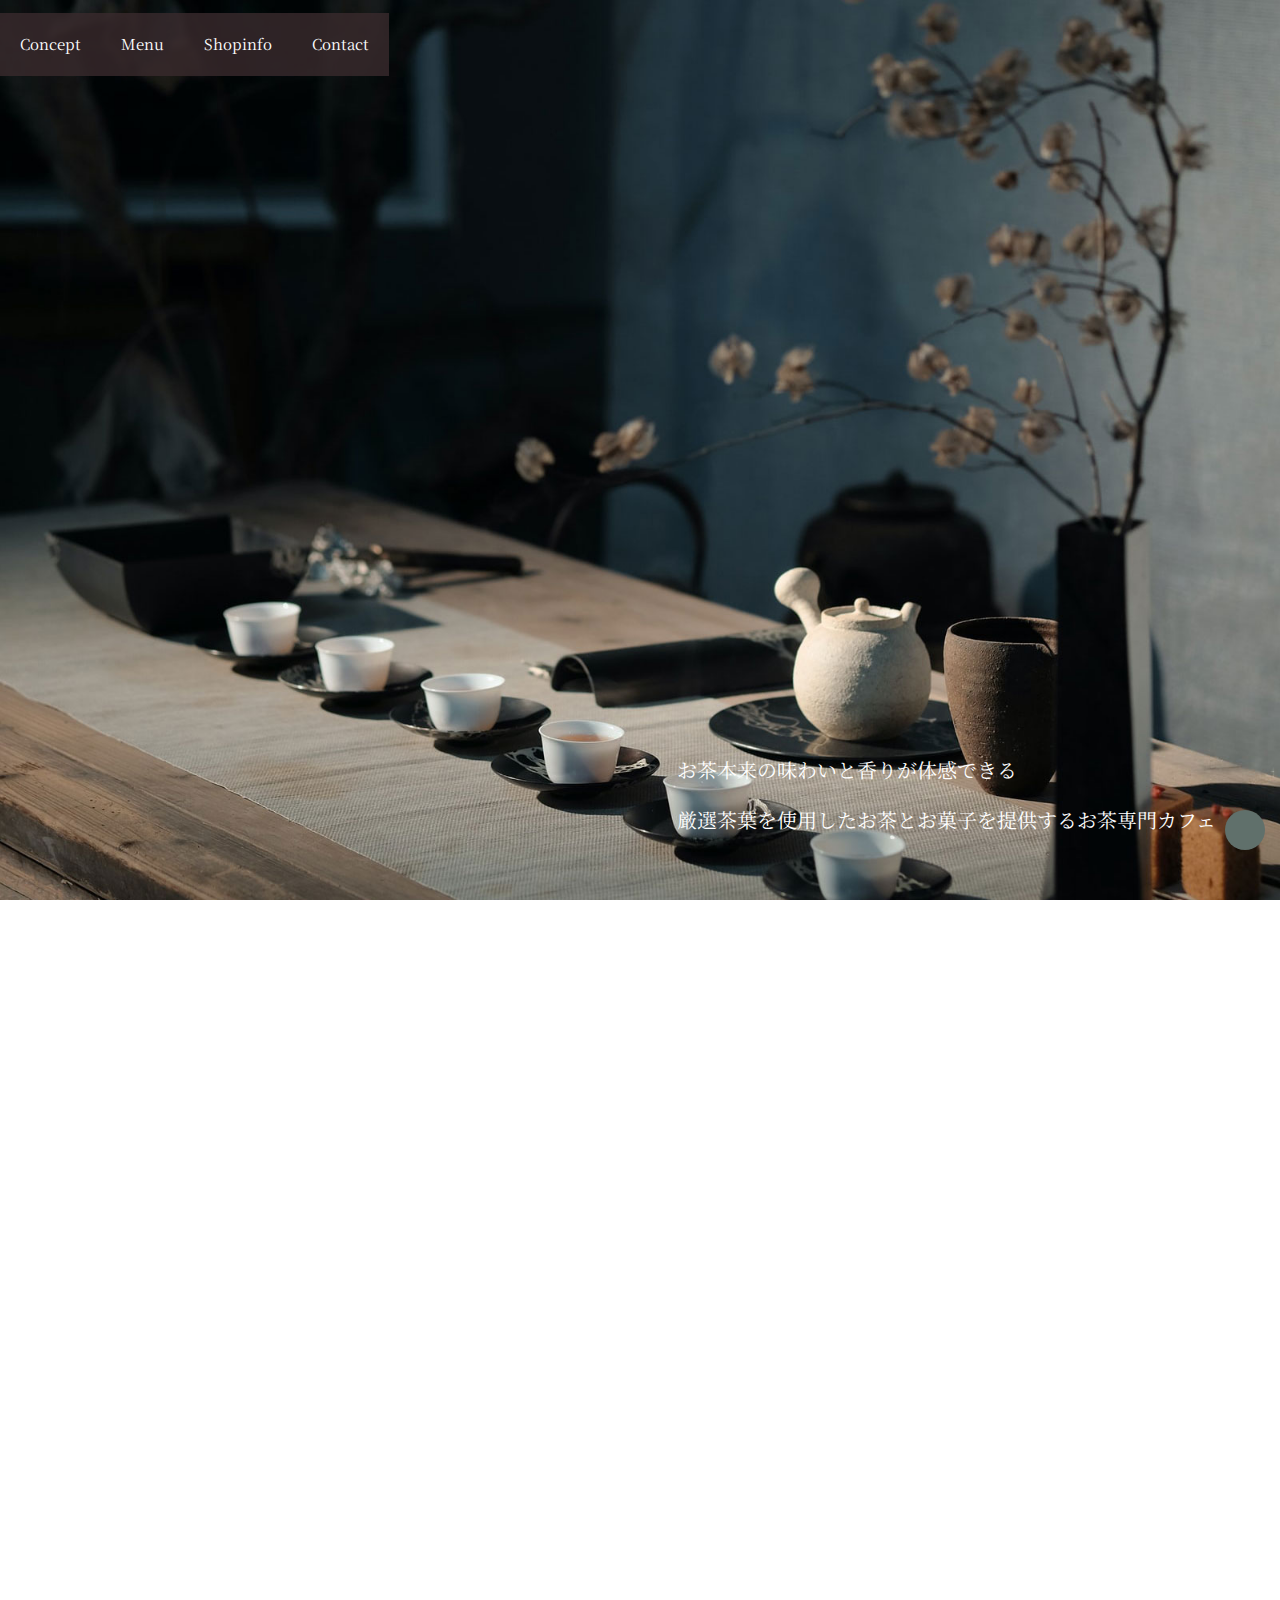
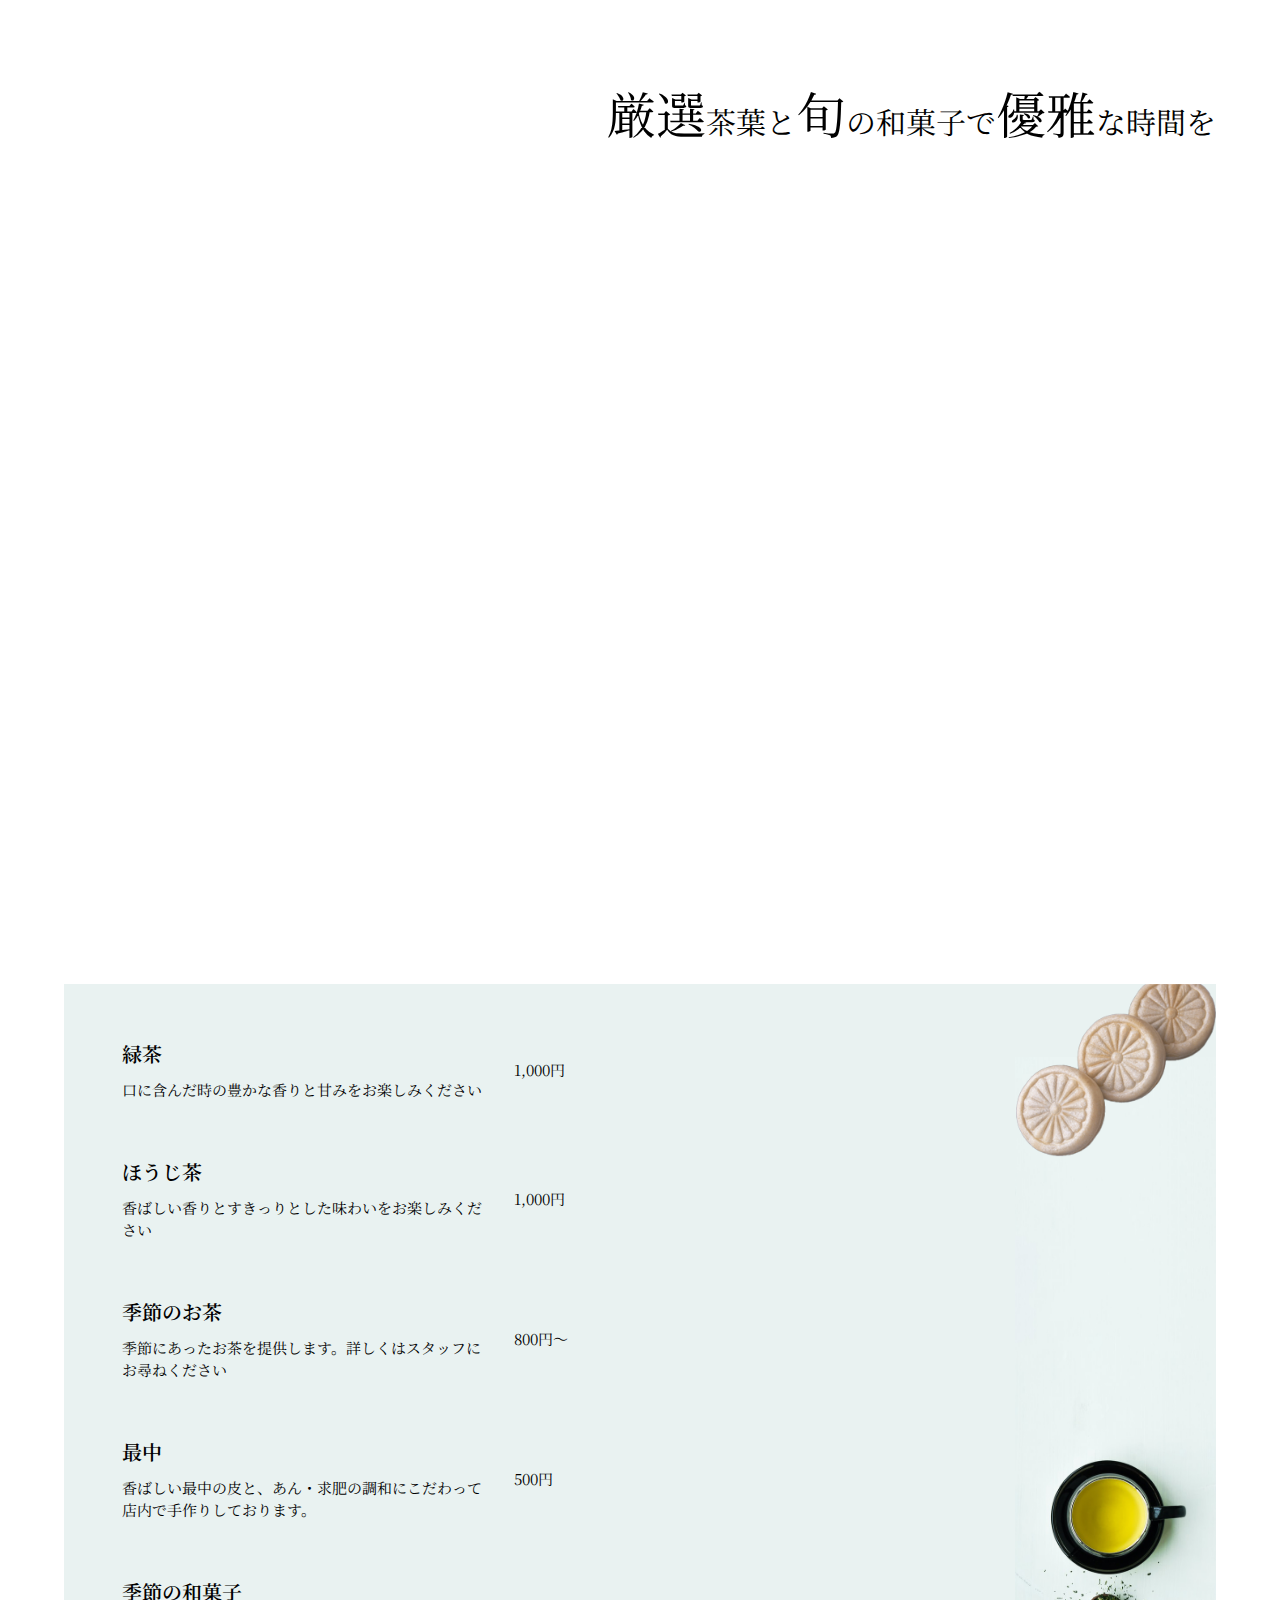
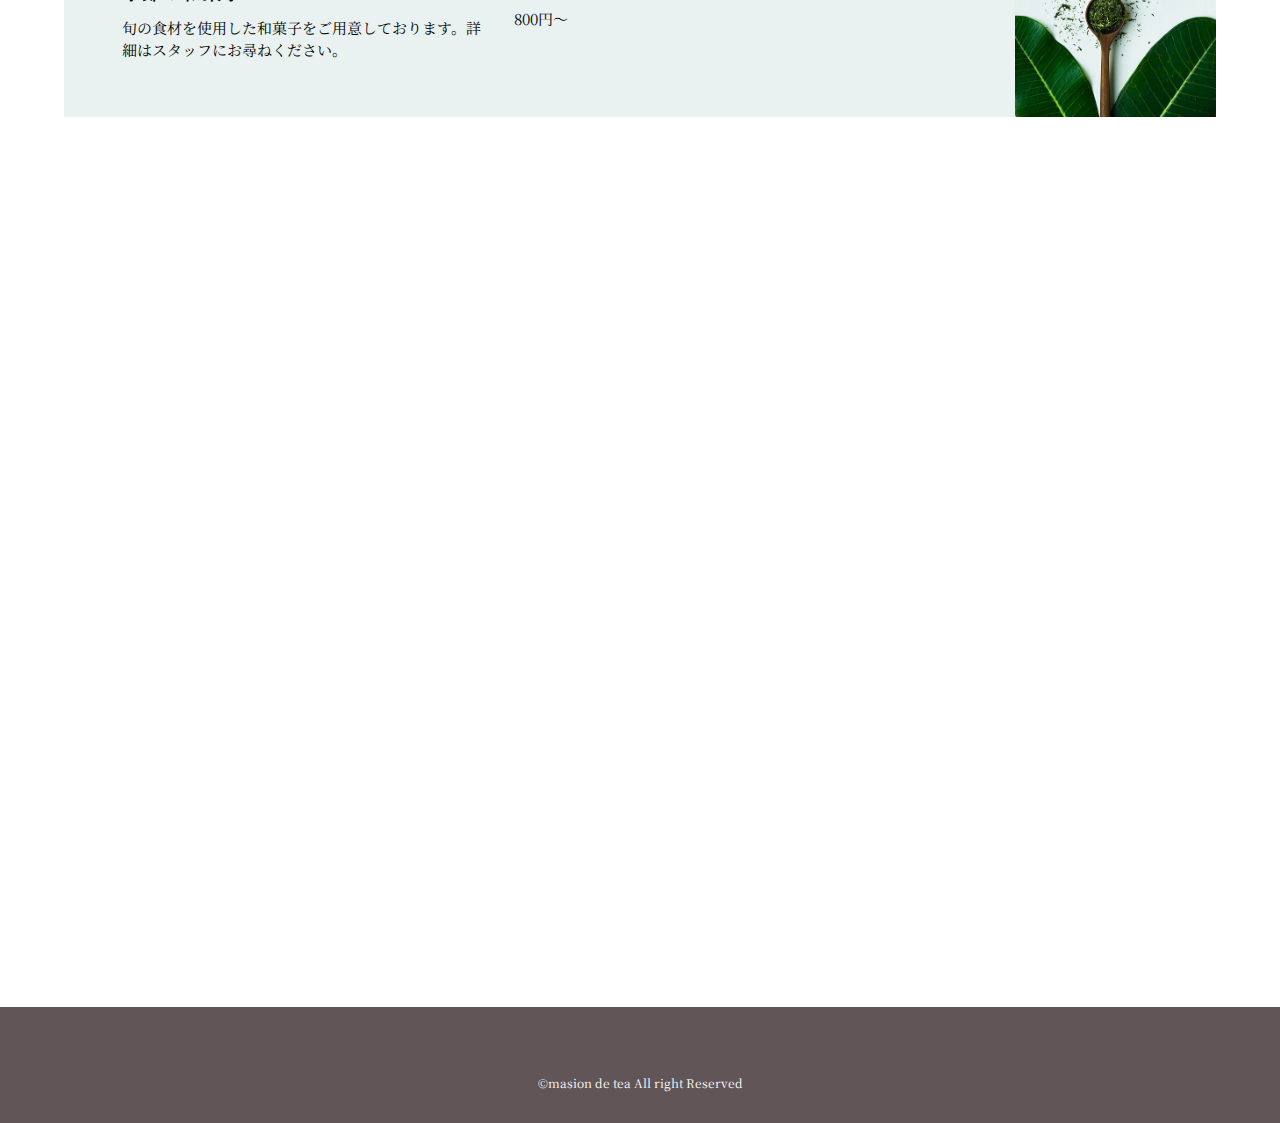
<file: index.html>
<!doctype html>
<html lang="ja">
<head>
<meta charset="UTF-8">
<meta name="viewport" content="width=device-width,initial-scale=1.0">
<meta http-equiv="X-UA-Compatible" content="IE=edge">
<meta name="format-detection" content="email=no,telephone=no,address=no">
<meta name="author" content="Masion de tea">
<meta name="description" content="季節のお茶と厳選した茶葉と旬の和菓子で優雅な時間をい過ごしください。季節限定の和菓子やお茶もご準備しております。
								  四季折々の味覚をお楽しみください。">
<!--シェアした時-->
<meta property="og:url" content="http://example.com/">
<meta property="og:type" content="website">
<meta property="og:title" content="Masion de tea">
<meta property="og:description" content="季節のお茶と厳選した茶葉と旬の和菓子で優雅な時間をい過ごしください。">
<meta property="og:image" content="http://example.com/images/ogp.jpg">
<title>Masion de tea｜メゾンドティー</title>
<!--ファビコン-->
<link rel="apple-touch-icon" sizes="152x152" href="image/apple-touch-icon.png">
<link rel="icon" type="image/png" sizes="32x32" href="image/favicon-32x32.png">
<link rel="icon" type="image/png" sizes="16x16" href="image/favicon-16x16.png">
<link rel="manifest" href="image/site.webmanifest">
<link rel="mask-icon" href="image/safari-pinned-tab.svg" color="#d7dae0">
<meta name="msapplication-TileColor" content="#d7dae0">
<meta name="theme-color" content="#9aa251">
<!--GoogleFont-->
<link rel="preconnect" href="https://fonts.googleapis.com">
<link rel="preconnect" href="https://fonts.gstatic.com" crossorigin>
<link href="https://fonts.googleapis.com/css2?family=Scheherazade+New&display=swap" rel="stylesheet">
<link rel="preconnect" href="https://fonts.googleapis.com">
<link rel="preconnect" href="https://fonts.gstatic.com" crossorigin>
<link href="https://fonts.googleapis.com/css2?family=Scheherazade+New&family=Shippori+Mincho:wght@600&display=swap" rel="stylesheet">
<link rel="preconnect" href="https://fonts.googleapis.com">
<link rel="preconnect" href="https://fonts.gstatic.com" crossorigin>
<link href="https://fonts.googleapis.com/css2?family=Noto+Serif+JP:wght@400;500;600;700&display=swap" rel="stylesheet">
<!--FontAwsome-->
<link rel="stylesheet" href="https://use.fontawesome.com/releases/v5.1.0/css/all.css" integrity="sha384-lKuwvrZot6UHsBSfcMvOkWwlCMgc0TaWr+30HWe3a4ltaBwTZhyTEggF5tJv8tbt" crossorigin="anonymous">
<!--CSSファイル-->
<link rel="stylesheet" href="css/normalize.css">
<link rel="stylesheet" href="css/style.css">
</head>
<body>
<!--	https://minamichan716.github.io/portfolio/-->
<header>
	<div class="headerBg">
	<div id="headerMenu">
	<nav id="gnav">
		<ul>
			<li><a href="#conceptArea">Concept</a></li>
			<li><a href="#menu">Menu</a></li>
			<li><a href="#shopInfo">Shopinfo</a></li>
			<li><a href="contact.html#headerMenu">Contact</a></li>
		</ul>
	</nav>
	</div><!--./headerMenu-->
	<h1 class="logo fade-in"><a href="#headerMenu"><img src="image/logo.svg" alt=""></a></h1>
	<div class="openbtn"><span></span><span></span><span></span></div>
	<div class="wrapper anime">	
		<p class="eachTextAnime" >お茶本来の味わいと香りが体感できる</p>
		<p class="eachTextAnime" >厳選茶葉を使用したお茶とお菓子を提供するお茶専門カフェ</p>
	</div>
	</div> <!--./headerBg-->
</header>
<main>
	<section id="conceptArea">
		<h3 class="wrapper fadein">Concept</h3>
		<p class="wrapper catchcopy"><span>厳選</span>茶葉と<span>旬</span>の和菓子で<span>優雅</span>な時間を</p>
	</section><!--/.concept-->
	<section id="menu">
	<h3 class="wrapper fadein">Season Menu</h3>
		<ul class="seasonMenu wrapper">
			<li class="limitedMenu fadein">
				<img src="image/wagashi.png" alt="">
				<div class="season">
					<h5>季節の和菓子</h5>
					<p>小豆のこし餡を、白餡と秋色の餡で包み秋を表現しました。</p>
				</div>
			</li>
			<li class="limitedMenu fadein">
				<img src="image/youkan.png" alt="">
				<div class="season">
					<h5>栗羊羹</h5>
					<p>裏ごしした栗と白餡を練り上げ、
						口の中で栗の風味がまろやかに広がる優しい味わいに仕上げました。
					</p>
				</div>
			</li>
			<li class="limitedMenu fadein">
				<img src="image/ginger.png" alt="">
				<div class="season">
					<h5>ジンジャーティー</h5>
					<p>血管を拡げて血行を促し、体を温める働きがあるため、冷えの改善や風邪のひき始めの悪寒に役立ちます。
					</p>
				</div>
			</li>
			<li class="limitedMenu fadein">
				<img src="image/mint.png" alt="">
				<div class="season">
					<h5>ミントティー</h5>
					<p>清涼感が心地良いミントティーは、リフレッシュしたいときにおすすめです。</p>
				</div>
			</li>
		</ul>	
		<h3 class="wrapper fadein">Menu</h3>
		<div class="menuBg wrapper" >
		<img class="monaka" src="image/monaka.png" alt="">
		<img class="greenTea" src="image/greentea22.jpg" alt="">
		<div class="menuList">
			<div class="menuText inner">
				<div class="item">緑茶</div>
				<p class="itemDes">口に含んだ時の豊かな香りと甘みをお楽しみください</p>
			</div>
			<div class="menuPrice">
				<p class="price">1,000円</p>
			</div> <!--./menuPrice  -->
		</div>
		<div class="menuList">
			<div class="menuText inner">
				<div class="item">ほうじ茶</div>
				<p class="itemDes">香ばしい香りとすきっりとした味わいをお楽しみください</p>
			</div>
			<div class="menuPrice ">
				<p class="price">1,000円</p>
			</div> <!--./menuPrice  -->
		</div>
		<div class="menuList">
			<div class="menuText inner">
				<div class="item">季節のお茶</div>
				<p class="itemDes">季節にあったお茶を提供します。詳しくはスタッフにお尋ねください</p>
			</div>
			<div class="menuPrice">
				<p class="price">800円〜</p>
			</div> <!--./menuPrice  -->
		</div>
		<div class="menuList">
			<div class="menuText inner">
				<div class="item">最中</div>
				<p class="itemDes">香ばしい最中の皮と、あん・求肥の調和にこだわって店内で手作りしております。</p>
			</div>
			<div class="menuPrice">
				<p class="price">500円</p>
			</div> <!--./menuPrice  -->
		</div>
			<div class="menuList">
					<div class="menuText inner">
						<div class="item">季節の和菓子</div>
						<p class="itemDes">旬の食材を使用した和菓子をご用意しております。詳細はスタッフにお尋ねください。</p>
					</div>
					<div class="menuPrice">
						<p class="price">800円〜</p>
					</div> <!--./menuPrice  -->
			</div>
		</div><!--/.menuBg-->
	</section><!--#.menu-->
	<section id="shopInfo">
		<h3 class="wrapper fadein">Shopinfo</h3>
		<div class="detail wrapper">
		<dl>
			<div class="detailList inner">
				<dt>住所</dt>
				<dd>神戸市中央区京町67番地</dd>
			</div>
			<div class="detailList inner ">
				<dt>営業時間</dt>
				<dd>11:00～22:00  ( LO 21:30)</dd>
			</div>
			<div class="detailList inner">
				<dt>定休日</dt>
				<dd>無休 ※年末年始を除く</dd>
			</div>
			<div class="detailList inner">
				<dt>電話番号</dt>
				<dd>0120-123-123</dd>
			</div>
				
			<div class="detailList inner">
				<dt>席数</dt>
				<dd>店内12席 / 個室3　 計15席</dd>
			</div>
			<div class="detailList inner">
				<dt>アクセス</dt>
				<dd>JR西日本 神戸線 <br> 三ノ宮駅より徒歩12分</dd>
			</div>
		</dl>
			<!--GoogleMap-->
			<iframe src="https://www.google.com/maps/embed?pb=!1m18!1m12!1m3!1d209963.19815218914!2d135.20267500127994!3d34.68815186252302!2m3!1f0!2f0!3f0!3m2!1i1024!2i768!4f13.1!3m3!1m2!1s0x60008efbd89bef3f%3A0xda6fb2fcc3879f34!2z5Ym16YCg56S-44Oq44Kr44Os44Oz44OI44K544Kv44O844Or5LiJ5a6u5qCh!5e0!3m2!1sja!2sjp!4v1634187655131!5m2!1sja!2sjp" width="100%" height="600" style="border:0;" allowfullscreen="" loading="lazy"></iframe>
		</div> <!--/.detail-->
	</section><!--/.shopInfo-->
</main> <!--/.main-->
<footer>
	<p class="copyright"><small>&copy;masion de tea All right Reserved</small></p>
	<p class="pagetop" style="display: block;">
	<a href="#headerMenu"><i class="fas fa-chevron-up"></i></a>
	</p>
</footer>
<!--Jquery-->
<script src="https://code.jquery.com/jquery-3.4.1.min.js" integrity="sha256-CSXorXvZcTkaix6Yvo6HppcZGetbYMGWSFlBw8HfCJo=" crossorigin="anonymous">
</script>
<!--自作のJS-->
<script src="js/script.js"></script>
</body>
</html>
</file>
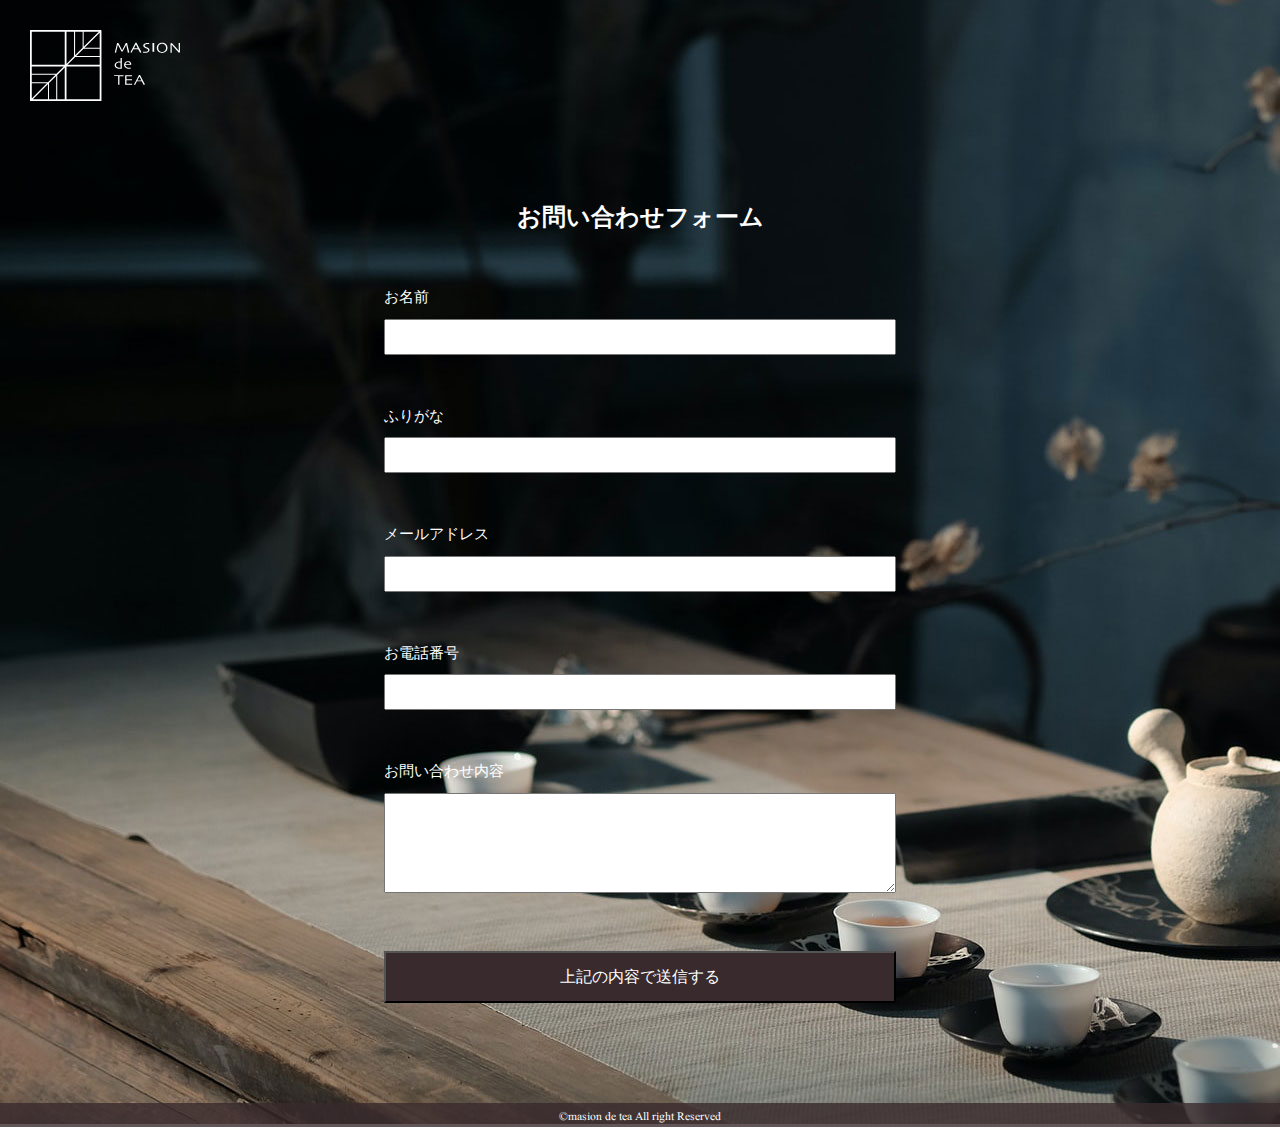
<file: contact.html>
<!doctype html>
<html lang="ja">
<head>
<meta charset="UTF-8">
<meta name="viewport" content="width=device-width,initial-scale=1.0">
<meta http-equiv="X-UA-Compatible" content="IE=edge">
<meta name="format-detection" content="email=no,telephone=no,address=no">
<meta name="author" content="Sample Cafe">
<meta name="description" content="季節のお茶と厳選した茶葉と旬の和菓子で優雅な時間をい過ごしください。">
<!--シェアした時-->
<meta property="og:url" content="http://example.com/">
<meta property="og:type" content="website">
<meta property="og:title" content="Sample Cafe">
<meta property="og:description" content="季節のお茶と厳選した茶葉と旬の和菓子で優雅な時間をい過ごしください。">
<meta property="og:image" content="http://example.com/images/ogp.jpg">
<title>お問い合わせフォーム｜Masion de Tea</title>
<!--ファビコン-->
<link rel="apple-touch-icon" sizes="152x152" href="image/apple-touch-icon.png">
<link rel="icon" type="image/png" sizes="32x32" href="image/favicon-32x32.png">
<link rel="icon" type="image/png" sizes="16x16" href="image/favicon-16x16.png">
<link rel="manifest" href="image/site.webmanifest">
<link rel="mask-icon" href="image/safari-pinned-tab.svg" color="#5bbad5">
<meta name="msapplication-TileColor" content="#da532c">
<meta name="theme-color" content="#ffffff">
<!--GoogleFont-->
<link rel="preconnect" href="https://fonts.googleapis.com">
<link rel="preconnect" href="https://fonts.gstatic.com" crossorigin>
<link href="https://fonts.googleapis.com/css2?family=Scheherazade+New&display=swap" rel="stylesheet">
<link rel="preconnect" href="https://fonts.googleapis.com">
<link rel="preconnect" href="https://fonts.gstatic.com" crossorigin>
<link href="https://fonts.googleapis.com/css2?family=Scheherazade+New&family=Shippori+Mincho:wght@600&display=swap" rel="stylesheet">

<link rel="stylesheet" href="css/normalize.css">
<link rel="stylesheet" href="css/contact.css">
</head>
<body>
	<header>
		<div id="headerMenu">
		<!-- <nav id="gnav">
			<ul>
				<li><a href="#conceptArea">Concept</a></li>
				<li><a href="#menu">Menu</a></li>
				<li><a href="#shopInfo">Shopinfo</a></li>
				<li><a href="#contact">Contact</a></li>
			</ul>
		</nav> -->
		</div><!--./headerMenu-->
		<h1 class="logo"><a href=" https://minamichan716.github.io/mesiondetea/index.html"><img src="image/logo.svg" alt=""></a></h1>
		<div class="openbtn"><span></span><span></span><span></span></div>
	</header>


	<section　id="contactForm" class="cfwrapper">
	<h2>お問い合わせフォーム</h2>
	
	<form action="example.php" method="post" name="contact-form">
		<dl>
			 <dt><label for="name">お名前</label></dt>
			 <dd><input type="name" name="name" id="name"></dd>
		 </dl>
		 <dl>
			 <dt><label for="furigana">ふりがな</label></dt>
			 <dd><input type="furigana" name="furigana" id="furigana"></dd>
		 </dl>
		 <dl>
			 <dt><label for="mail">メールアドレス</label></dt>
			 <dd><input type="mail" name="mail" id="mail"></dd>
		 </dl>
		 <dl>
			 <dt><label for="phone">お電話番号</label></dt>
			 <dd><input type="phone" name="phone" id="phone"></dd>
		 </dl>
		 <dl>
			 <dt><label for="conatct">お問い合わせ内容</label></dt>
			 <dd><textarea name="contact" id="contact"　placeholder="メッセージを入力してください"></textarea></dd>
		</dl>
		 <button type="submit"><span>上記の内容で</span>送信<span>する</span></button>
		
		
	</form>	
		
	
	</section>
	
	


	
	
<footer>
	<p><small>&copy;masion de tea All right Reserved</small></p>
	
	</footer>
	<script src="js/script.js"></script>
</body>
</html>
</file>
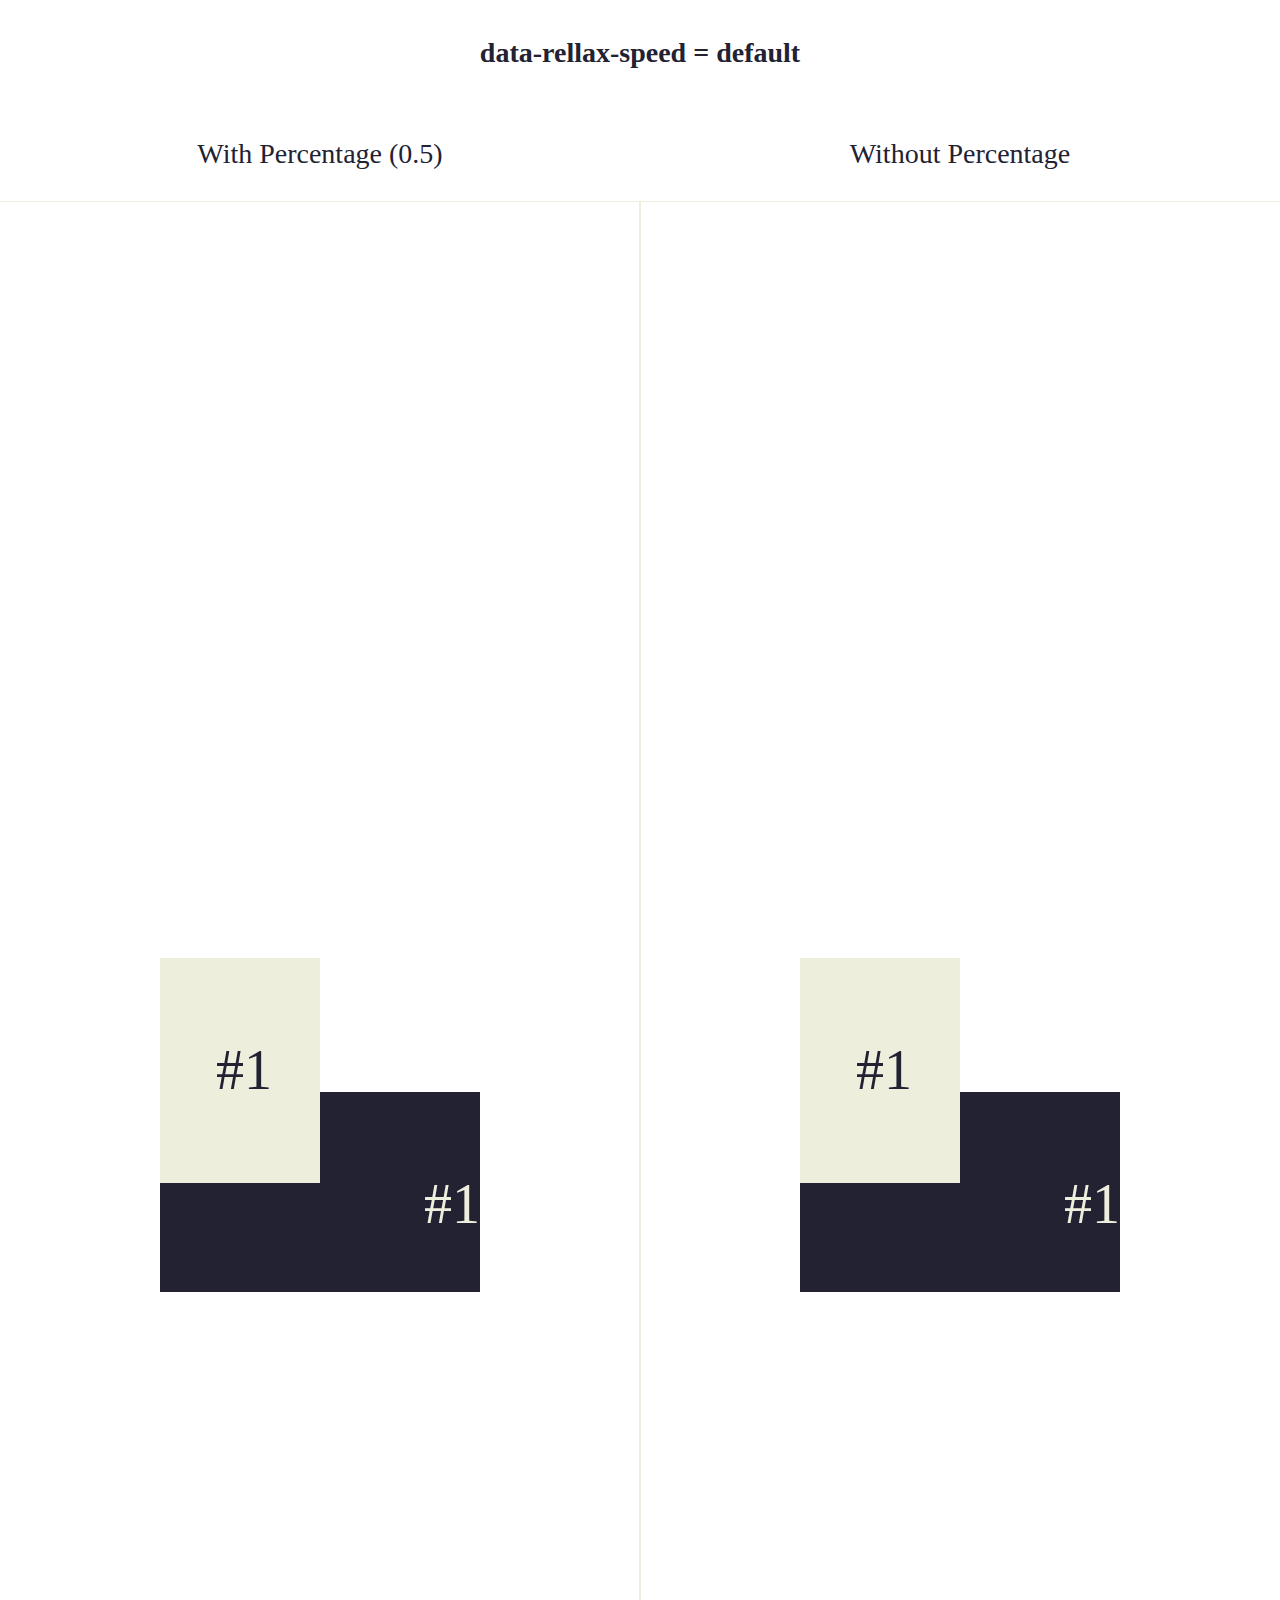
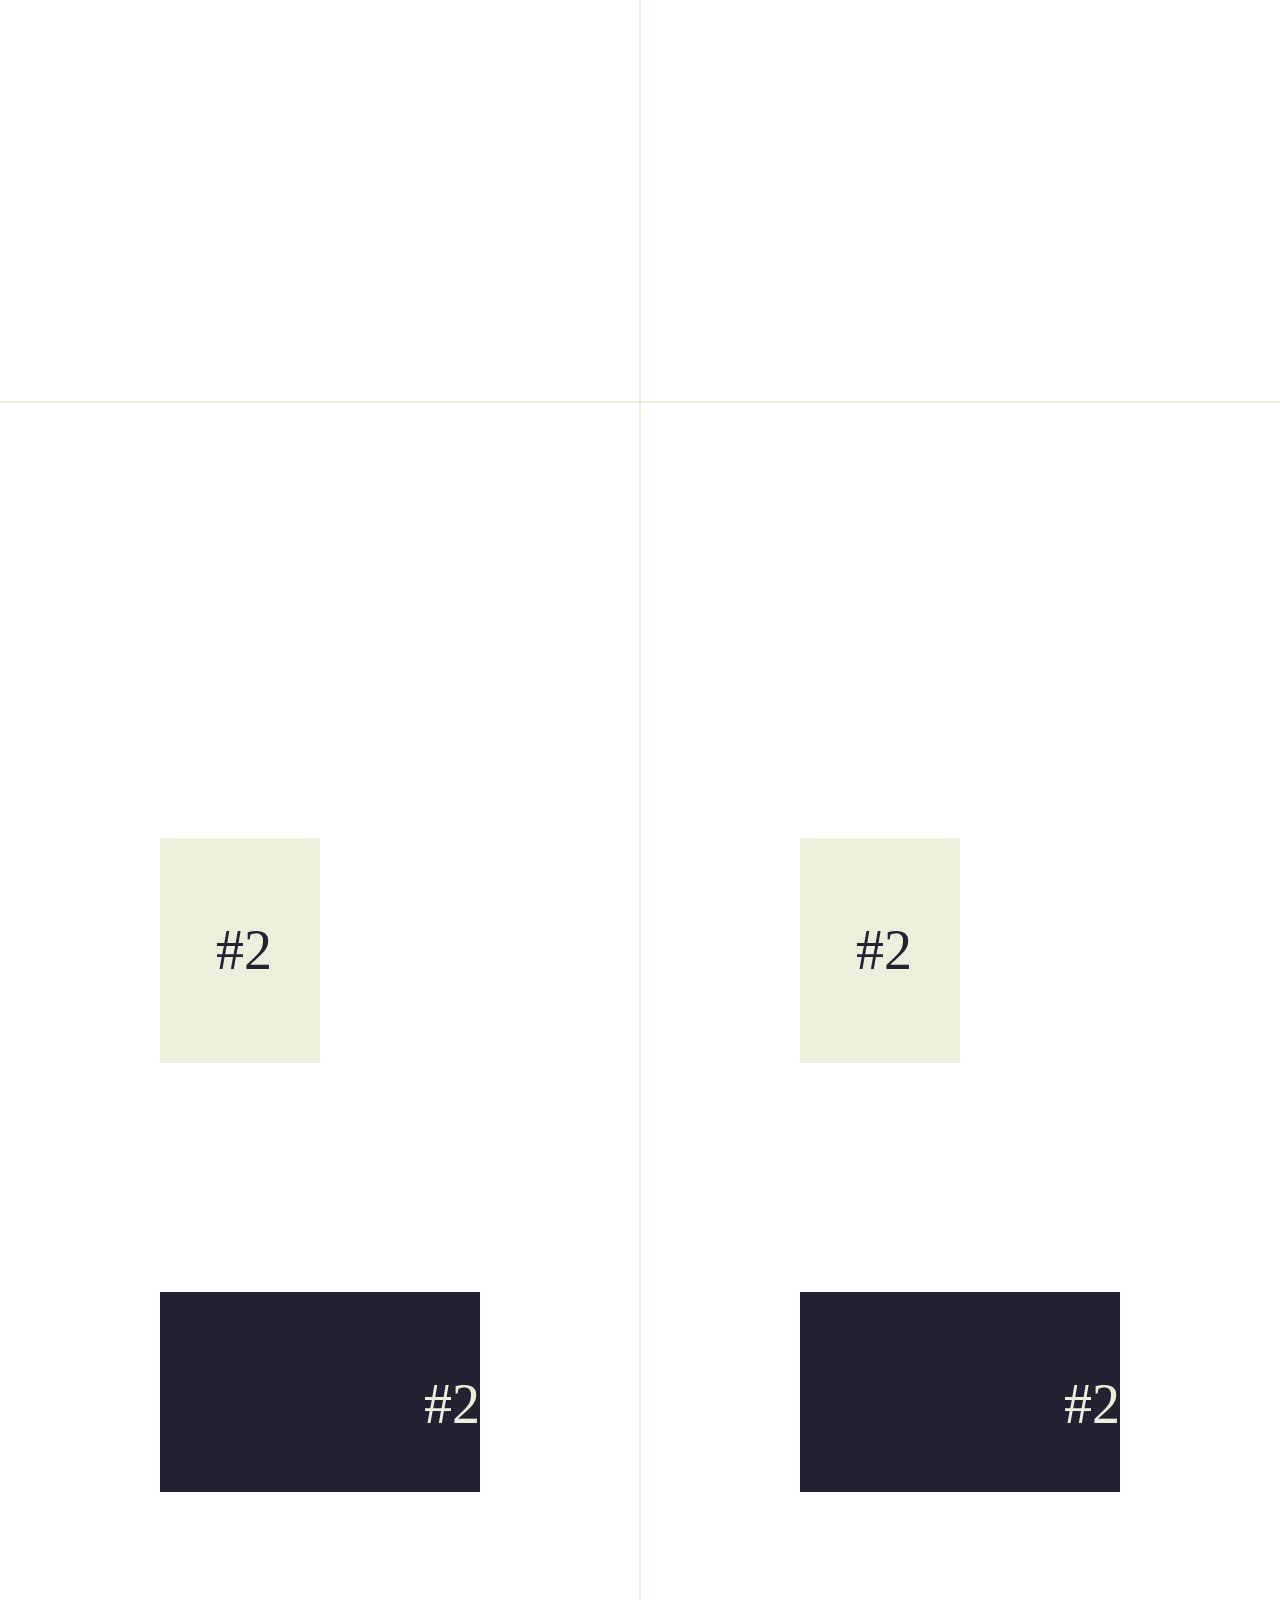
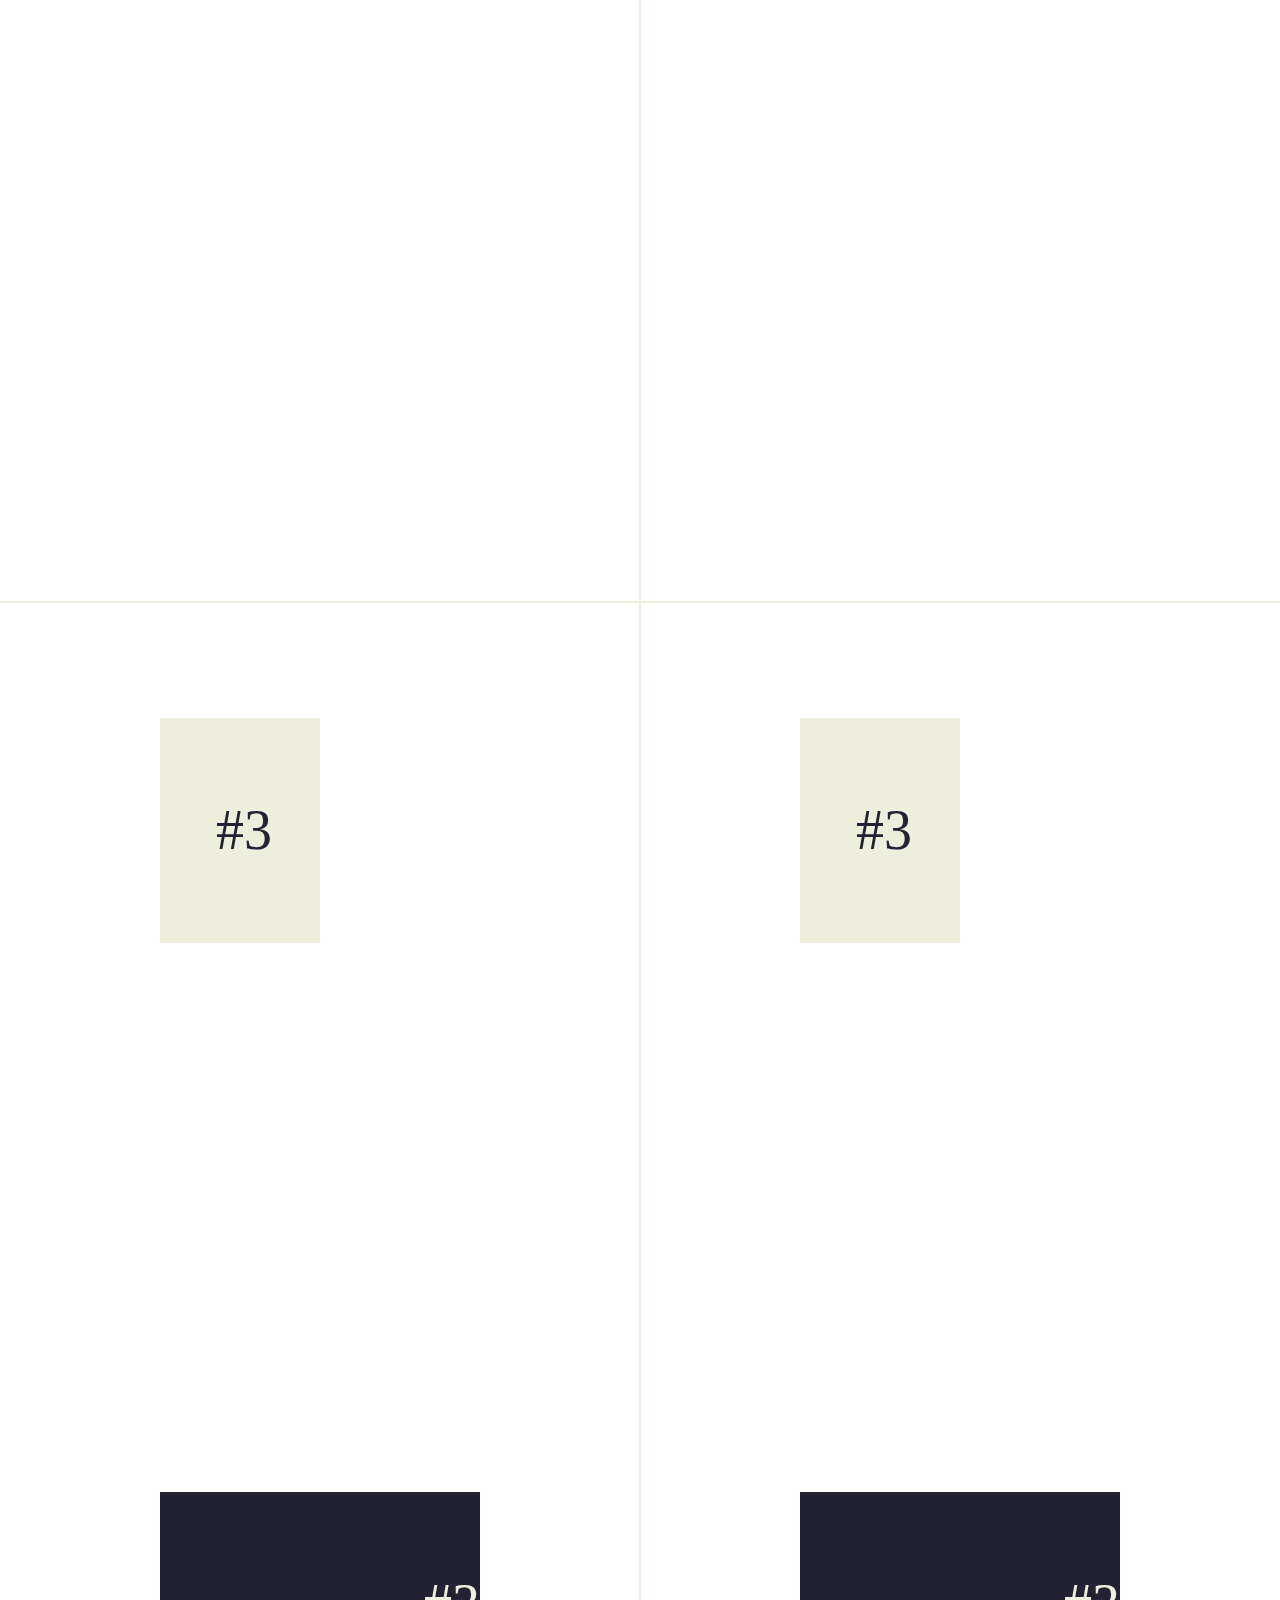
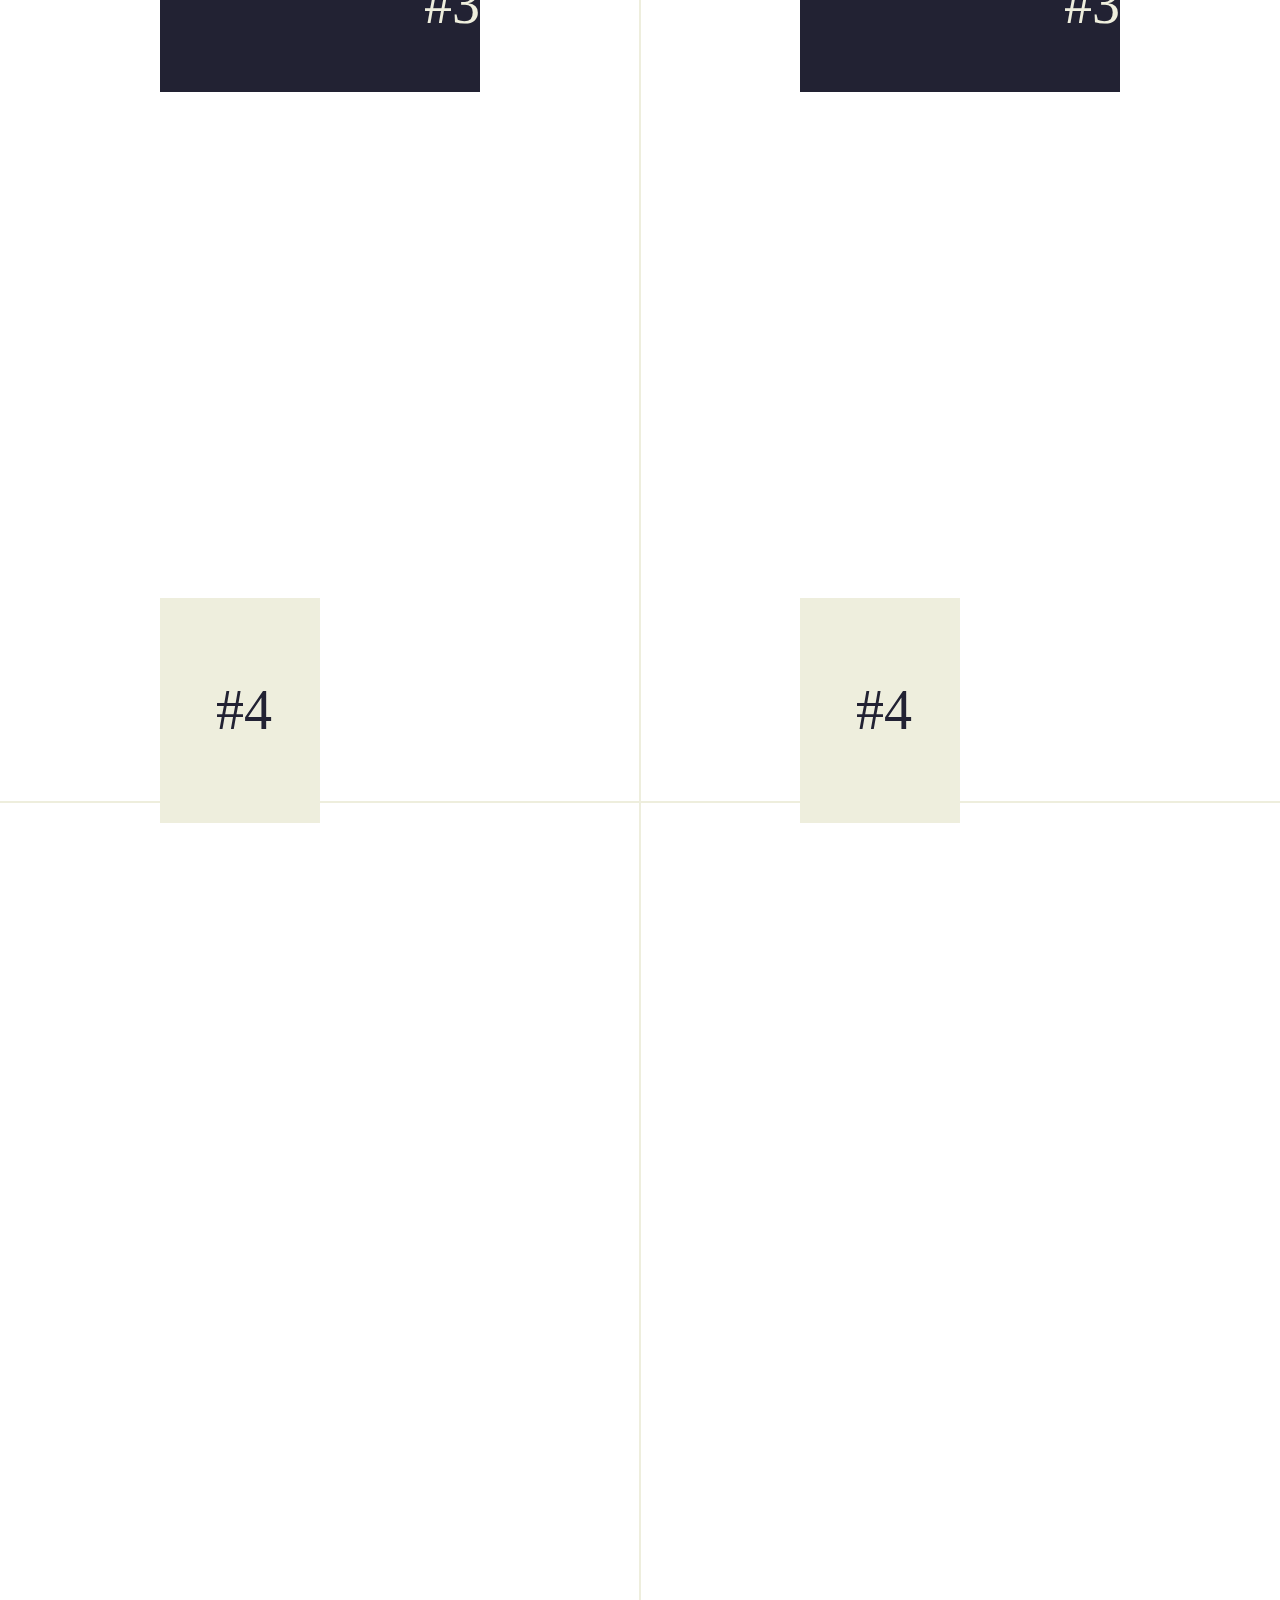
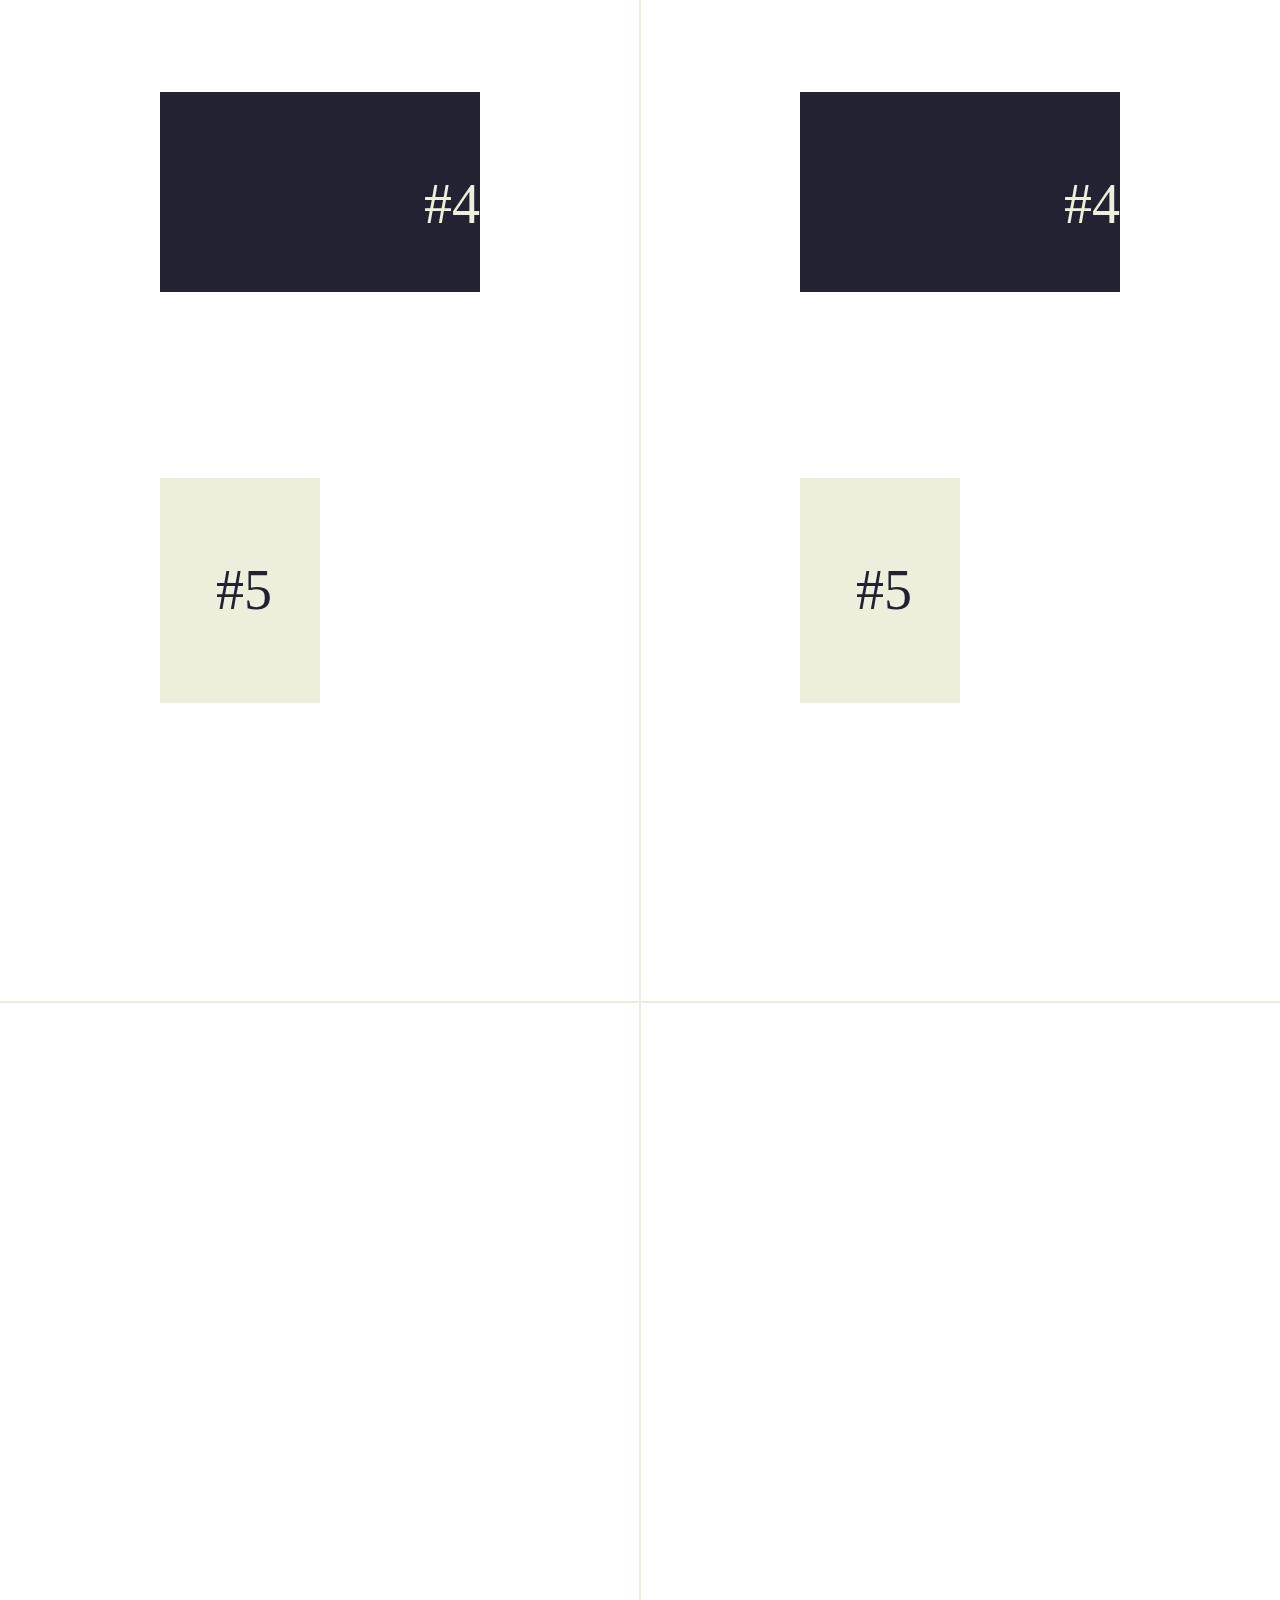
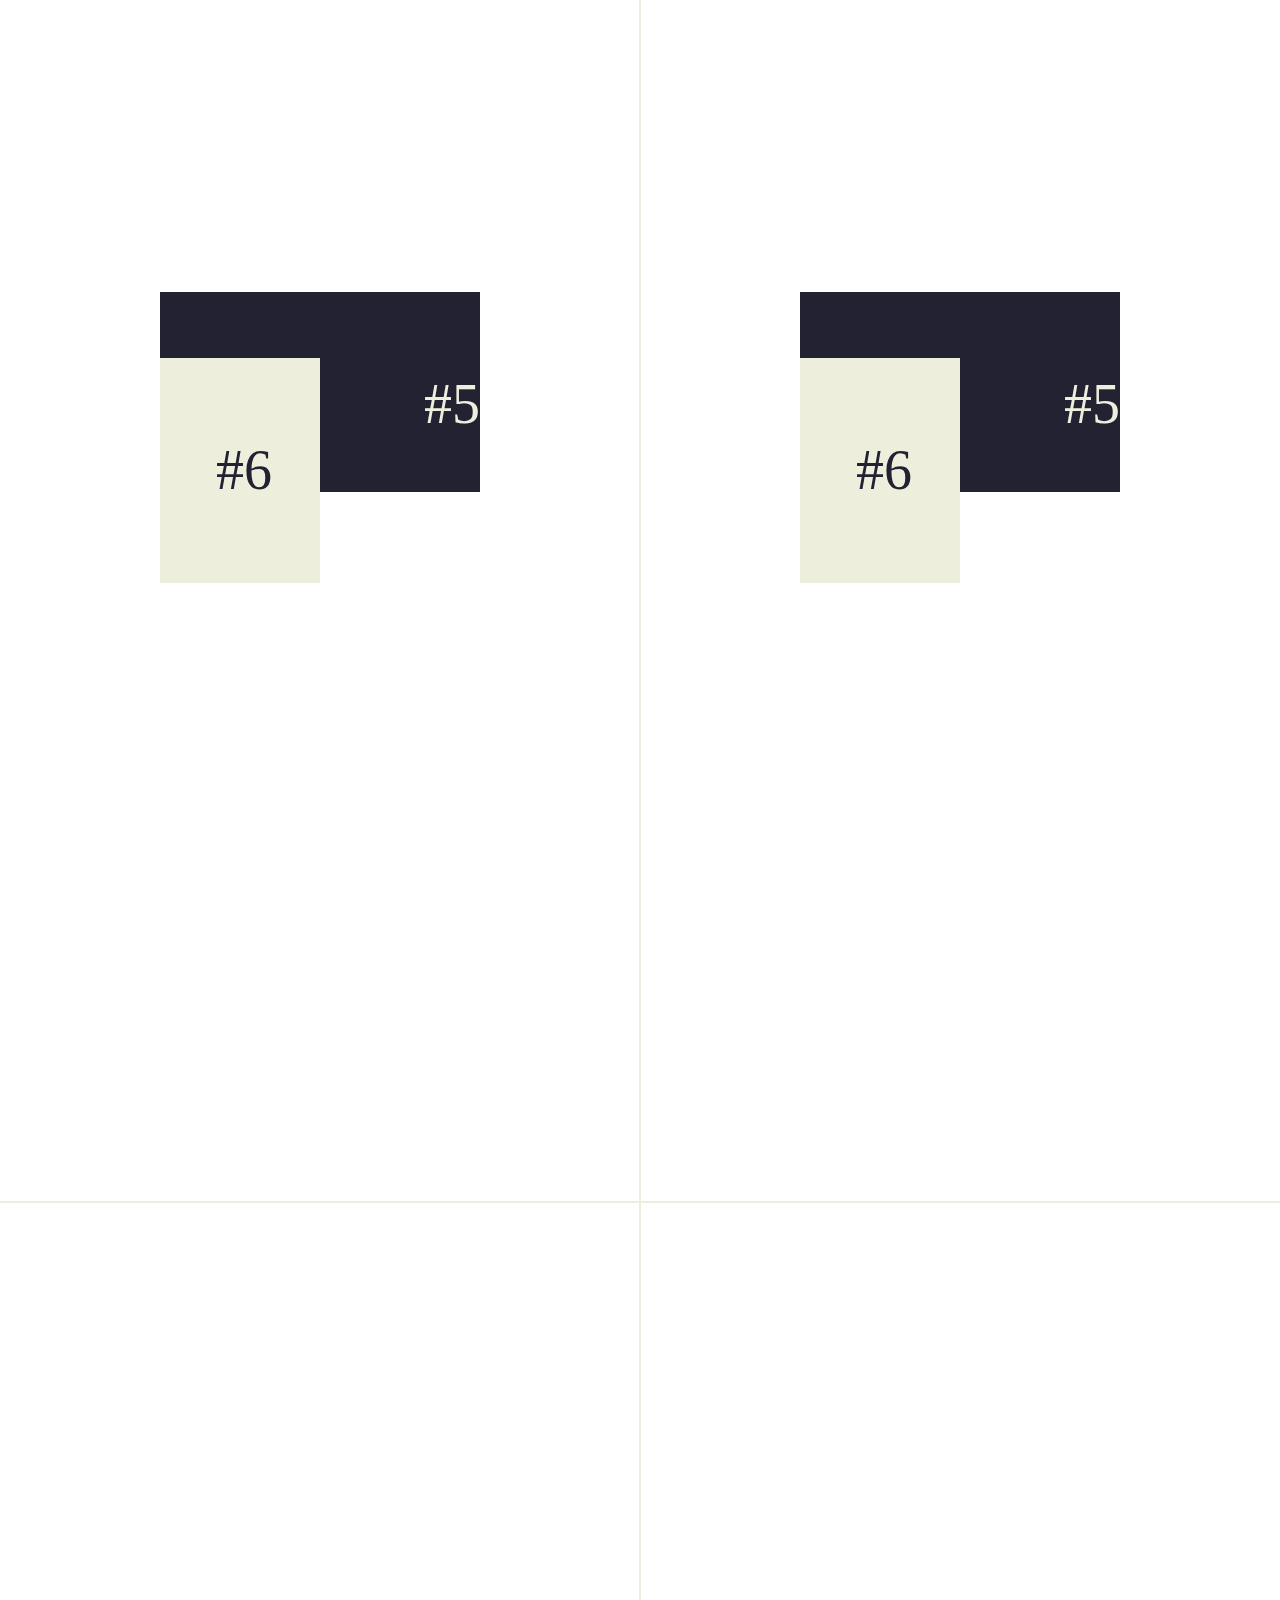
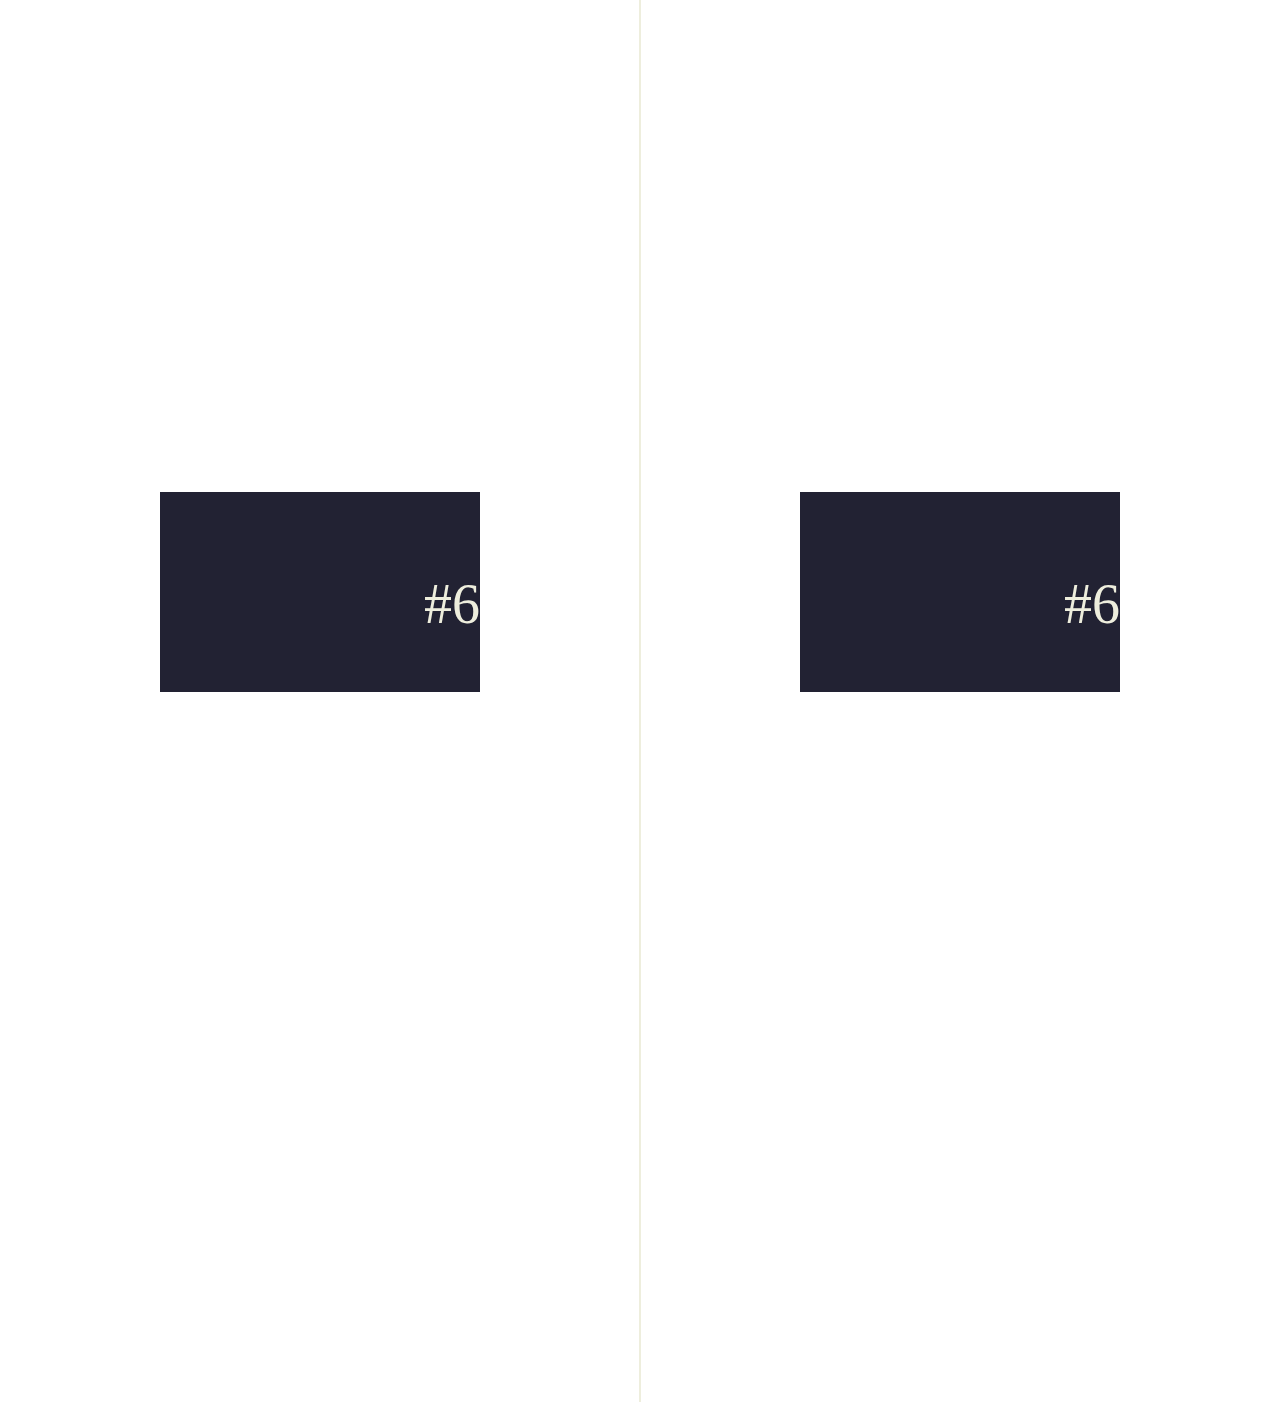
<file: rellax-master/tests/center.html>
<!DOCTYPE html>
<html lang="en">
<head>
	<meta charset="UTF-8">
	<meta name="viewport" content="width=device-width, initial-scale=1.0">
	<meta http-equiv="X-UA-Compatible" content="IE=edge">
	<title></title>
	<style>
		html, body{
			color: #223;
			font-size: 21pt;
			margin: 0; padding: 0;
		}
		nav{
			font-size: 21pt;
			line-height: 1.5em;
			position: fixed;
			bottom: 0; left: 0;
		}
		nav a{ color: inherit; }

		.col{
			text-align: center;
			width: 50%;
			float: left;
			box-sizing: border-box;
		}

		h4{ text-align: center;}

		.container{
			display: flex;
			align-items: center;
			outline: 1px solid #eed;
			font-size: 42pt;
			/*padding: 37.5vh 12.5vw;*/
			padding: 0 12.5vw;
			height: 200vh;
		}
		.block{
			background: #223;
			color: #eed;
			line-height: 25vh;
			text-align: right;
			/*padding: 0 42pt;*/
			margin-top: 20vh;
			height: 200px;
			width: 400px;
			position: relative;
		}
		span{
			background: #eed;
			color: #223;
			line-height: 25vh;
			text-align: left;
			padding: 0 42pt;
			display: block;
			width: 50%;
			position: absolute;
			top: 0; left: 0;
			box-sizing: border-box;
		}
	</style>
</head>
<body>
	<h4>data-rellax-speed = default</h4>
	<section>
		<div class="col">
			<br>With Percentage (0.5) <br><br>
			<div id="21" class="container"><div class="block">#1<span class="rellax" data-rellax-percentage="0.5">#1</span></div></div>
			<div id="22" class="container"><div class="block">#2<span class="rellax" data-rellax-percentage="0.5">#2</span></div></div>
			<div id="23" class="container"><div class="block">#3<span class="rellax" data-rellax-percentage="0.5">#3</span></div></div>
			<div id="24" class="container"><div class="block">#4<span class="rellax" data-rellax-percentage="0.5" style="transition: transform 10s cubic-bezier(0,1,.5,1);">#4</span></div></div>
			<div id="25" class="container"><div class="block">#5<span class="rellax" data-rellax-percentage="0.5" style="transition: transform 10s cubic-bezier(0,1,.5,1);">#5</span></div></div>
			<div id="26" class="container"><div class="block">#6<span class="rellax" data-rellax-percentage="0.5" style="transition: transform 10s cubic-bezier(0,1,.5,1);">#6</span></div></div>
		</div>
		<div class="col">
			<br>Without Percentage <br><br>
			<div id="21" class="container"><div class="block">#1<span class="rellax" style="transition: transform 10s cubic-bezier(0,1,.5,1);">#1</span></div></div>
			<div id="22" class="container"><div class="block">#2<span class="rellax" style="transition: transform 10s cubic-bezier(0,1,.5,1);">#2</span></div></div>
			<div id="23" class="container"><div class="block">#3<span class="rellax" style="transition: transform 10s cubic-bezier(0,1,.5,1);">#3</span></div></div>
			<div id="24" class="container"><div class="block">#4<span class="rellax">#4</span></div></div>
			<div id="25" class="container"><div class="block">#5<span class="rellax">#5</span></div></div>
			<div id="26" class="container"><div class="block">#6<span class="rellax">#6</span></div></div>
		</div>
	</section>

	<!-- Scripts -->
	<script src="../rellax.js"></script>
	<script>
		var rellax = new Rellax('.rellax', {center: true});
	</script>
</body>
</html>
</file>
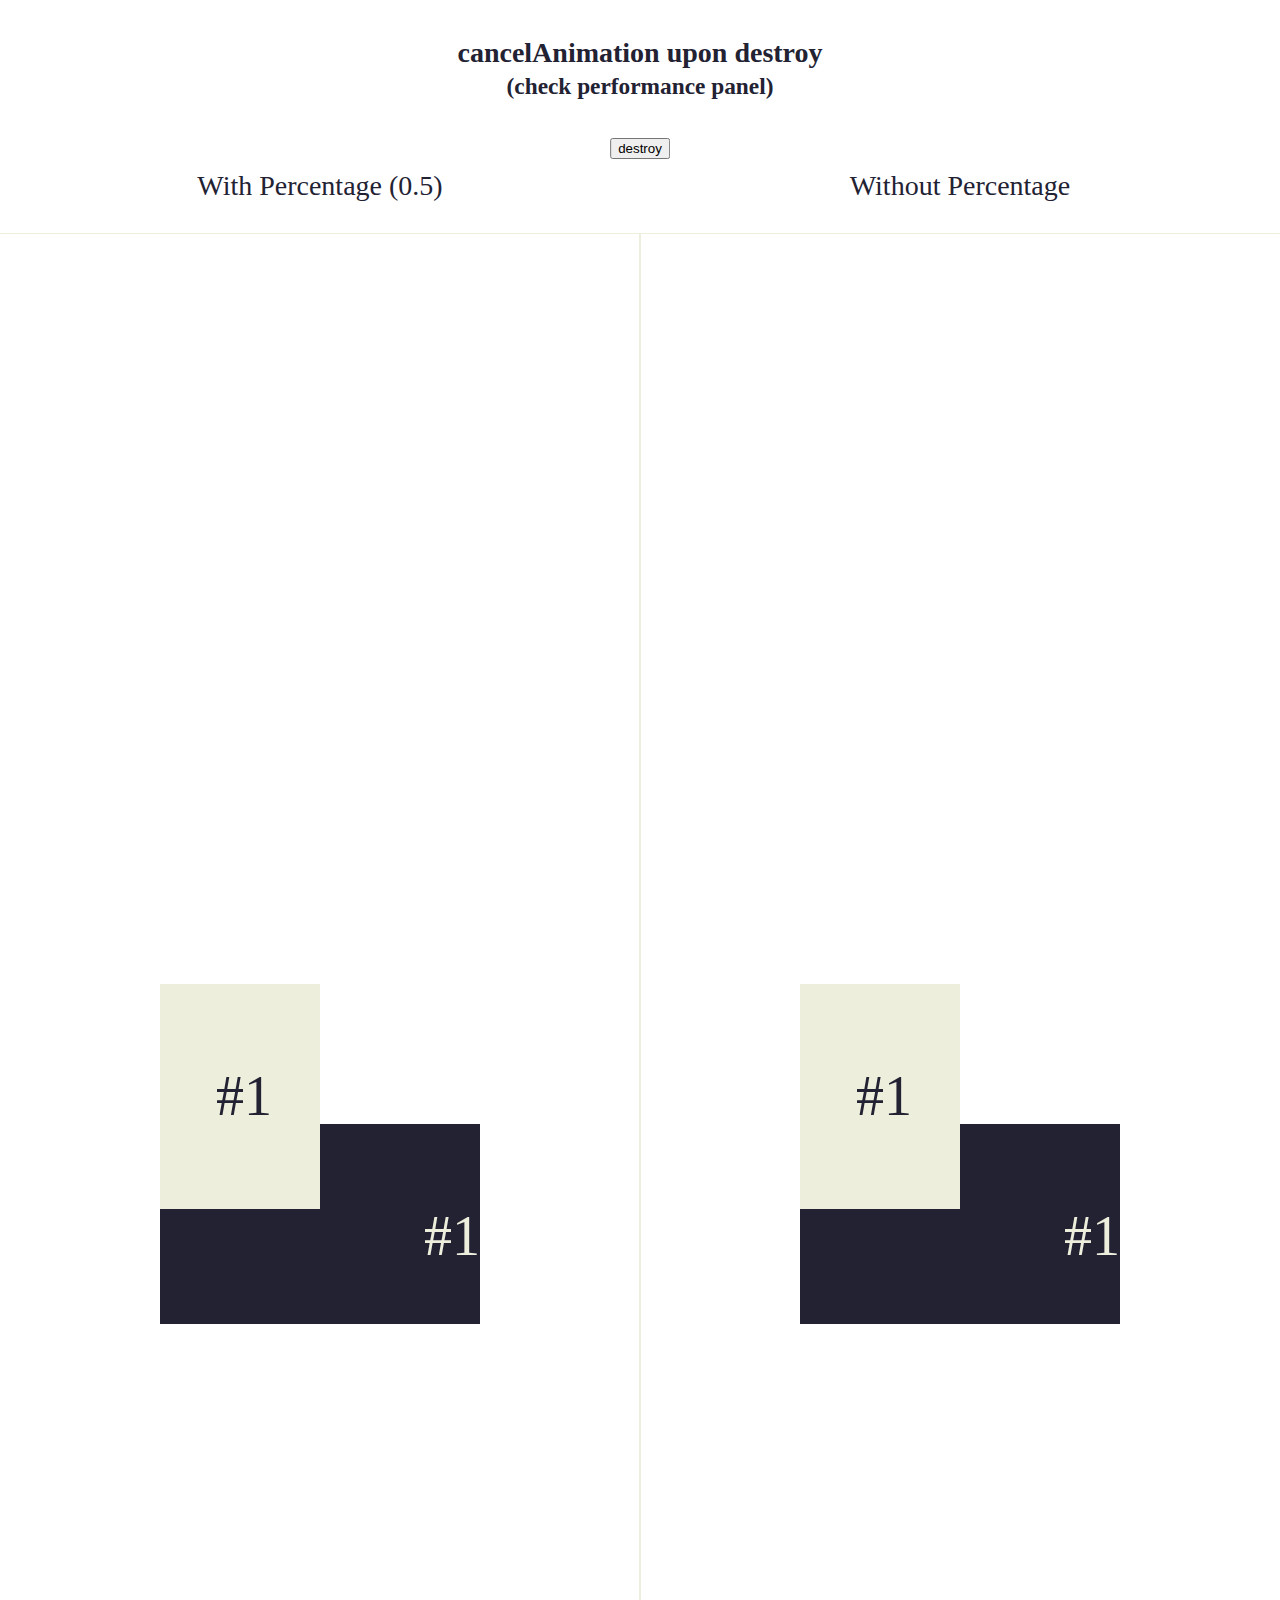
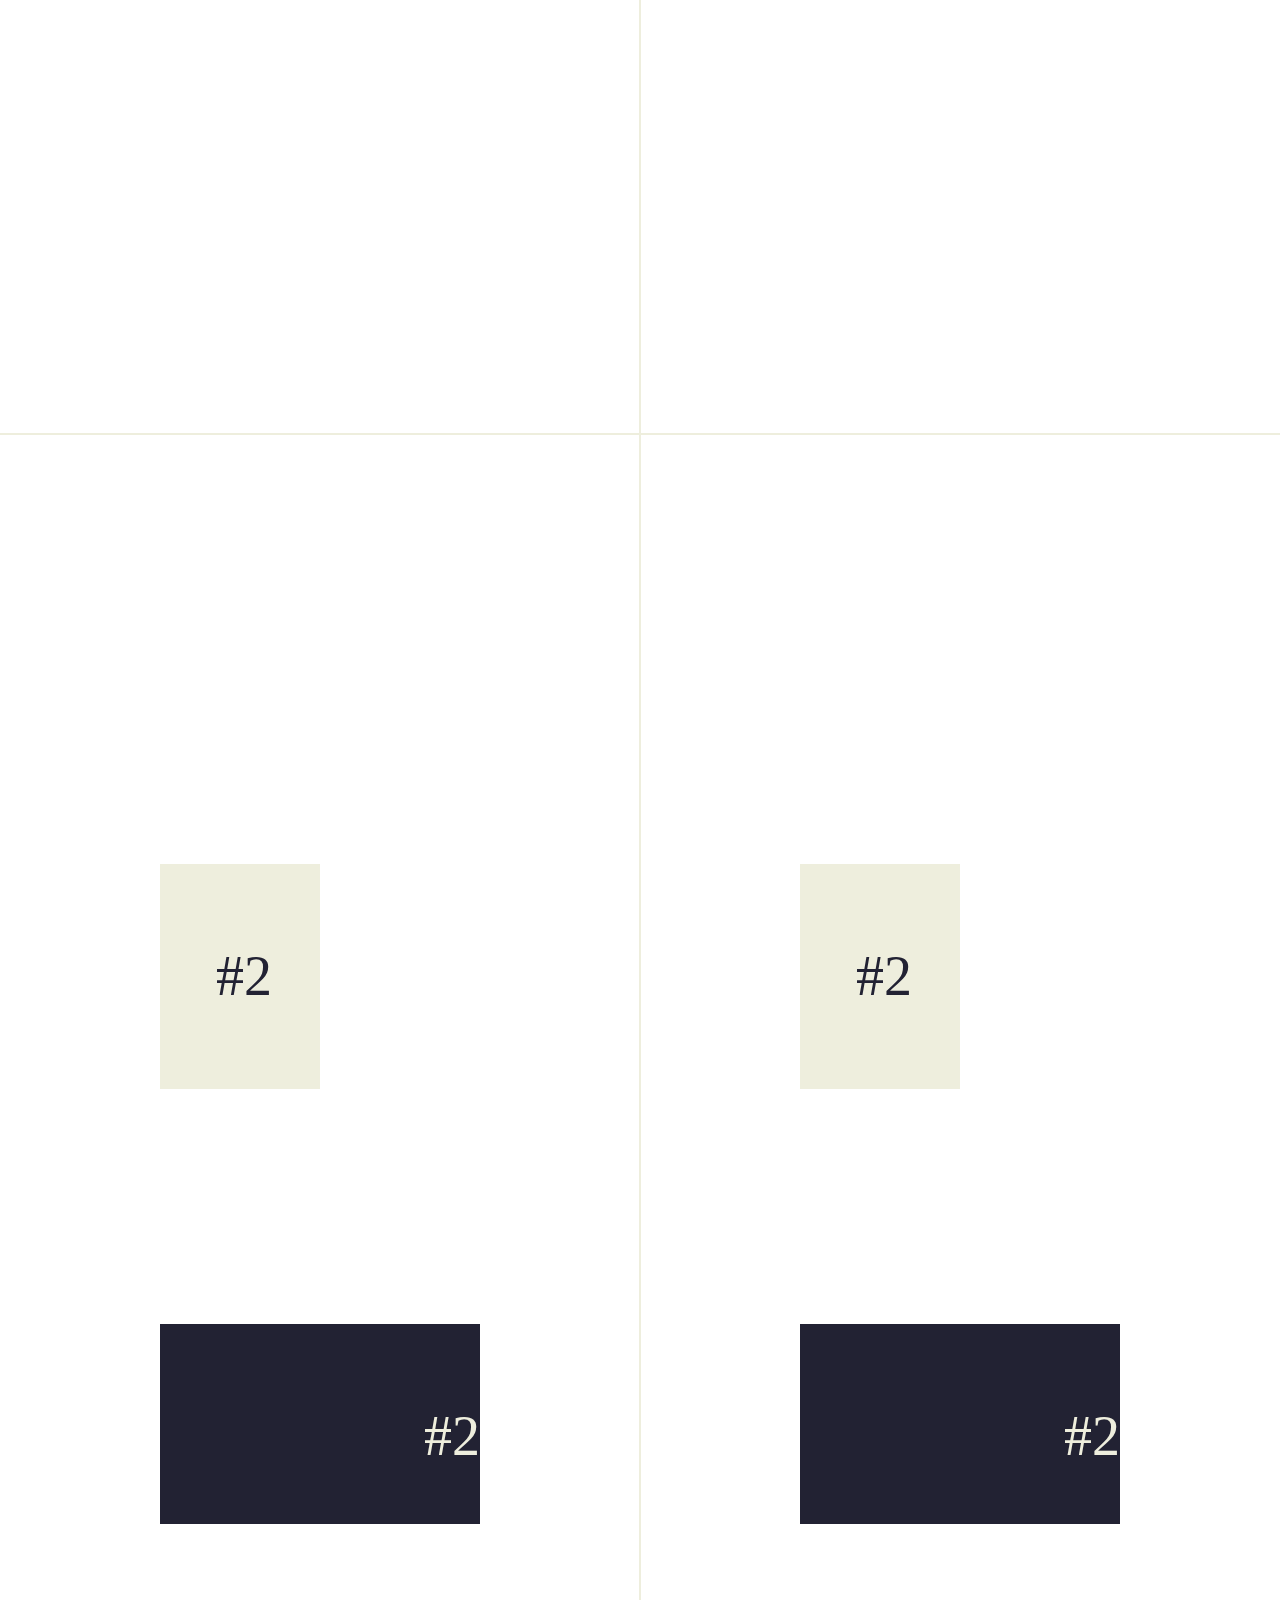
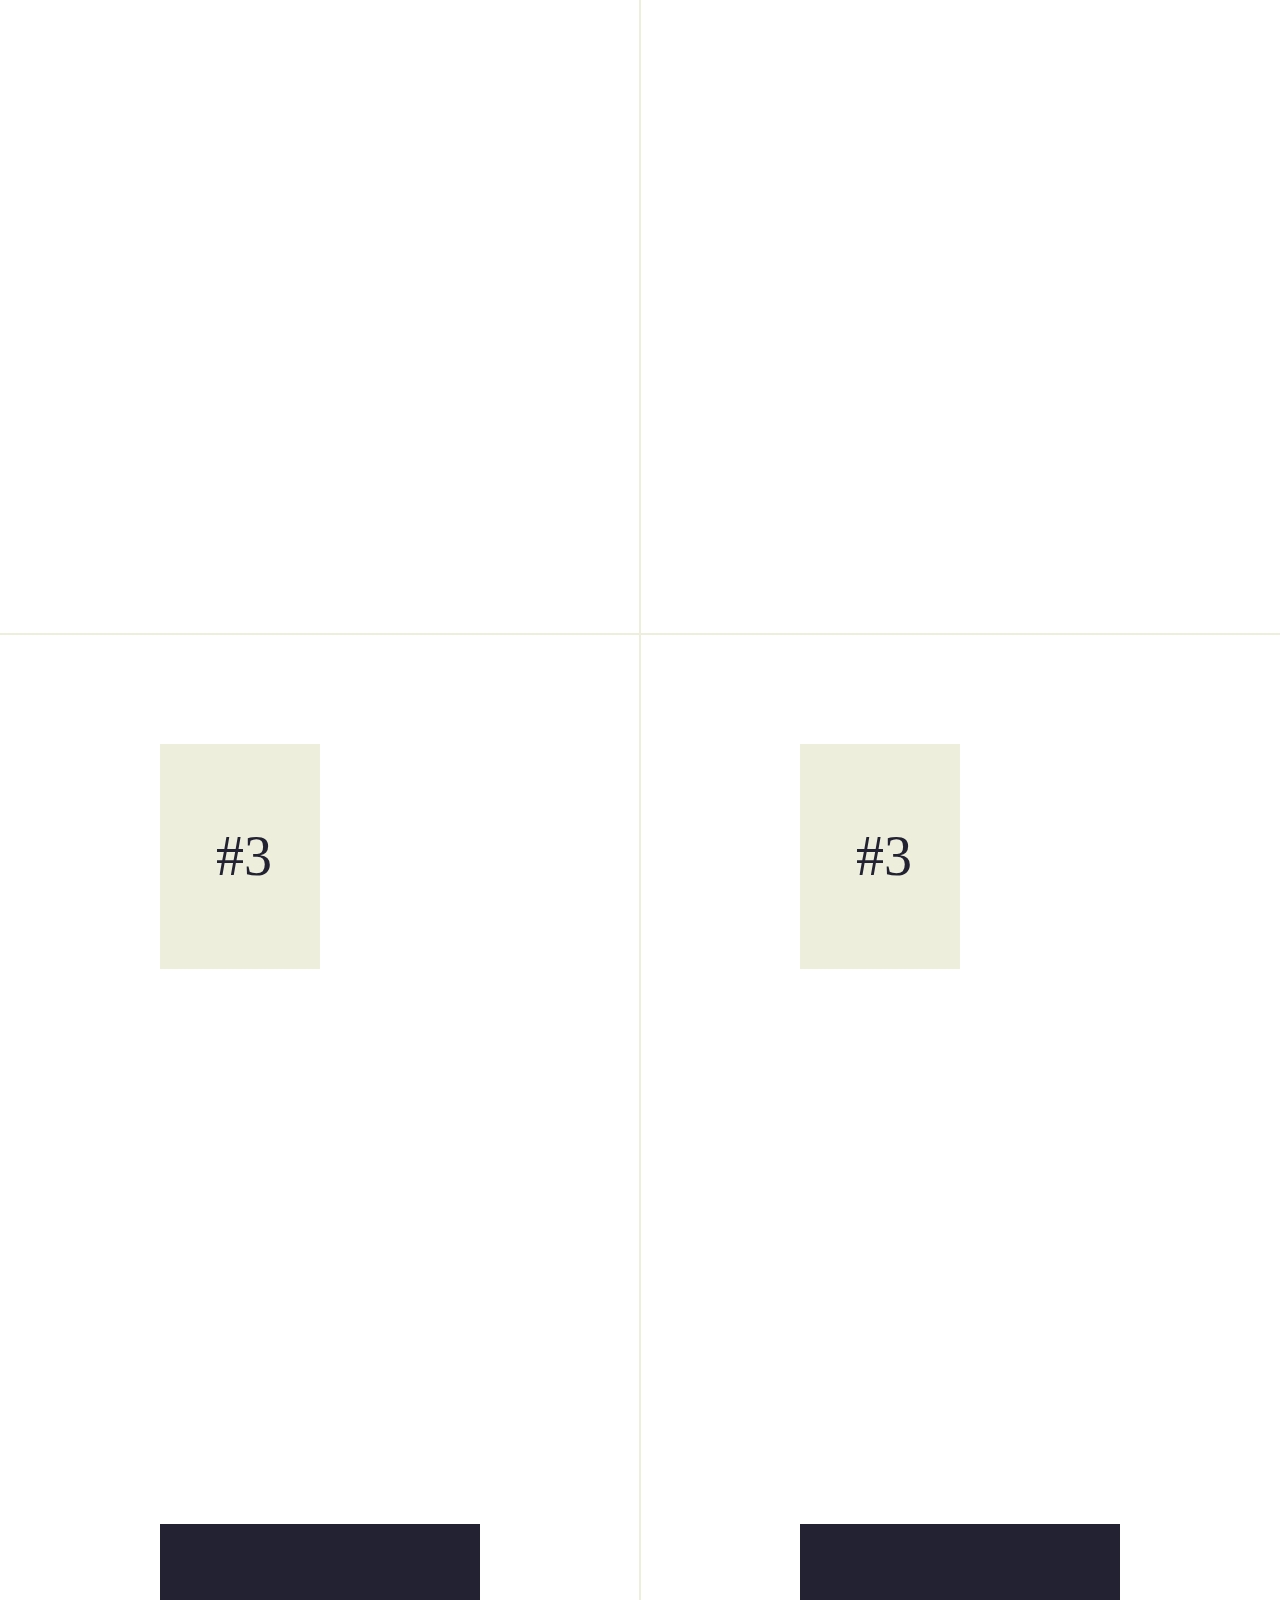
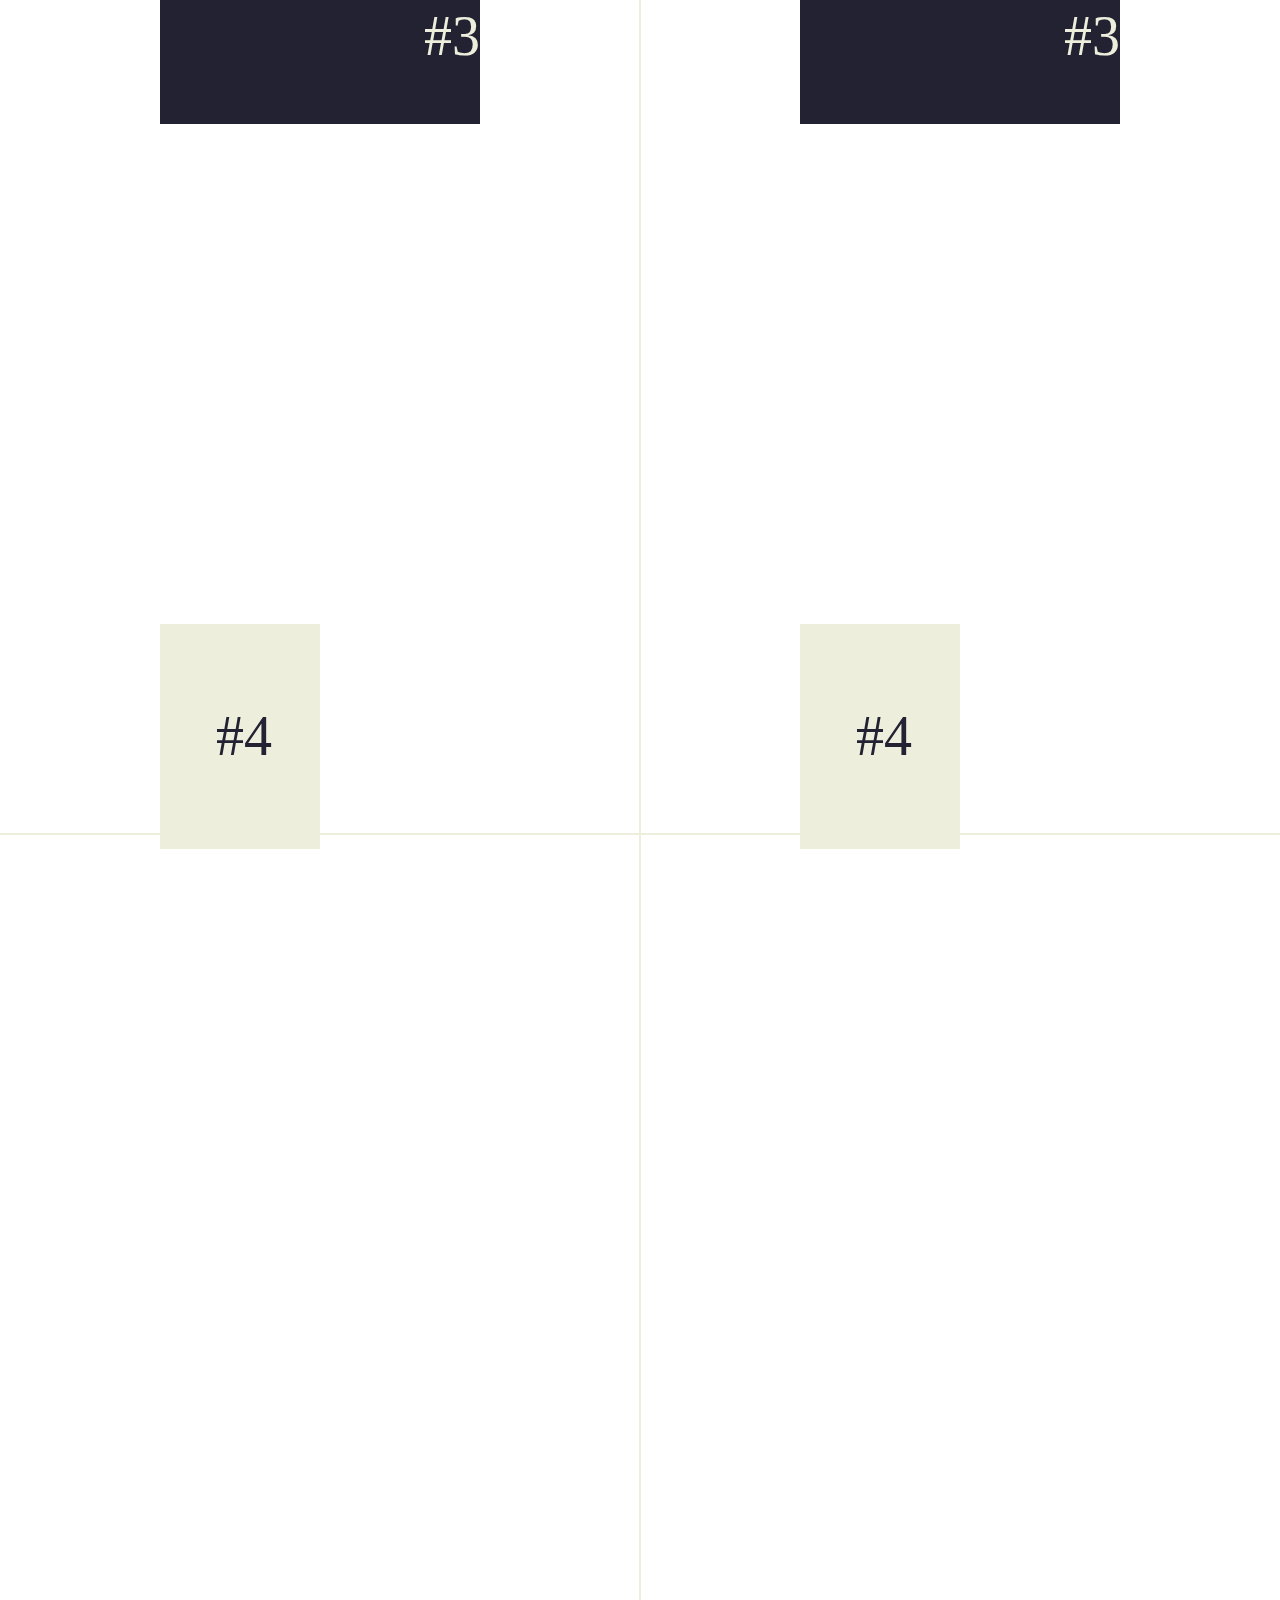
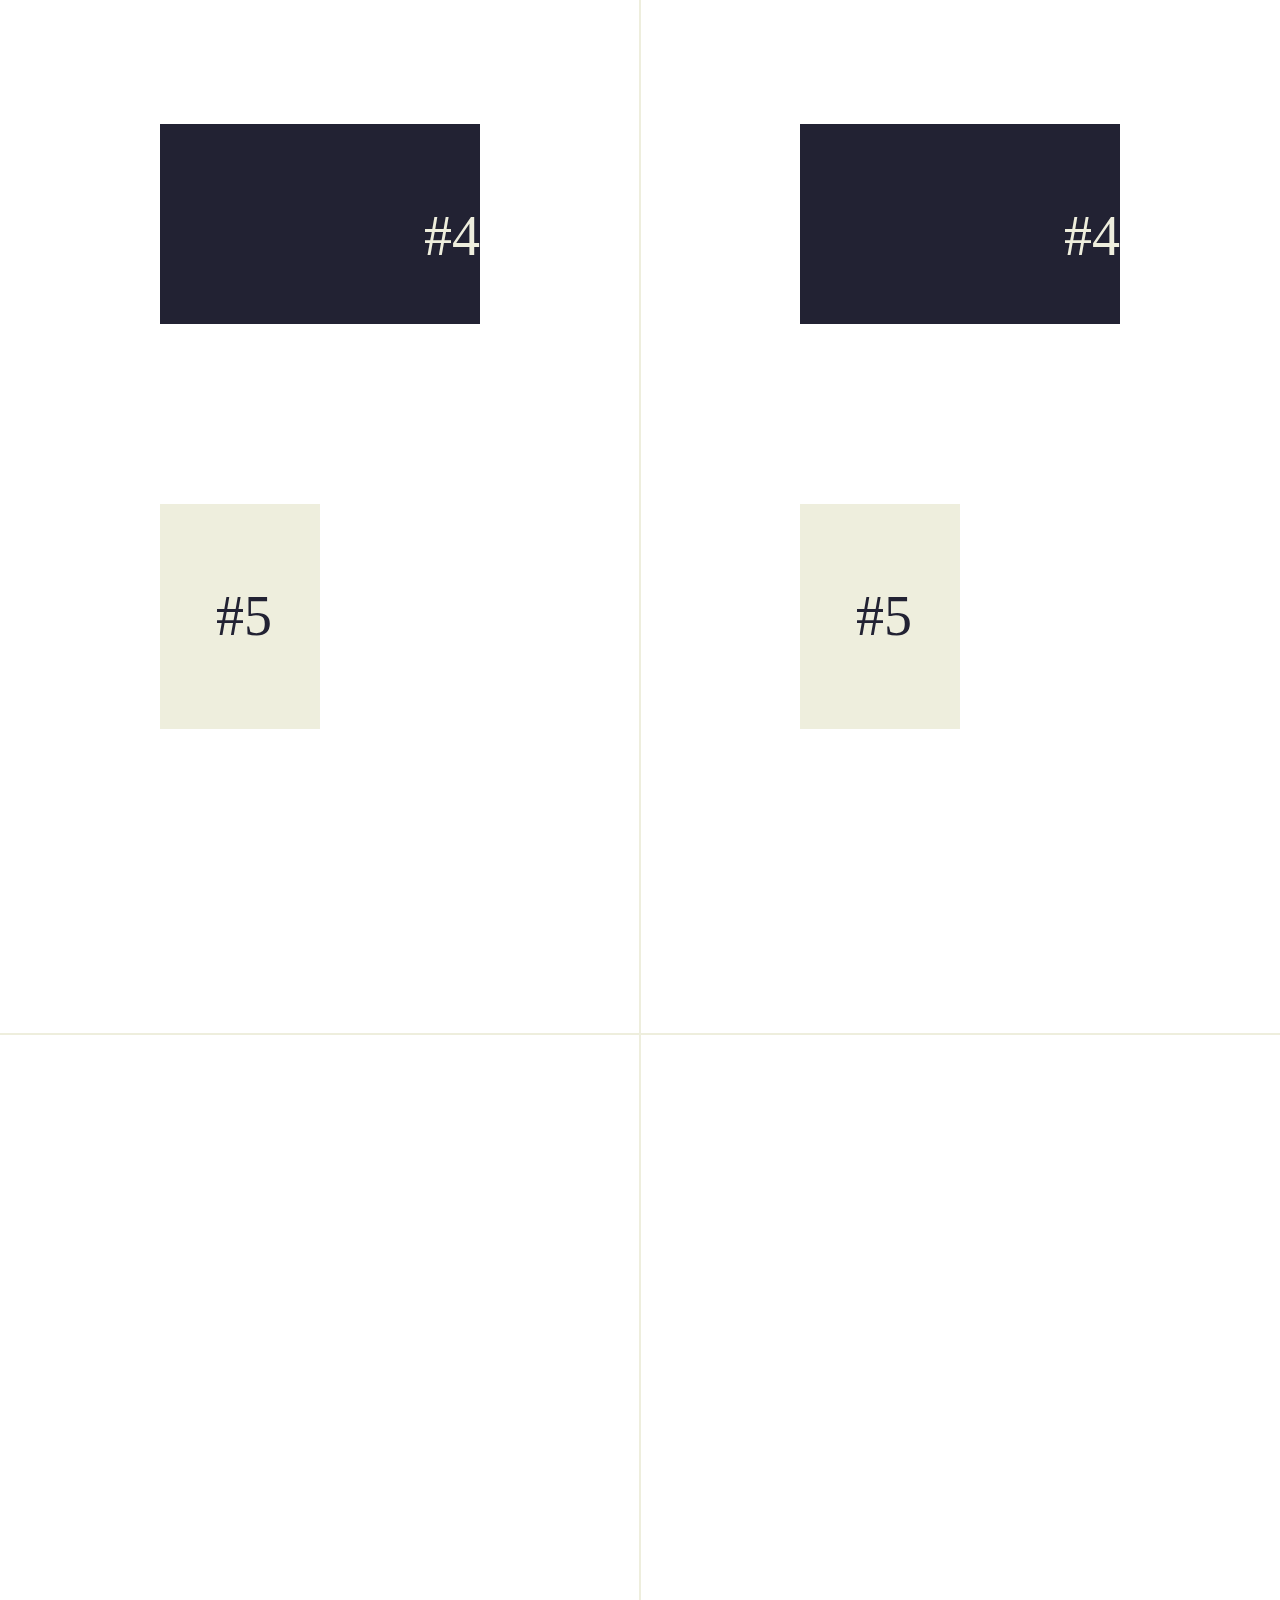
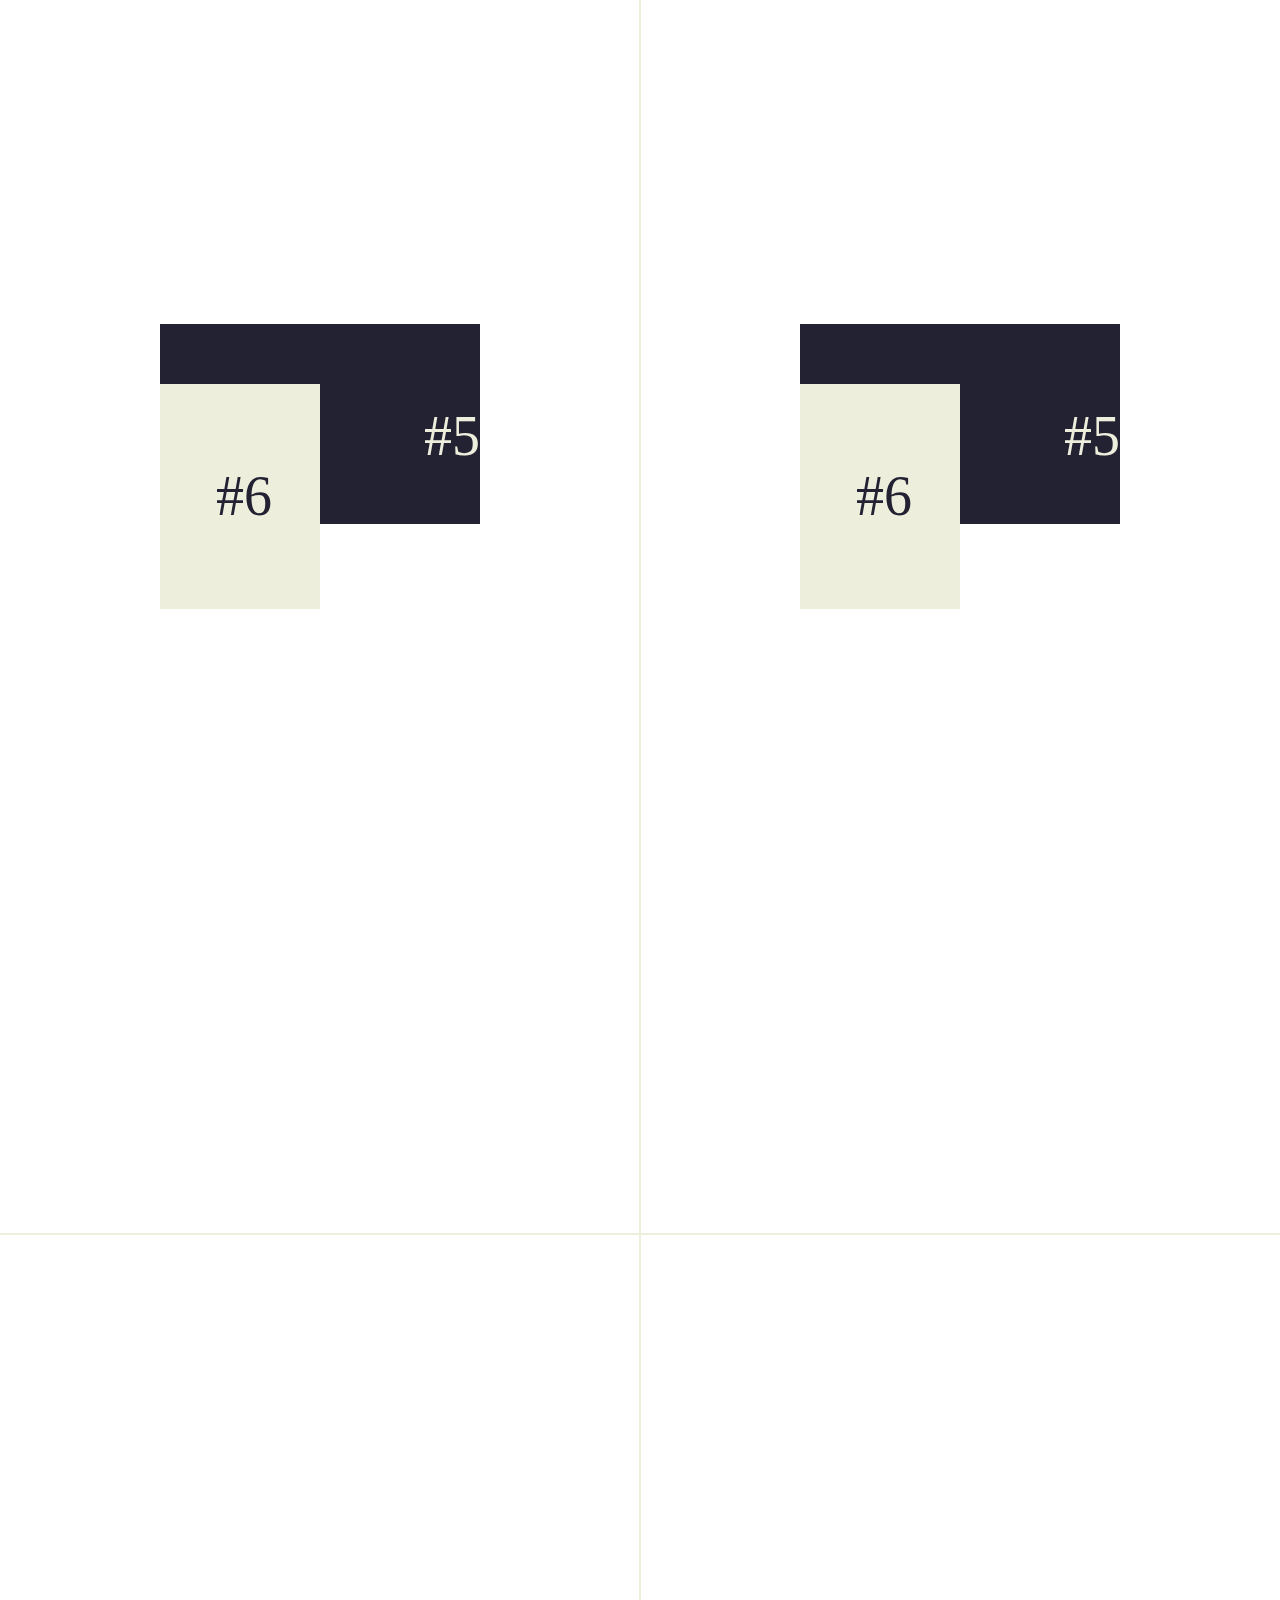
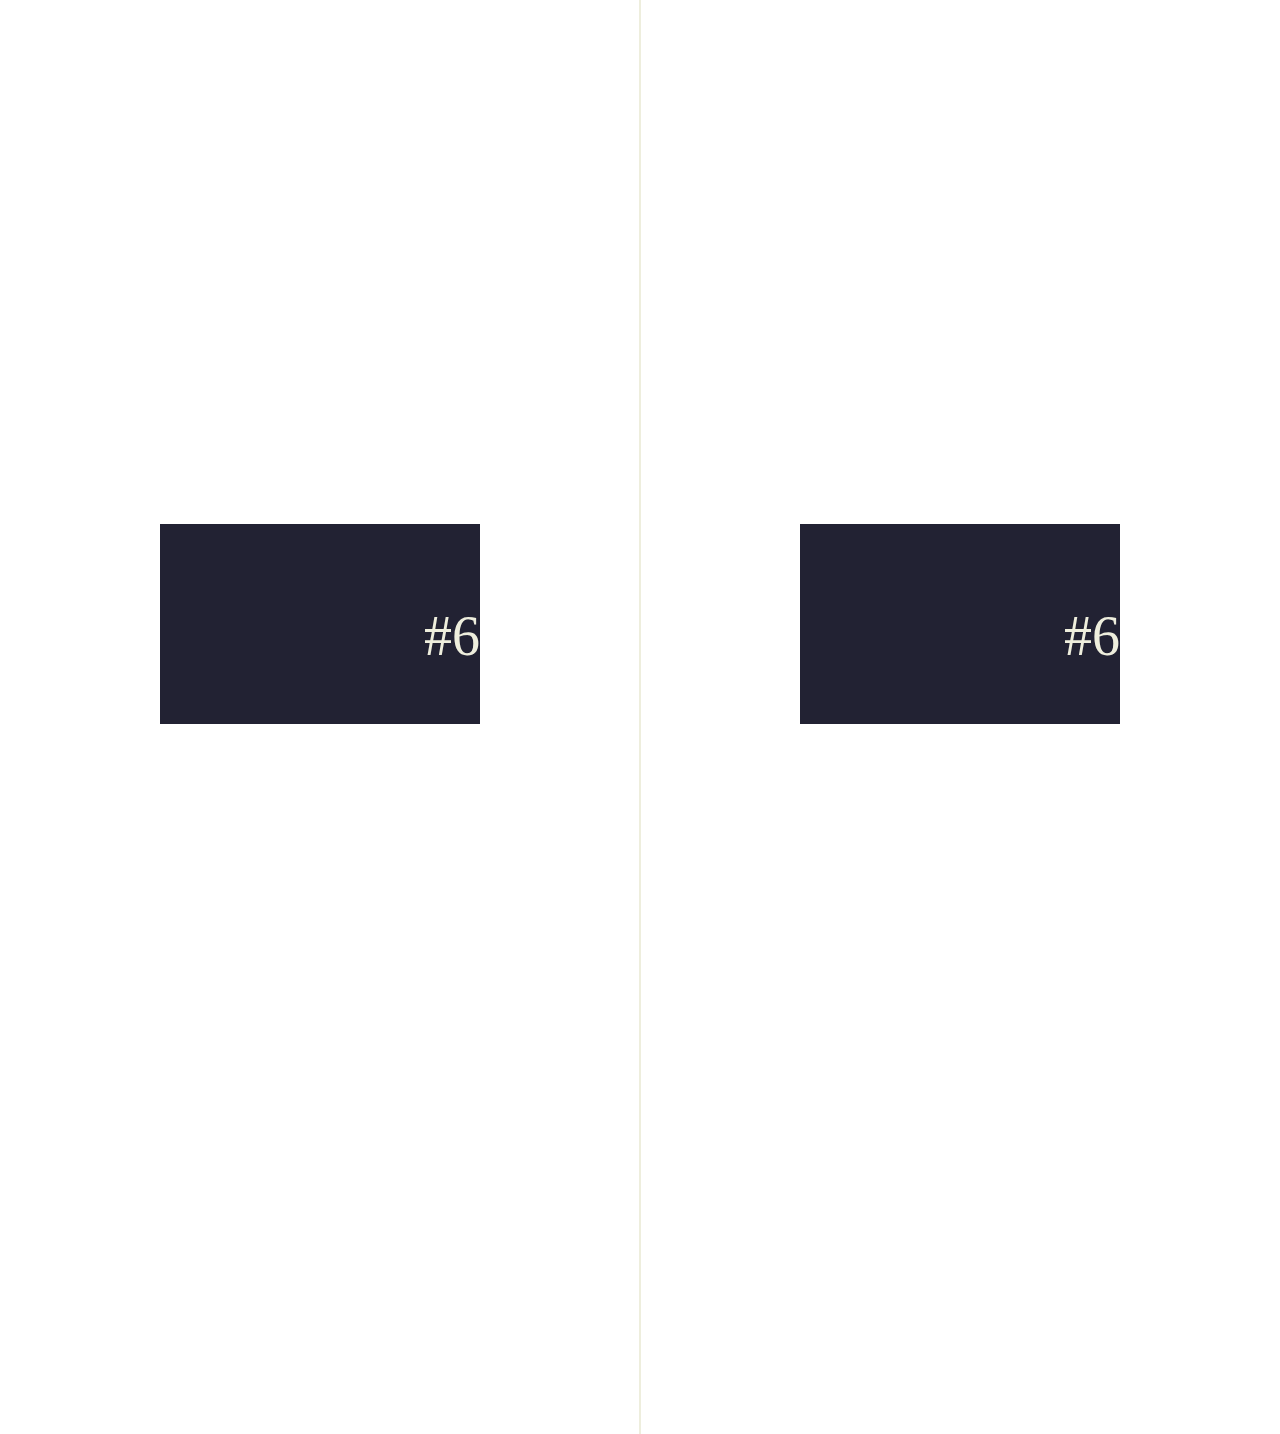
<file: rellax-master/tests/destroy.html>
<!DOCTYPE html>
<html lang="en">
<head>
	<meta charset="UTF-8">
	<meta name="viewport" content="width=device-width, initial-scale=1.0">
	<meta http-equiv="X-UA-Compatible" content="IE=edge">
	<title></title>
	<style>
		html, body{
			color: #223;
			font-size: 21pt;
			margin: 0; padding: 0;
		}
		nav{
			font-size: 21pt;
			line-height: 1.5em;
			position: fixed;
			bottom: 0; left: 0;
		}
		nav a{ color: inherit; }

		.col{
			text-align: center;
			width: 50%;
			float: left;
			box-sizing: border-box;
		}

		h4{ text-align: center;}

		.container{
			display: flex;
			align-items: center;
			outline: 1px solid #eed;
			font-size: 42pt;
			/*padding: 37.5vh 12.5vw;*/
			padding: 0 12.5vw;
			height: 200vh;
		}
		.block{
			background: #223;
			color: #eed;
			line-height: 25vh;
			text-align: right;
			/*padding: 0 42pt;*/
			margin-top: 20vh;
			height: 200px;
			width: 400px;
			position: relative;
		}
		span{
			background: #eed;
			color: #223;
			line-height: 25vh;
			text-align: left;
			padding: 0 42pt;
			display: block;
			width: 50%;
			position: absolute;
			top: 0; left: 0;
			box-sizing: border-box;
		}
    button {
      position: fixed;
      left: 50%;
      transform: translateX(-50%);
    }
	</style>
</head>
<body>
  <h4>cancelAnimation upon destroy <br><small>(check performance panel)</small></h4>
  <button id="destroy">destroy</button>
	<section>
		<div class="col">
			<br>With Percentage (0.5) <br><br>
			<div id="21" class="container"><div class="block">#1<span class="rellax" data-rellax-percentage="0.5">#1</span></div></div>
			<div id="22" class="container"><div class="block">#2<span class="rellax" data-rellax-percentage="0.5">#2</span></div></div>
			<div id="23" class="container"><div class="block">#3<span class="rellax" data-rellax-percentage="0.5">#3</span></div></div>
			<div id="24" class="container"><div class="block">#4<span class="rellax" data-rellax-percentage="0.5" style="transition: transform 10s cubic-bezier(0,1,.5,1);">#4</span></div></div>
			<div id="25" class="container"><div class="block">#5<span class="rellax" data-rellax-percentage="0.5" style="transition: transform 10s cubic-bezier(0,1,.5,1);">#5</span></div></div>
			<div id="26" class="container"><div class="block">#6<span class="rellax" data-rellax-percentage="0.5" style="transition: transform 10s cubic-bezier(0,1,.5,1);">#6</span></div></div>
		</div>
		<div class="col">
			<br>Without Percentage <br><br>
			<div id="21" class="container"><div class="block">#1<span class="rellax" style="transition: transform 10s cubic-bezier(0,1,.5,1);">#1</span></div></div>
			<div id="22" class="container"><div class="block">#2<span class="rellax" style="transition: transform 10s cubic-bezier(0,1,.5,1);">#2</span></div></div>
			<div id="23" class="container"><div class="block">#3<span class="rellax" style="transition: transform 10s cubic-bezier(0,1,.5,1);">#3</span></div></div>
			<div id="24" class="container"><div class="block">#4<span class="rellax">#4</span></div></div>
			<div id="25" class="container"><div class="block">#5<span class="rellax">#5</span></div></div>
			<div id="26" class="container"><div class="block">#6<span class="rellax">#6</span></div></div>
		</div>
	</section>

	<!-- Scripts -->
	<script src="../rellax.js"></script>
	<script>

    var rellax = new Rellax('.rellax', {
      center: true,
      callback: function(positions) {
        // callback every position change
        console.log(positions);
      }
    });

    // test cancaelAnimation on Rellax destroy
    document.querySelector('#destroy').addEventListener('click', function() {

      rellax.destroy();

    }, false);
	</script>
</body>
</html>
</file>
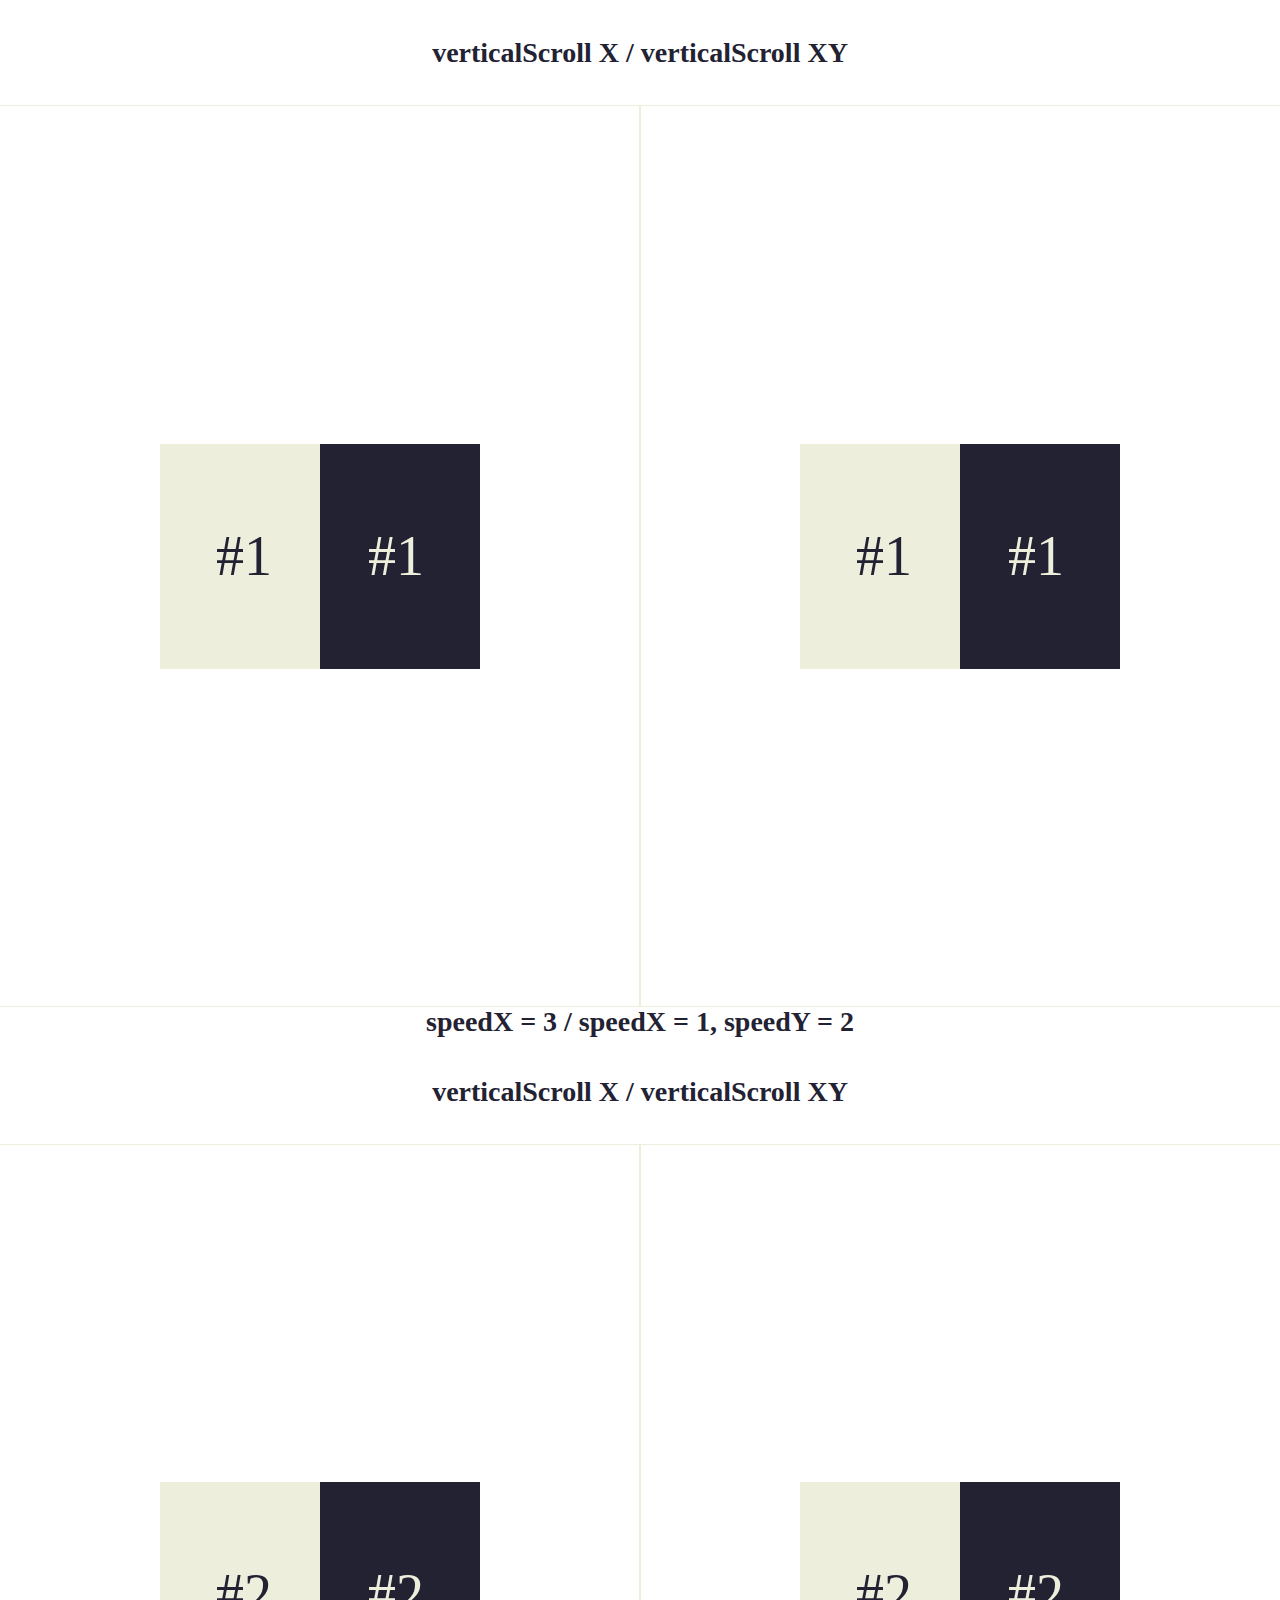
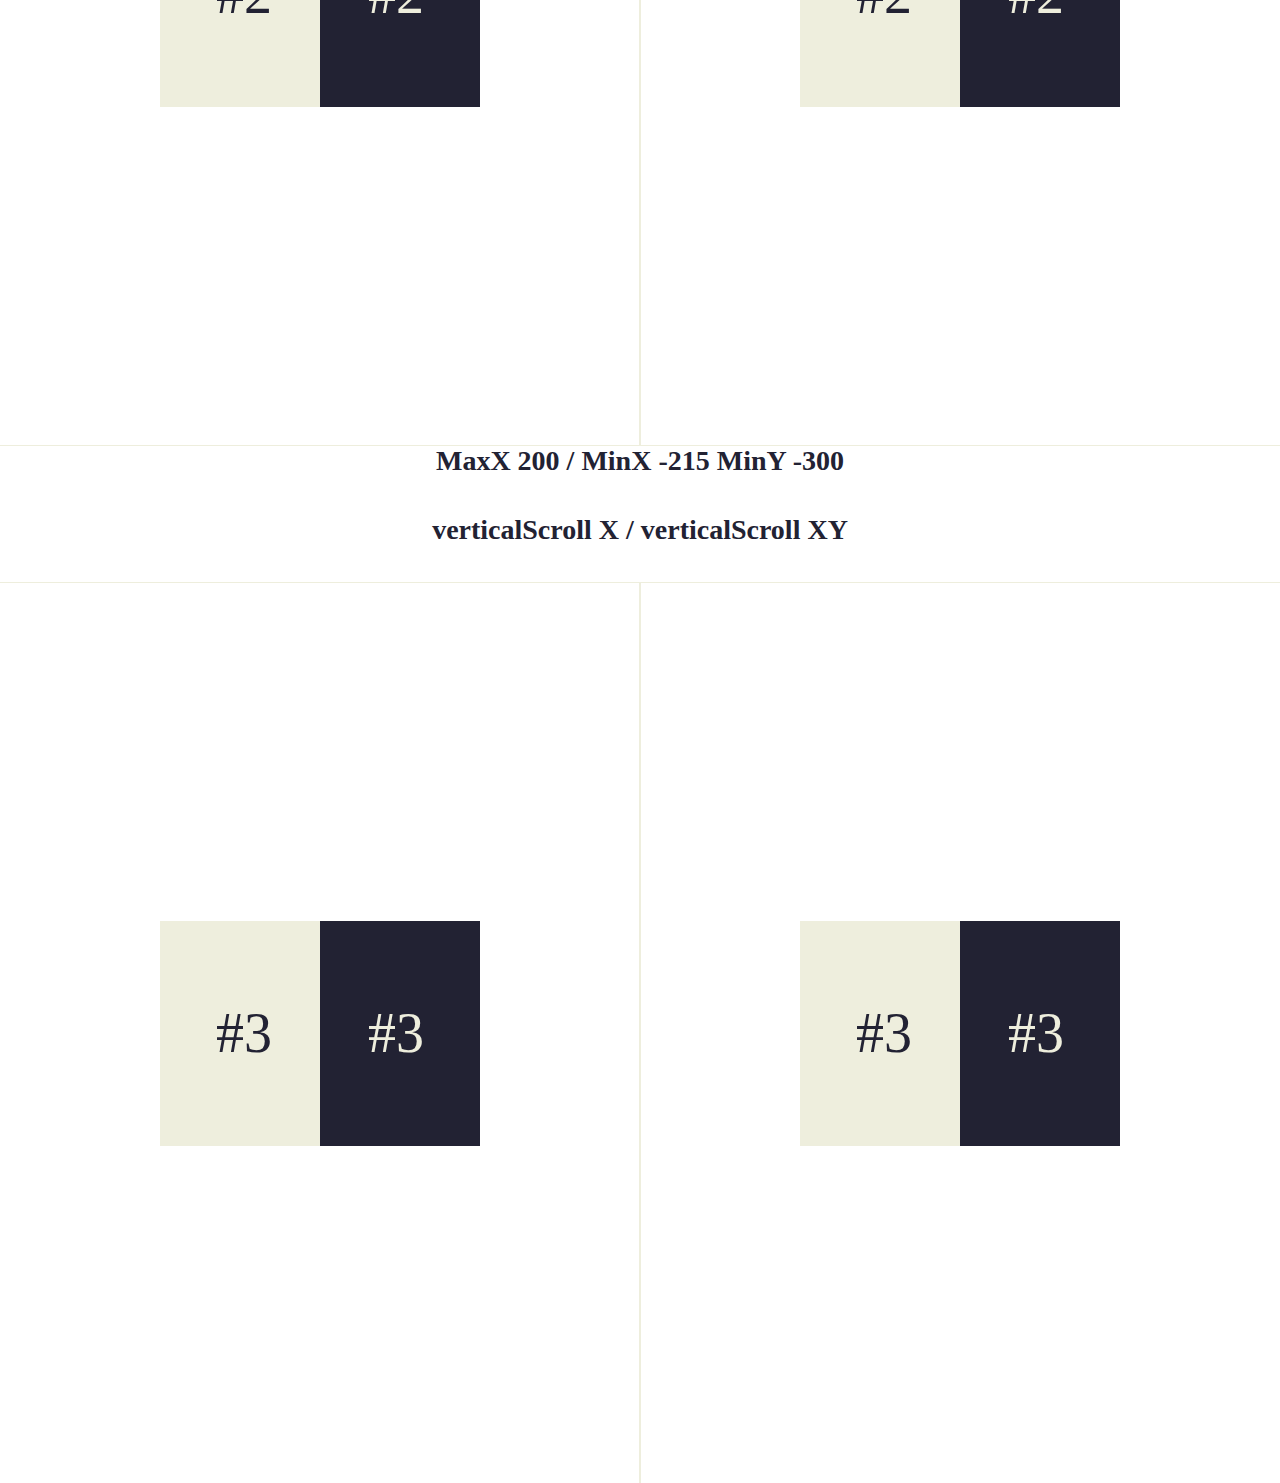
<file: rellax-master/tests/directions.html>
<!DOCTYPE html>
<html lang="en">

<head>
    <meta charset="UTF-8">
    <meta name="viewport" content="width=device-width, initial-scale=1.0">
    <meta http-equiv="X-UA-Compatible" content="IE=edge">
    <title></title>
    <style>
        html,
        body {
            color: #223;
            font-size: 21pt;
            margin: 0;
            padding: 0;
        }

        nav {
            font-size: 21pt;
            line-height: 1.5em;
            position: fixed;
            bottom: 0;
            left: 0;
        }

        nav a {
            color: inherit;
        }

        .col {
            text-align: center;
            width: 50%;
            float: left;
            box-sizing: border-box;
        }

        h4 {
            text-align: center;
        }

        .container {
            outline: 1px solid #eed;
            font-size: 42pt;
            padding: 37.5vh 12.5vw;
        }

        .block {
            background: #223;
            color: #eed;
            line-height: 25vh;
            text-align: right;
            padding: 0 42pt;
            position: relative;
        }

        span {
            background: #eed;
            color: #223;
            line-height: 25vh;
            text-align: left;
            padding: 0 42pt;
            display: block;
            width: 50%;
            position: absolute;
            top: 0;
            left: 0;
            box-sizing: border-box;
        }

    </style>
</head>

<body>
    <h4>verticalScroll X / verticalScroll XY</h4>
    <section>
        <div class="col">
            <div class="container">
                <div class="block">#1<span class="rellax" data-rellax-vertical-scroll-axis="x">#1</span></div>
            </div>
        </div>
        <div class="col">
            <div class="container">
                <div class="block">#1<span class="rellax" data-rellax-vertical-scroll-axis="xy">#1</span></div>
            </div>
        </div>
    </section>

    <h4>speedX = 3 / speedX = 1, speedY = 2</h4>
    <h4>verticalScroll X / verticalScroll XY</h4>
    <section>
        <div class="col">
            <div class="container">
                <div class="block">#2<span class="rellax" data-rellax-horizontal-speed="3" data-rellax-vertical-scroll-axis="x">#2</span></div>
            </div>
        </div>
        <div class="col">
            <div class="container">
                <div class="block">#2<span class="rellax" data-rellax-horizontal-speed="1" data-rellax-vertical-speed="2" data-rellax-vertical-scroll-axis="xy">#2</span></div>
            </div>
        </div>
    </section>

    <h4>MaxX 200 / MinX -215 MinY -300</h4>
    <h4>verticalScroll X / verticalScroll XY</h4>
    <section>
        <div class="col">
            <div class="container">
                <div class="block">#3<span class="rellax" data-rellax-vertical-scroll-axis="x" data-rellax-max-x="200">#3</span></div>
            </div>
        </div>
        <div class="col">
            <div class="container">
                <div class="block">#3<span class="rellax" data-rellax-speed="2" data-rellax-vertical-scroll-axis="xy" data-rellax-min-x="-215" data-rellax-min-y="-300">#3</span></div>
            </div>
        </div>
    </section>

    <!-- Scripts -->
    <script src="../rellax.js"></script>
    <script>
        var rellax = new Rellax('.rellax', {
            horizontal: true,
        });

    </script>
</body>

</html>
</file>
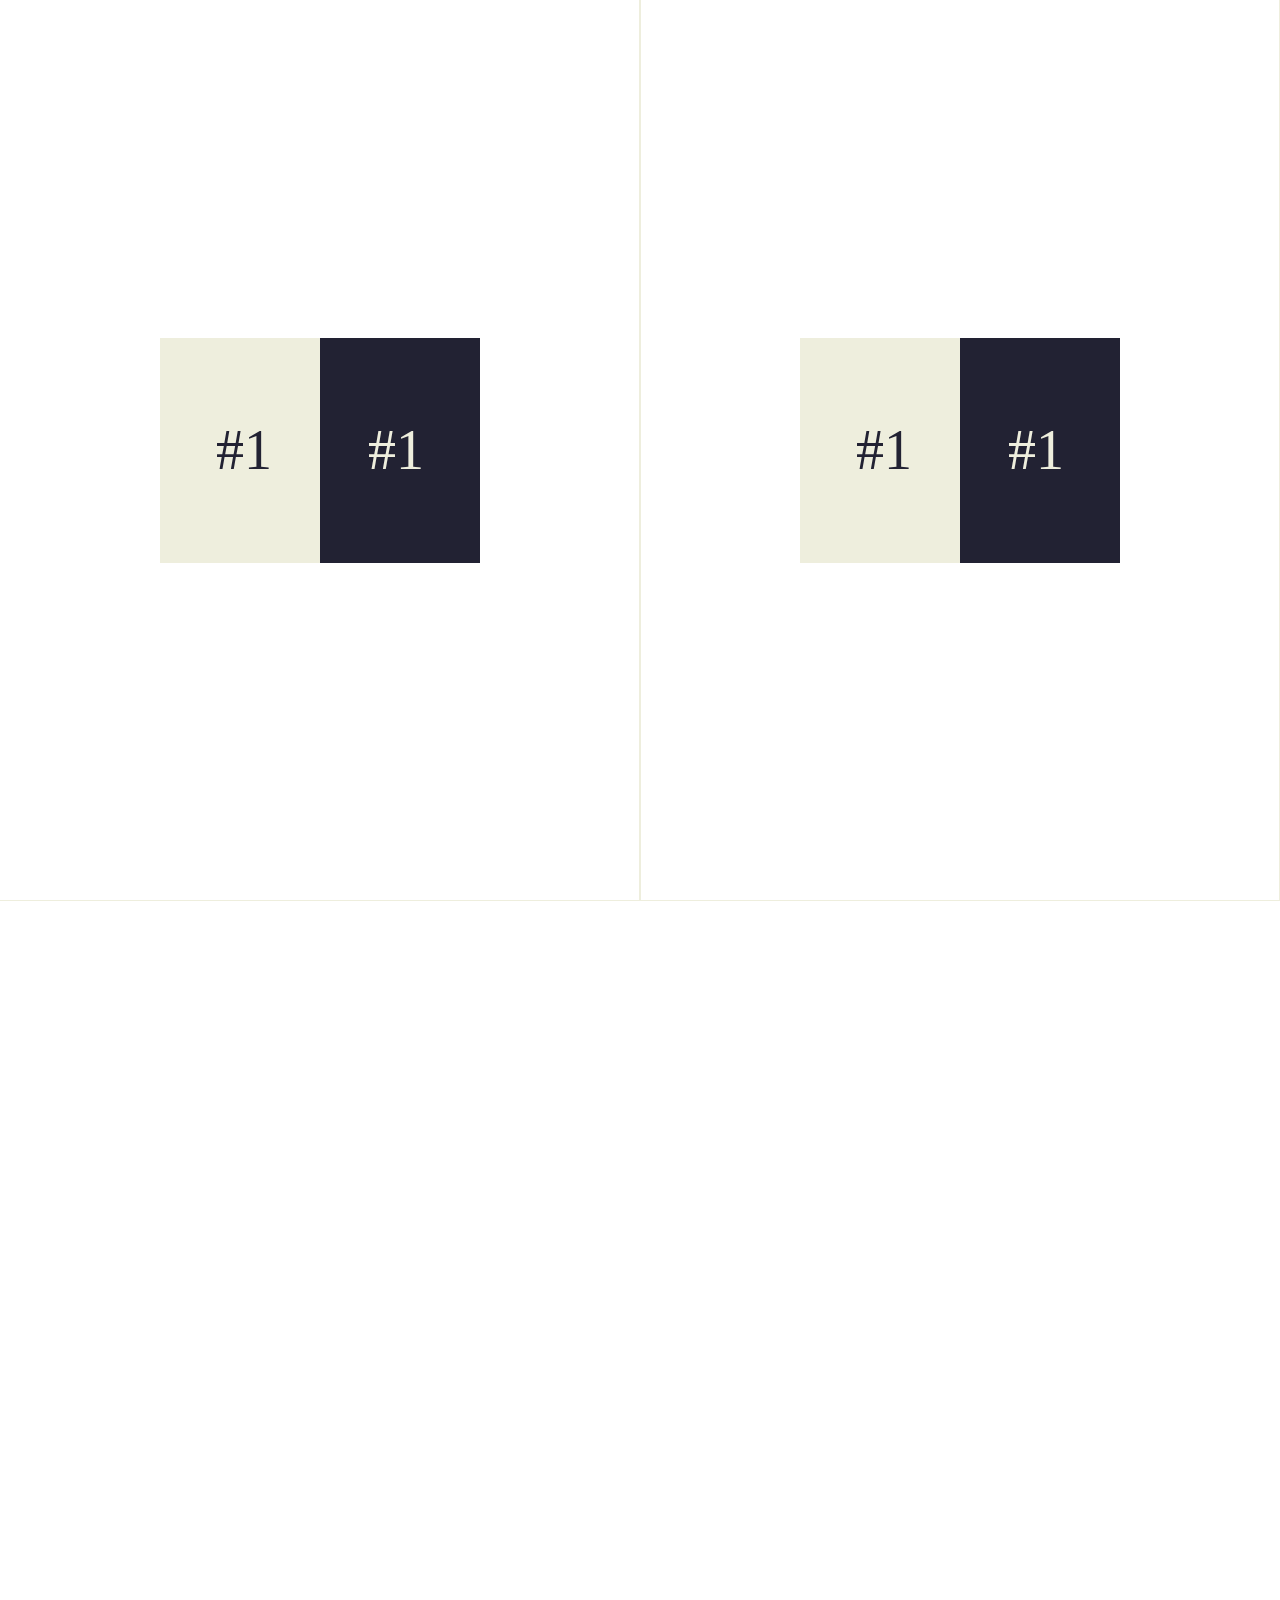
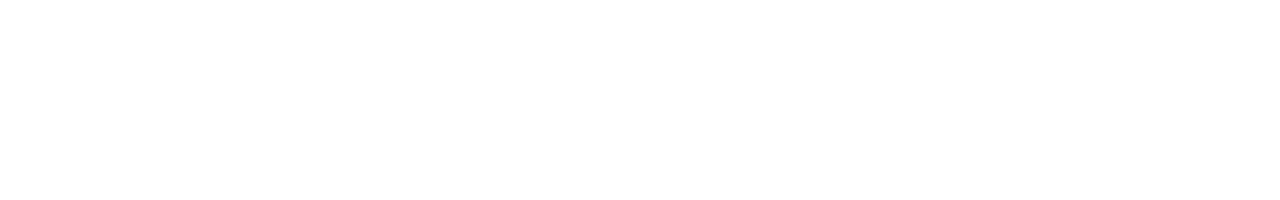
<file: rellax-master/tests/horizontal.html>
<!DOCTYPE html>
<html lang="en">
<head>
  <meta charset="UTF-8">
  <meta name="viewport" content="width=device-width, initial-scale=1.0">
  <meta http-equiv="X-UA-Compatible" content="IE=edge">
  <title></title>
  <style>
    html, body{
      color: #223;
      font-size: 21pt;
      margin: 0; padding: 0;
    }
    body
    {
      display: -webkit-box;  /* OLD - iOS 6-, Safari 3.1-6, BB7 */
      display: -ms-flexbox;  /* TWEENER - IE 10 */
      display: -webkit-flex; /* NEW - Safari 6.1+. iOS 7.1+, BB10 */
      display: flex;         /* NEW, Spec - Firefox, Chrome, Opera */
      width: 400vw;
    }
    nav{
      font-size: 21pt;
      line-height: 1.5em;
      position: fixed;
      bottom: 0; left: 0;
    }
    nav a{ color: inherit; }

    section
    {
      width: 100vw;
      height: 200vh;
      -webkit-box-flex: 1;   /* OLD - iOS 6-, Safari 3.1-6 */
      -webkit-flex: 1;       /* Safari 6.1+. iOS 7.1+, BB10 */
      -ms-flex: 1;           /* IE 10 */
      flex: 1;               /* NEW, Spec - Firefox, Chrome */
    }

    .col{
      text-align: center;
      width: 50%;
      float: left;
      box-sizing: border-box;
    }

    h4{ text-align: center;}

    .container{
      outline: 1px solid #eed;
      font-size: 42pt;
      padding: 37.5vh 12.5vw;
    }
    .block{
      background: #223;
      color: #eed;
      line-height: 25vh;
      text-align: right;
      padding: 0 42pt;
      position: relative;
    }
    span{
      background: #eed;
      color: #223;
      line-height: 25vh;
      text-align: left;
      padding: 0 42pt;
      display: block;
      width: 50%;
      position: absolute;
      top: 0; left: 0;
      box-sizing: border-box;
    }
  </style>
</head>
<body>

<section>
  <div class="col">
    <div class="container"><div class="block">#1<span class="rellax" data-rellax-speed="2">#1</span></div></div>
  </div>
  <div class="col">
    <div class="container"><div class="block">#1<span class="rellax" data-rellax-speed="-2">#1</span></div></div>
  </div>
</section>


<section>
  <div class="col">
    <div class="container"><div class="block">#2<span class="rellax" data-rellax-speed="4">#2</span></div></div>
  </div>
  <div class="col">
    <div class="container"><div class="block">#2<span class="rellax" data-rellax-speed="-4">#2</span></div></div>
  </div>
</section>


<section>
  <div class="col">
    <div class="container"><div class="block">#3<span class="rellax" data-rellax-speed="6" data-rellax-percentage="0.5">#3</span></div></div>
  </div>
  <div class="col">
    <div class="container"><div class="block">#3<span class="rellax" data-rellax-speed="-6" data-rellax-percentage="0.5">#3</span></div></div>
  </div>
</section>


<section>
  <div class="col">
    <div class="container"><div class="block">#4<span class="rellax" data-rellax-speed="8" data-rellax-percentage="0.5">#4</span></div></div>
  </div>
  <div class="col">
    <div class="container"><div class="block">#4<span class="rellax" data-rellax-speed="-8" data-rellax-percentage="0.5">#4</span></div></div>
  </div>
</section>

<!-- Scripts -->
<script src="../rellax.js"></script>
<script>
  var rellax = new Rellax('.rellax', {horizontal: true, vertical: true});
</script>
</body>
</html>
</file>
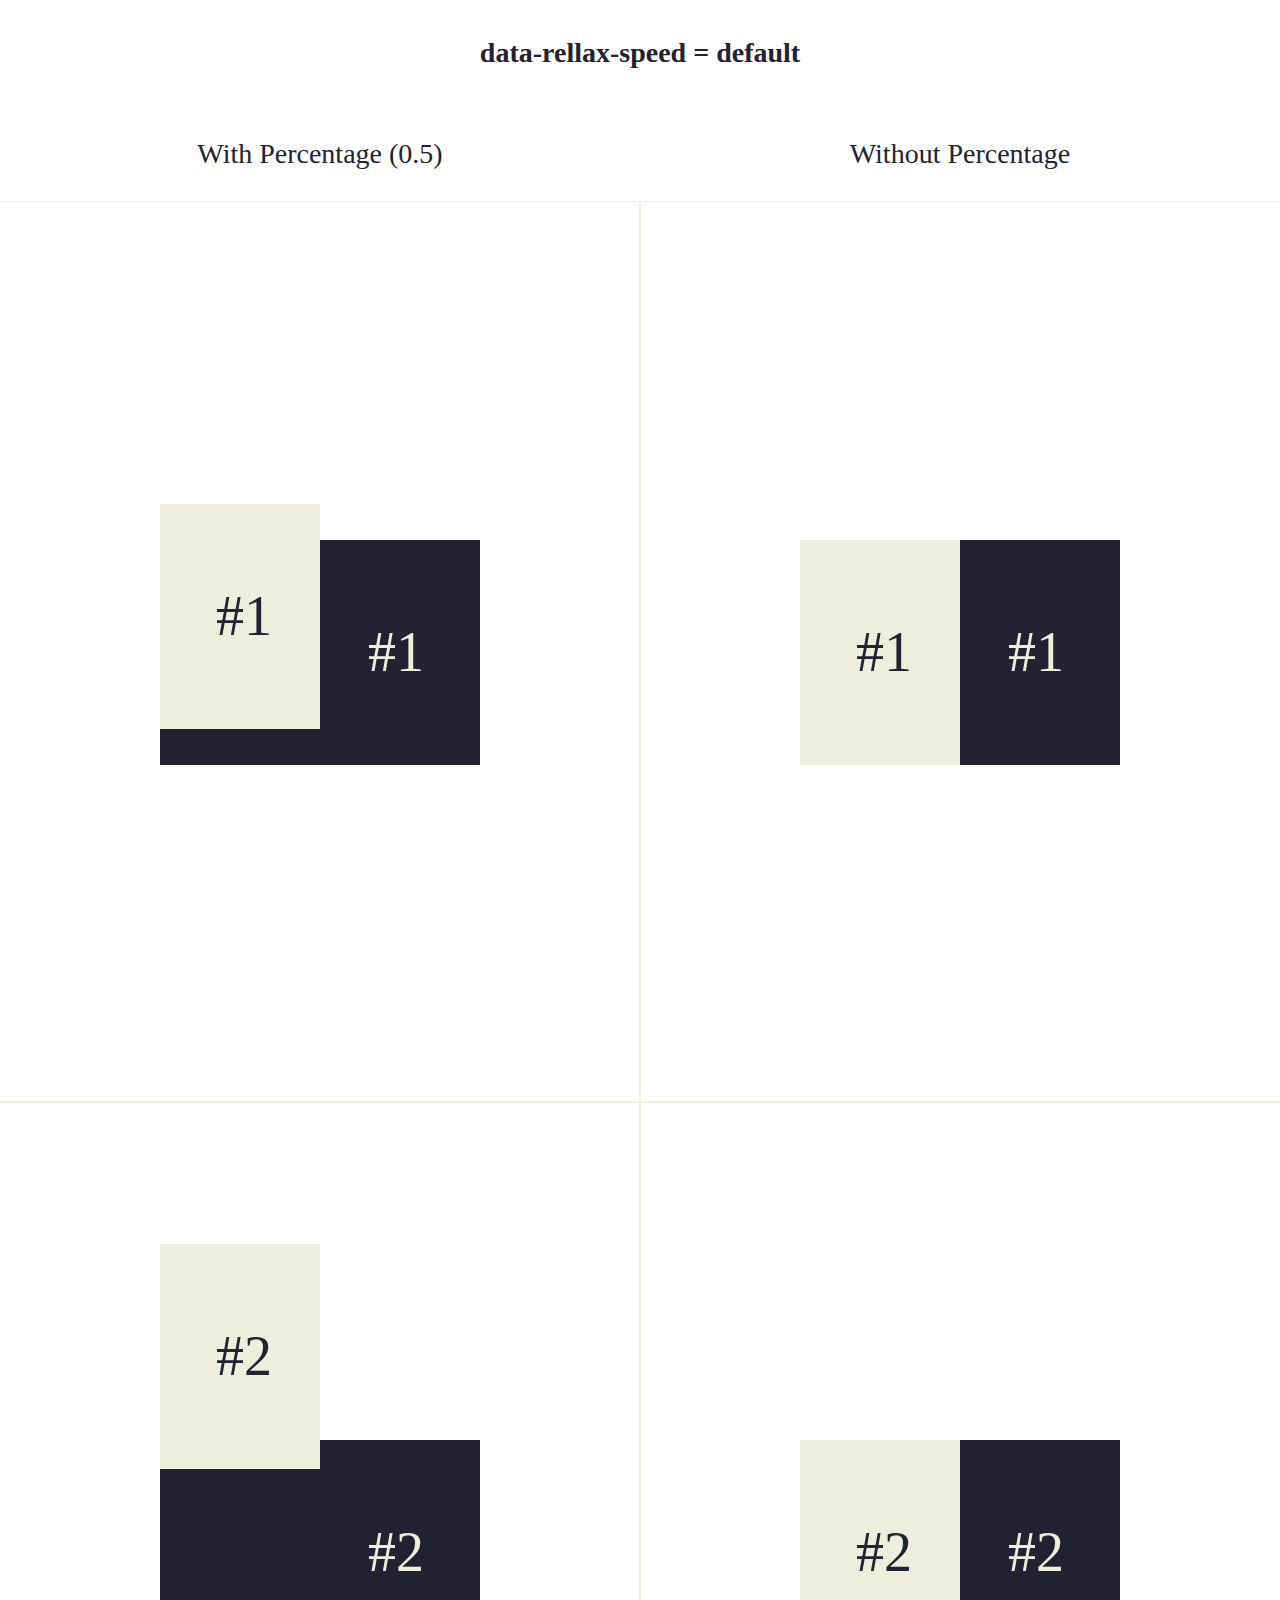
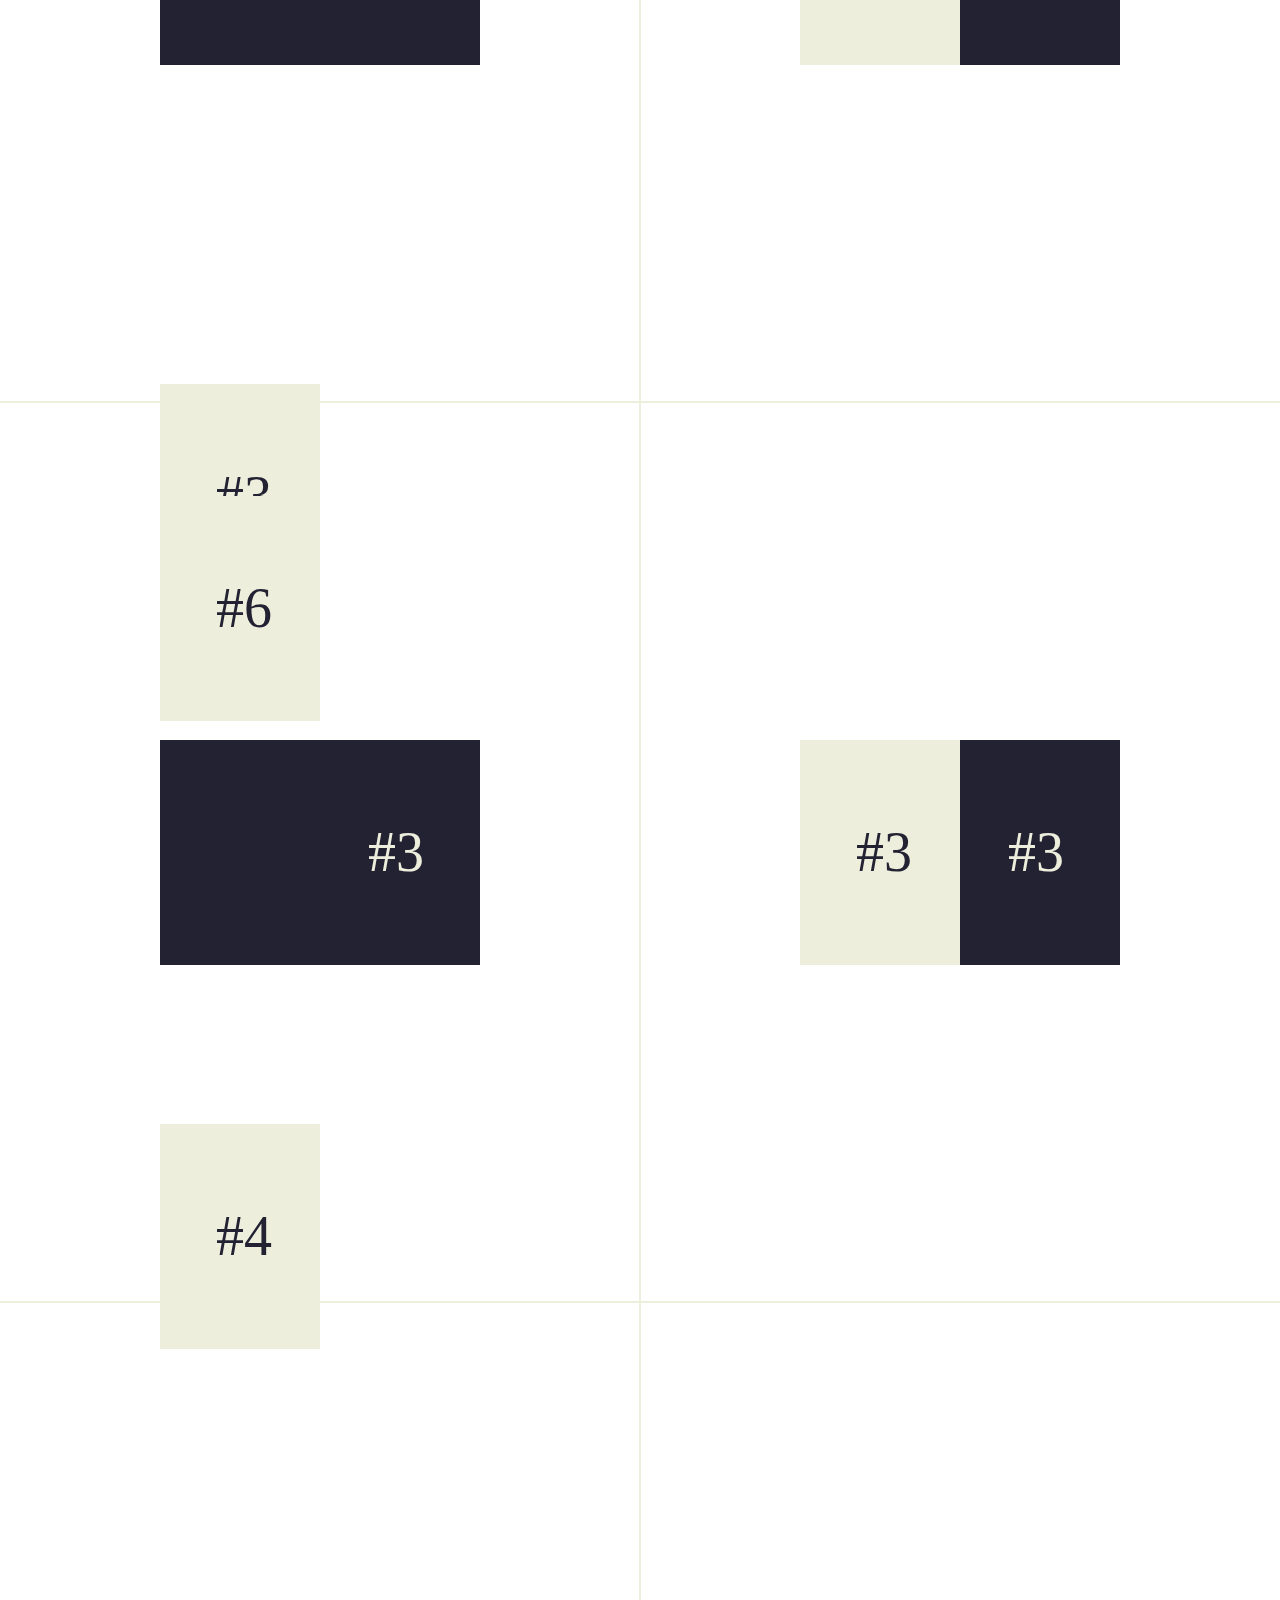
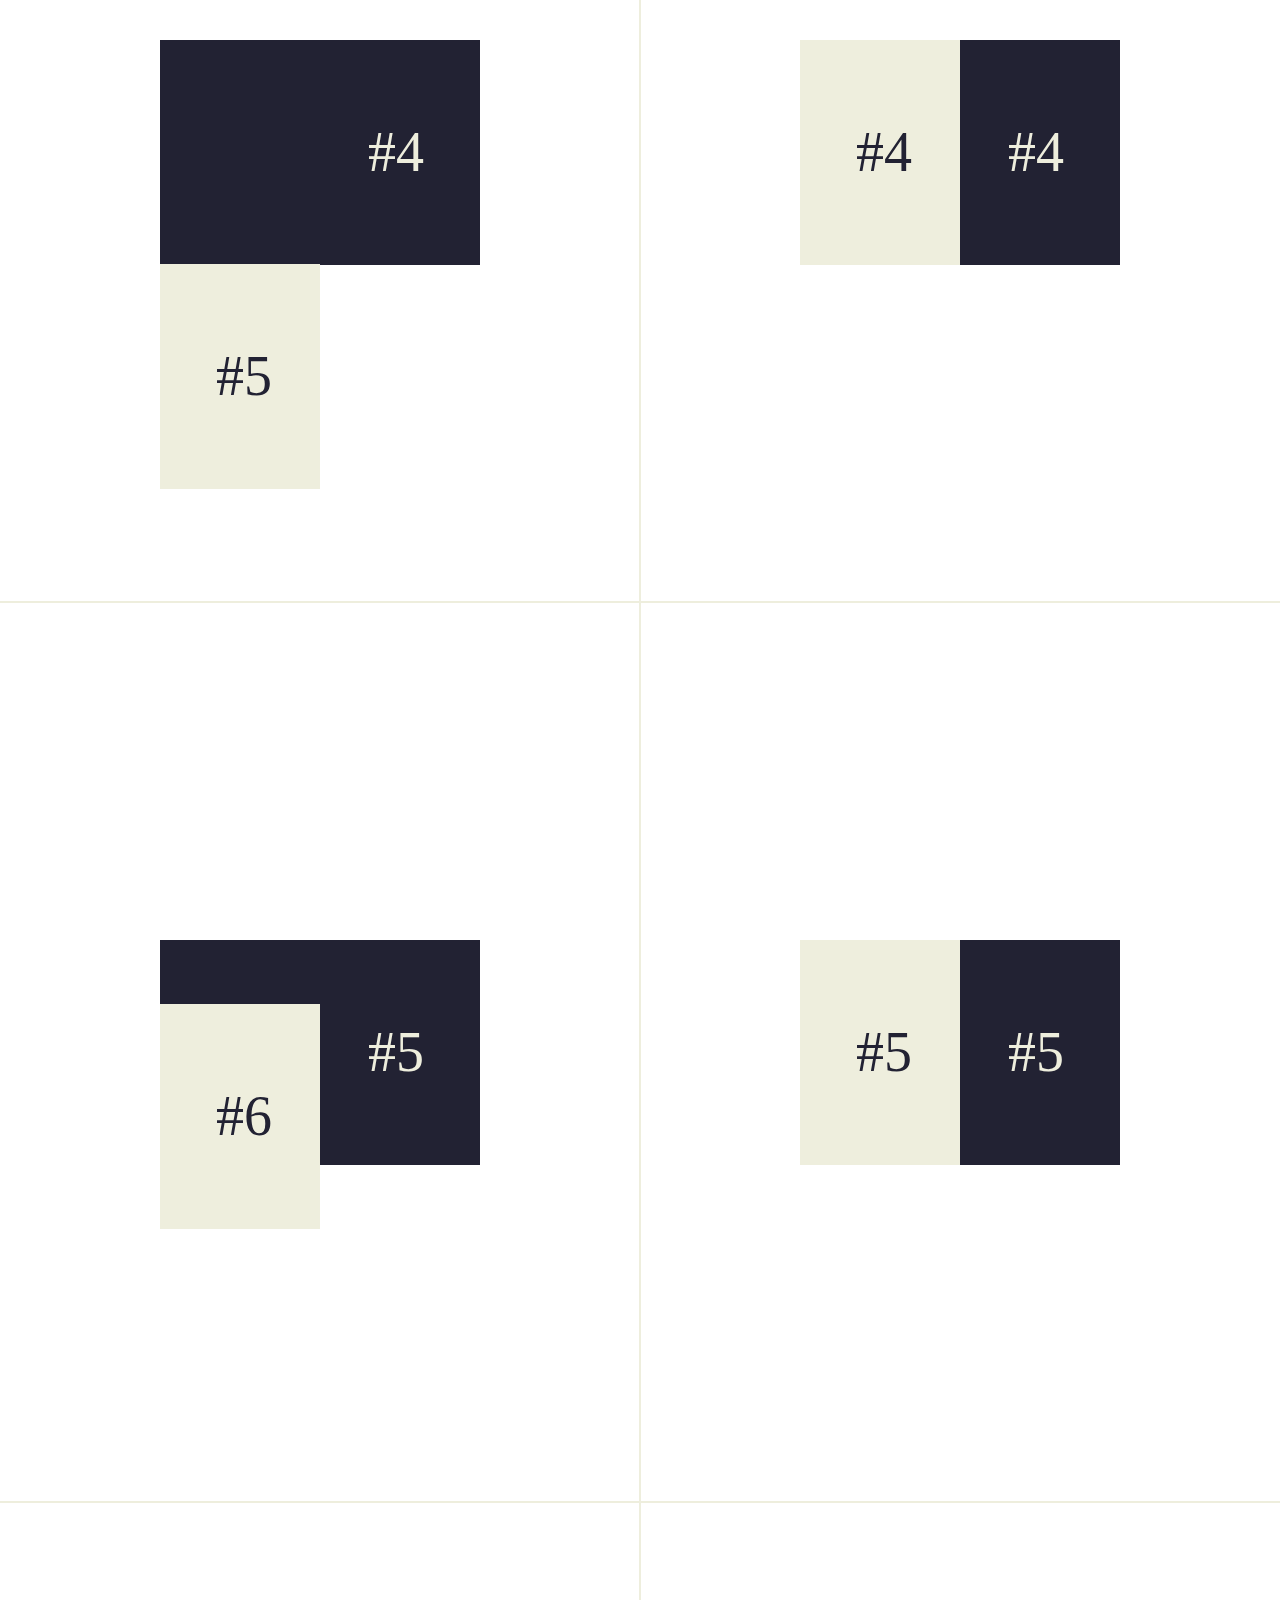
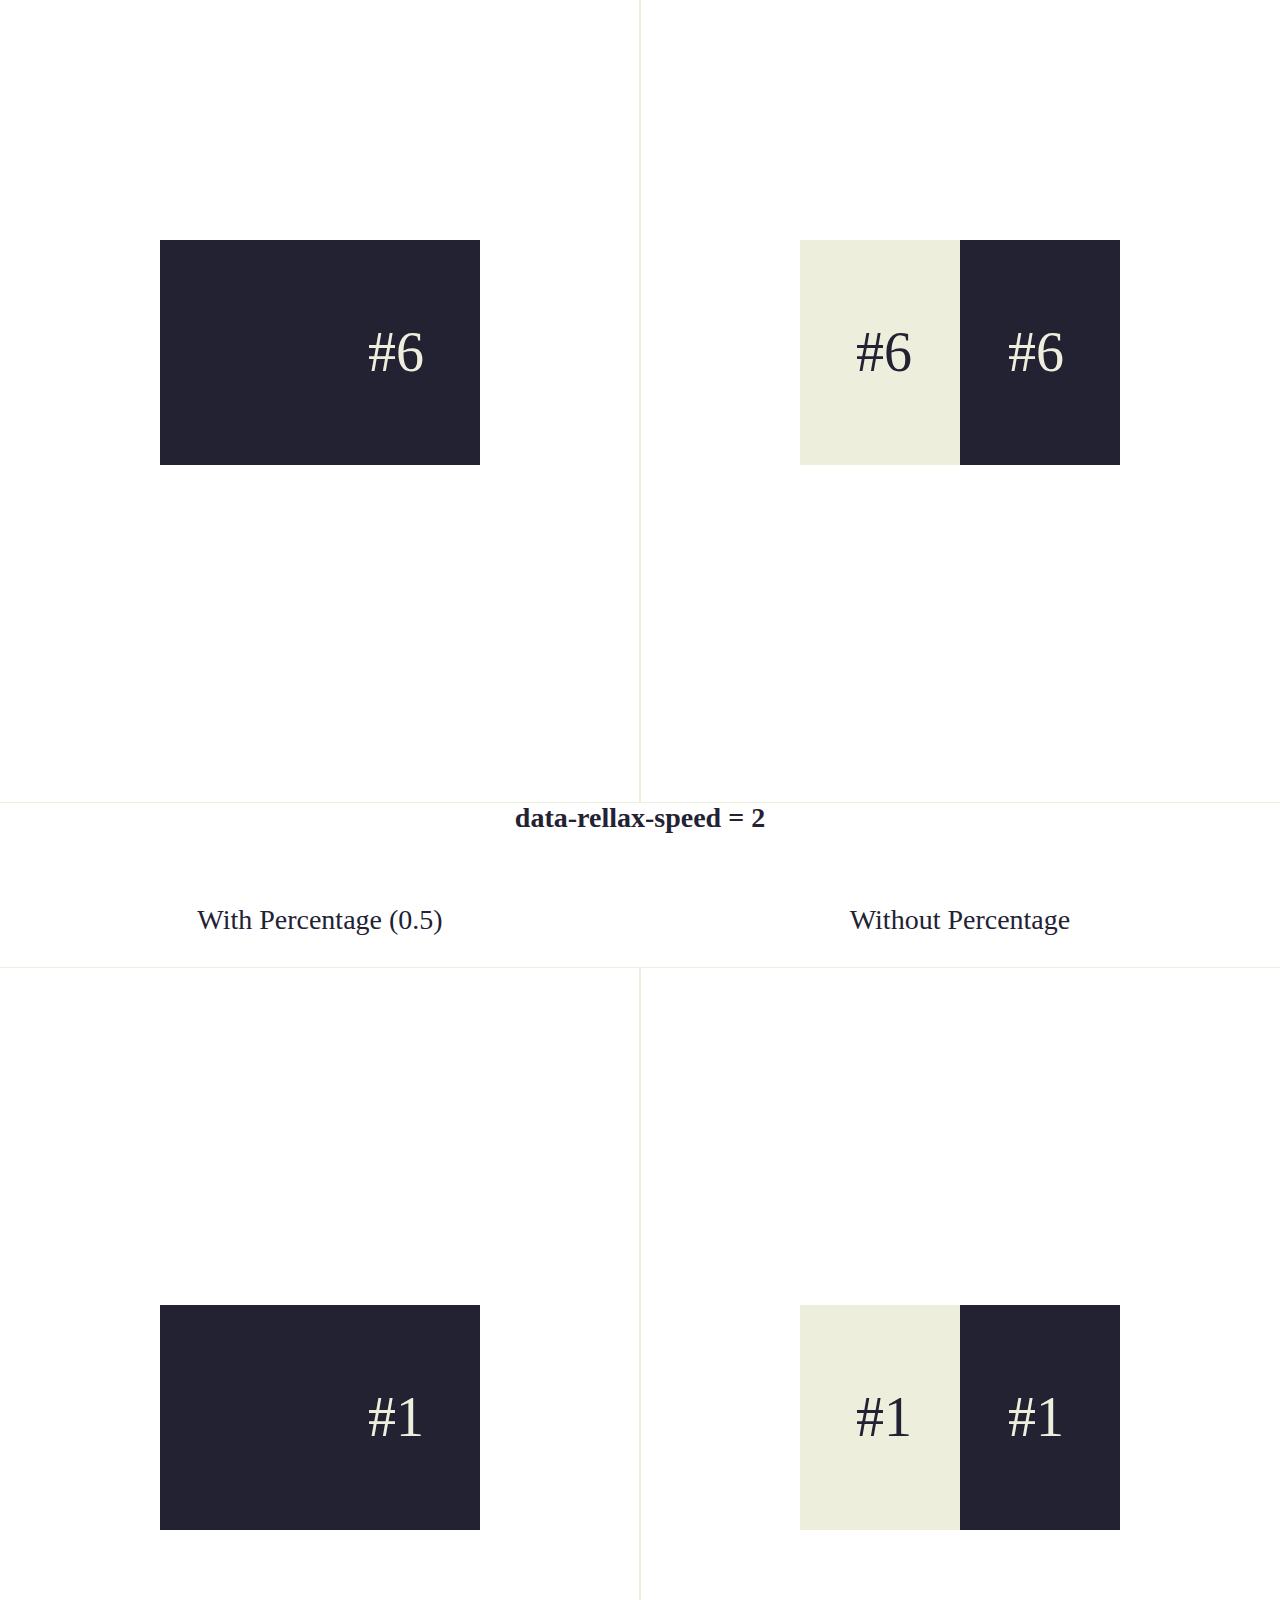
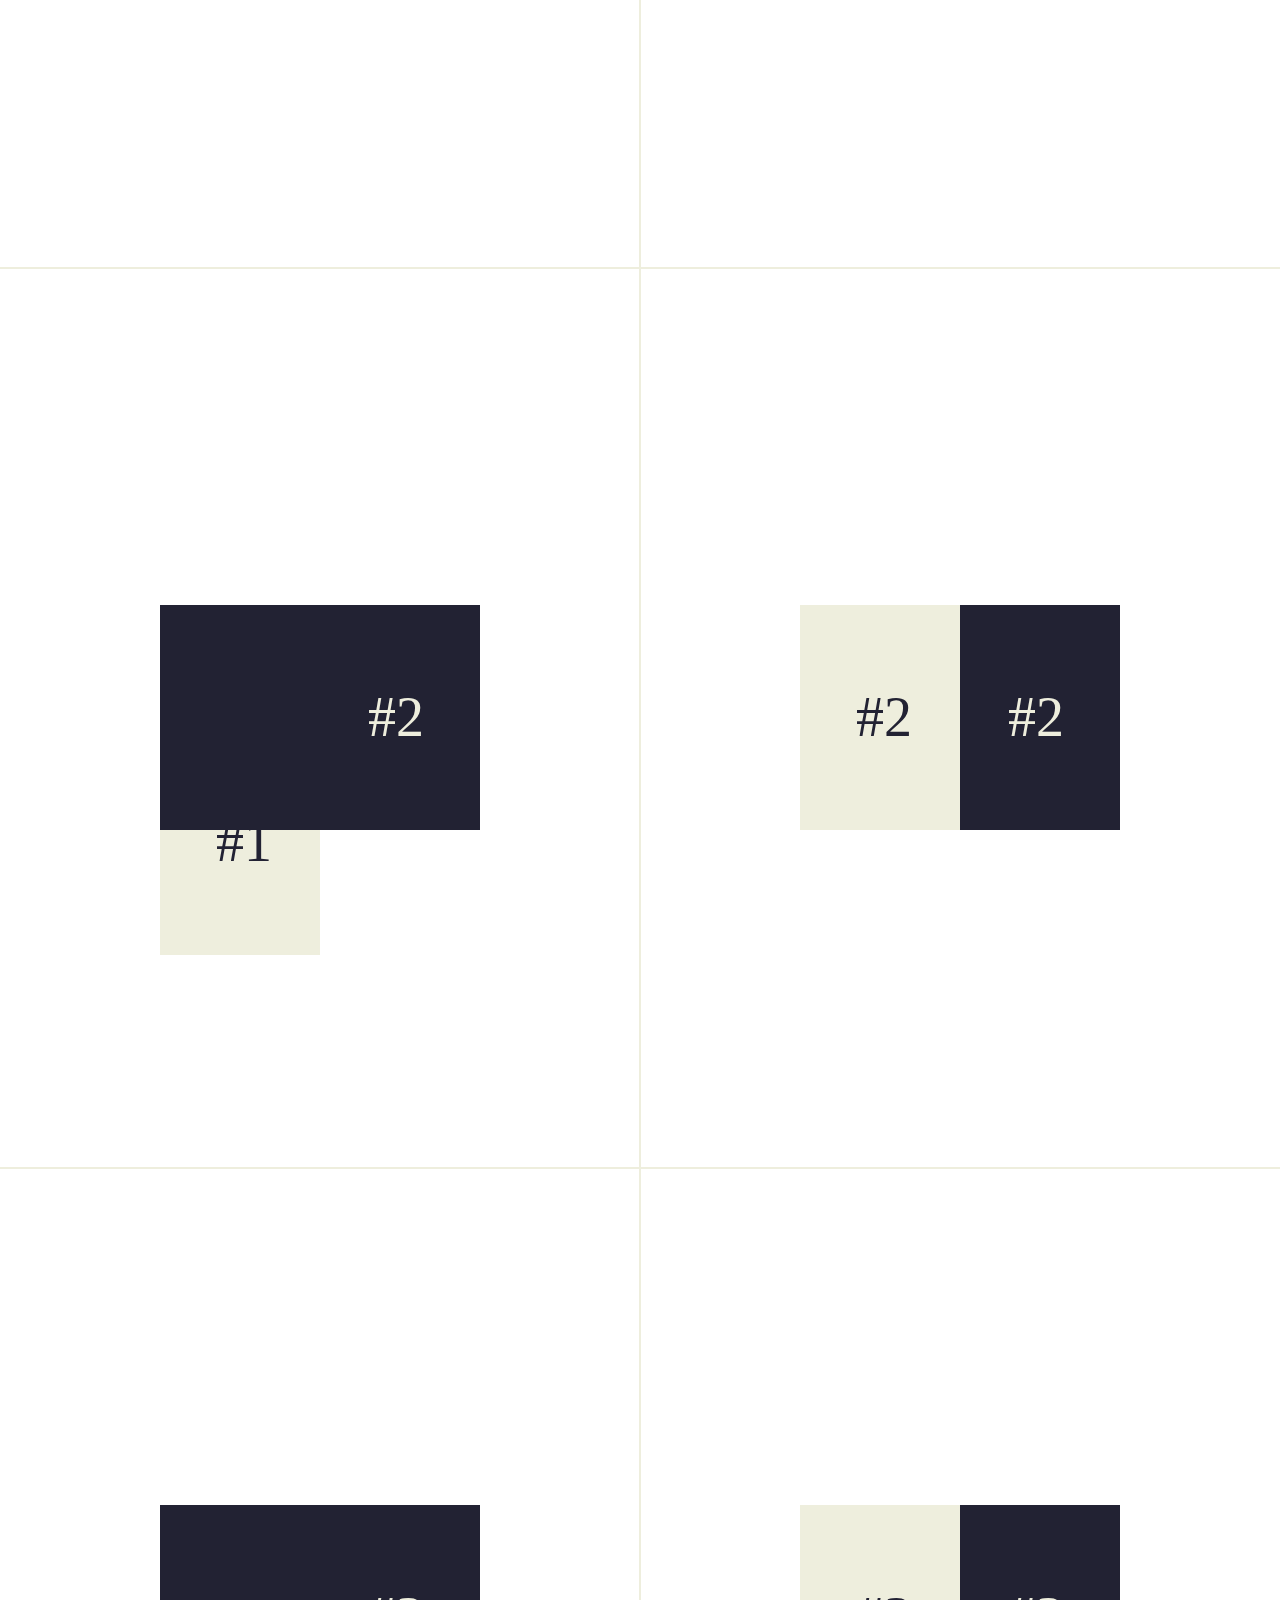
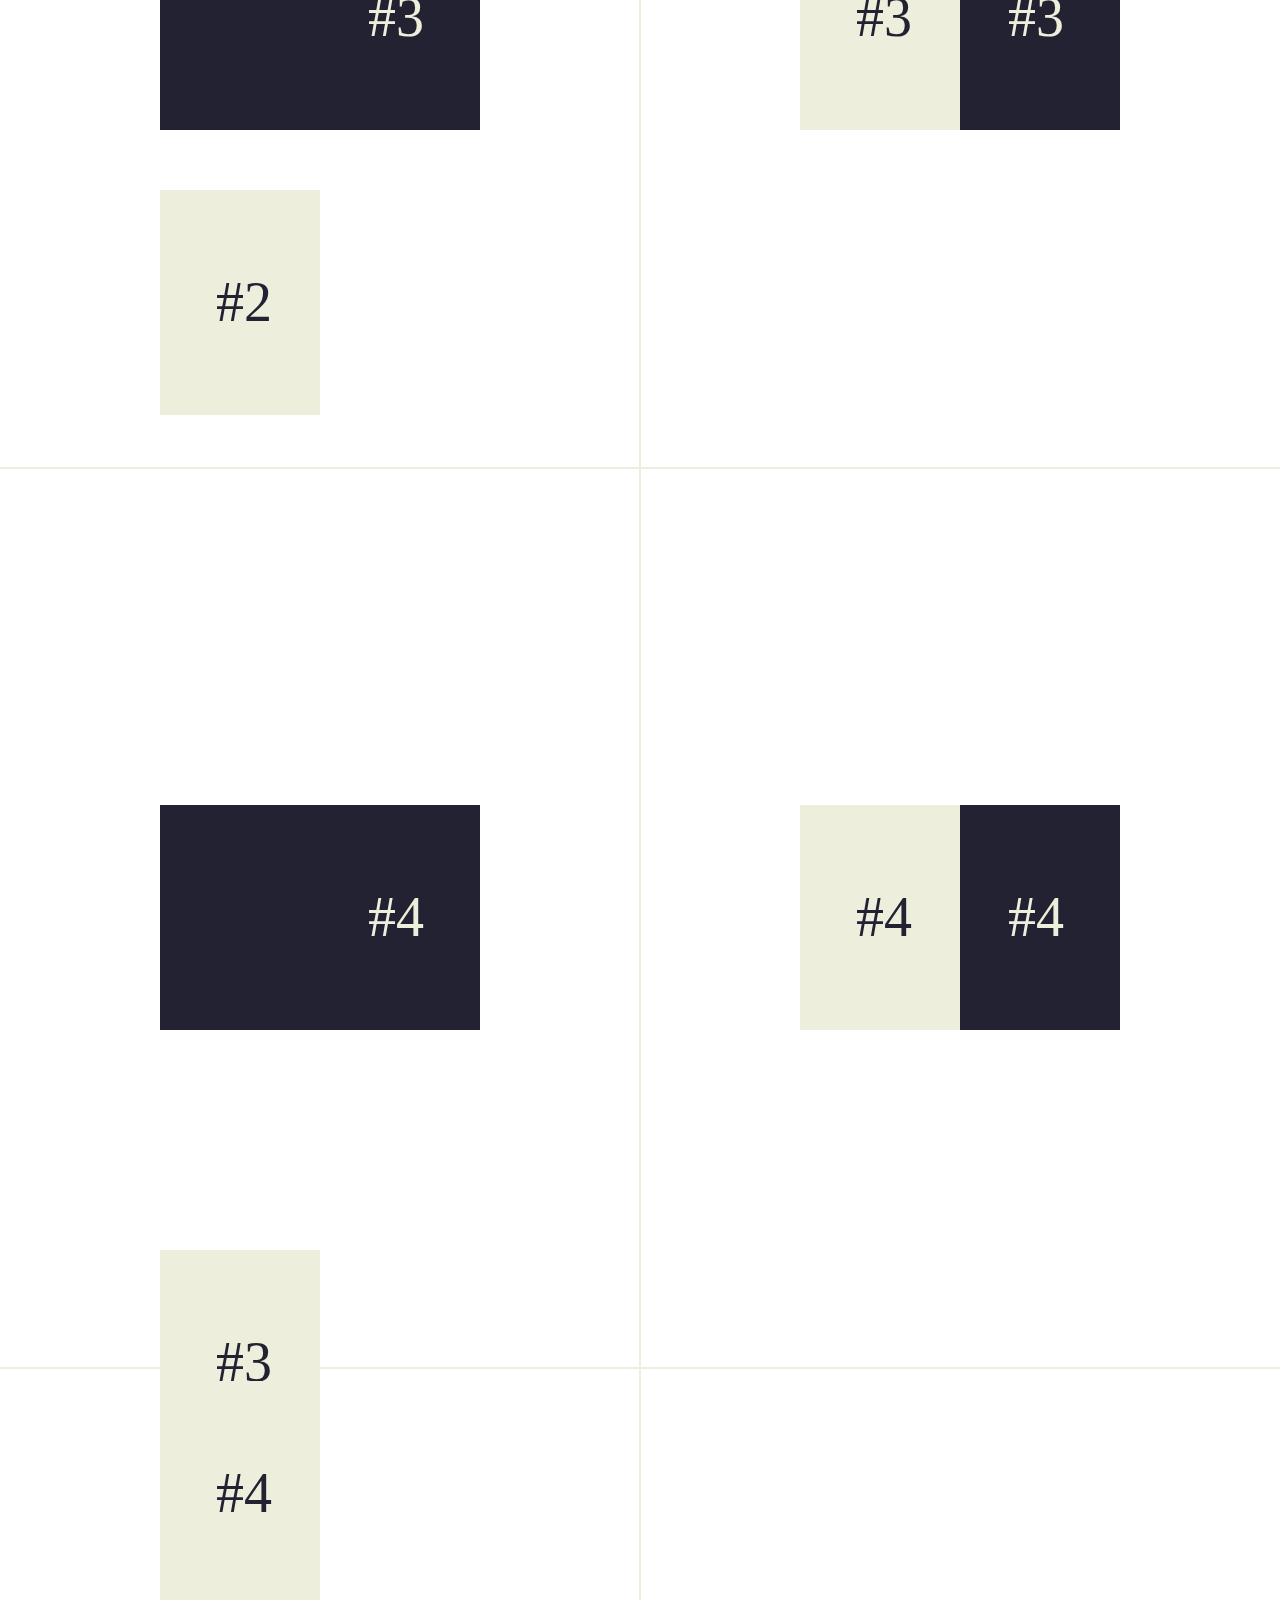
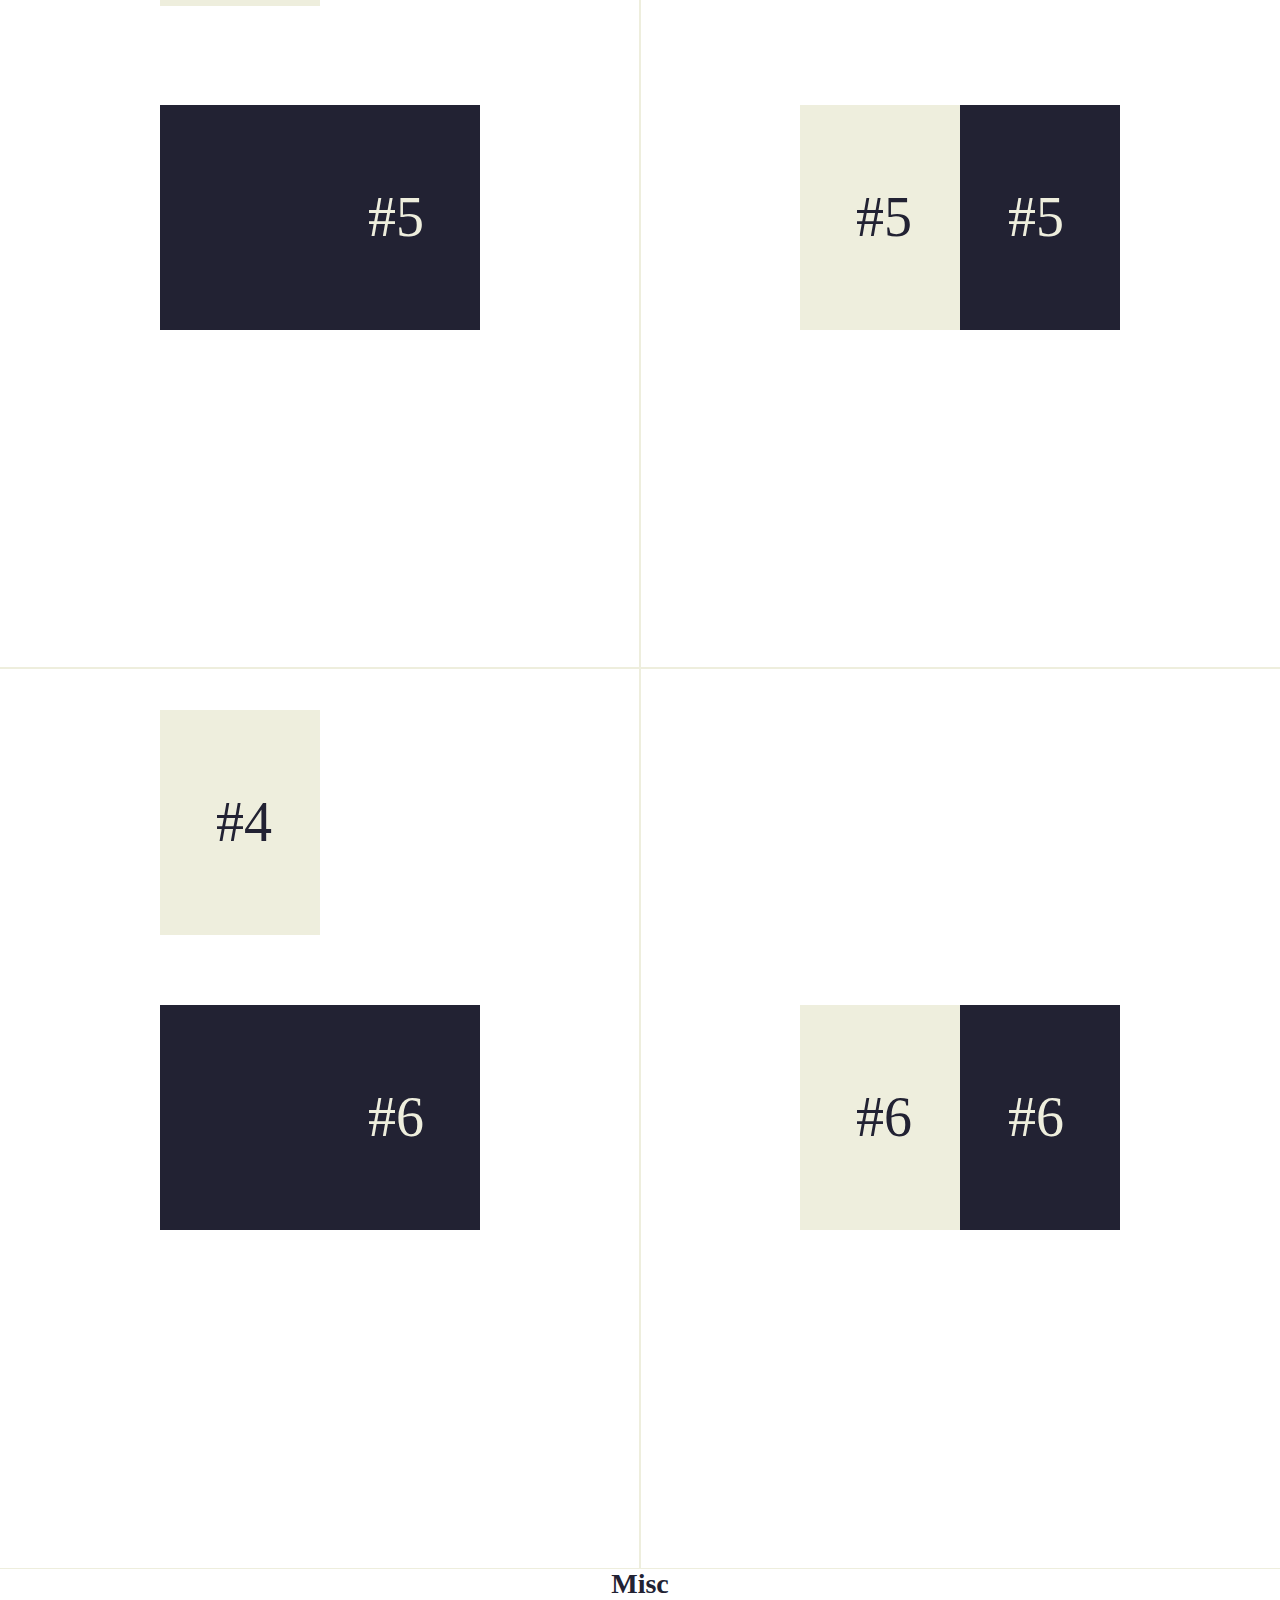
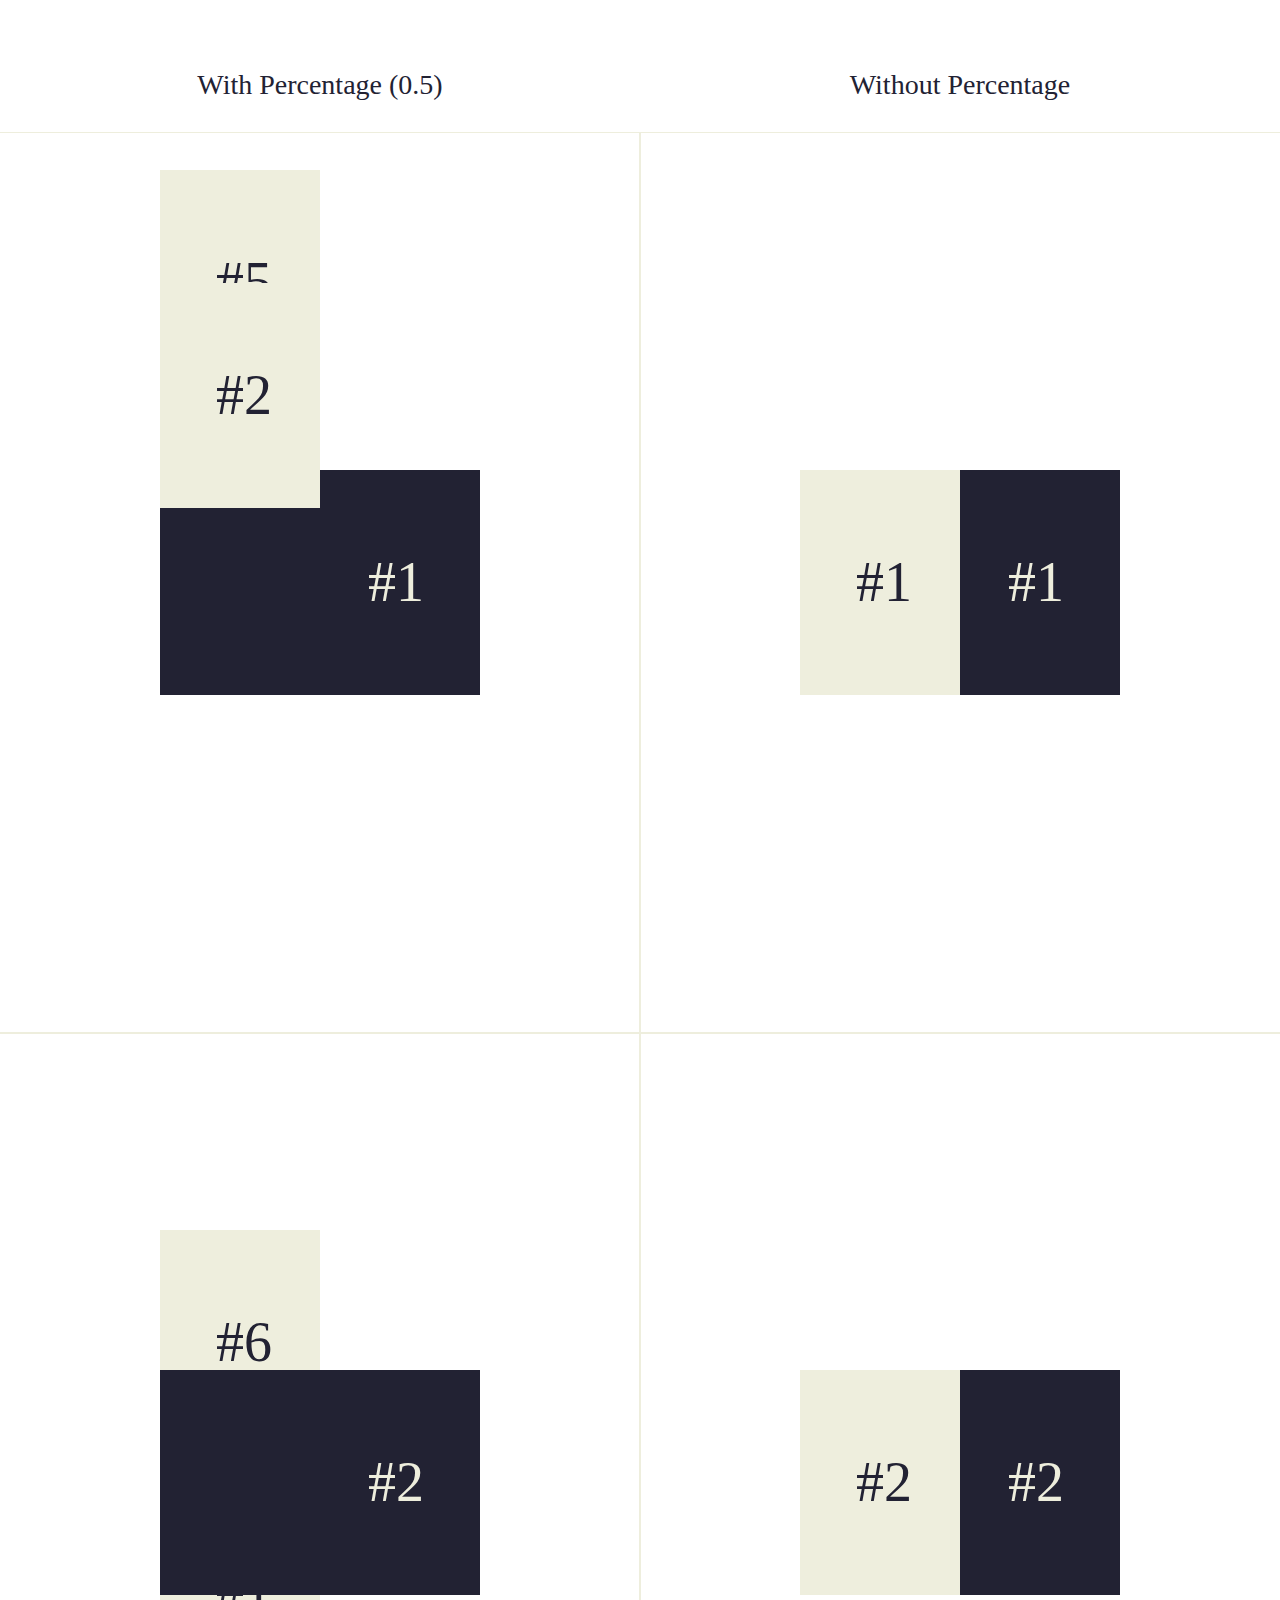
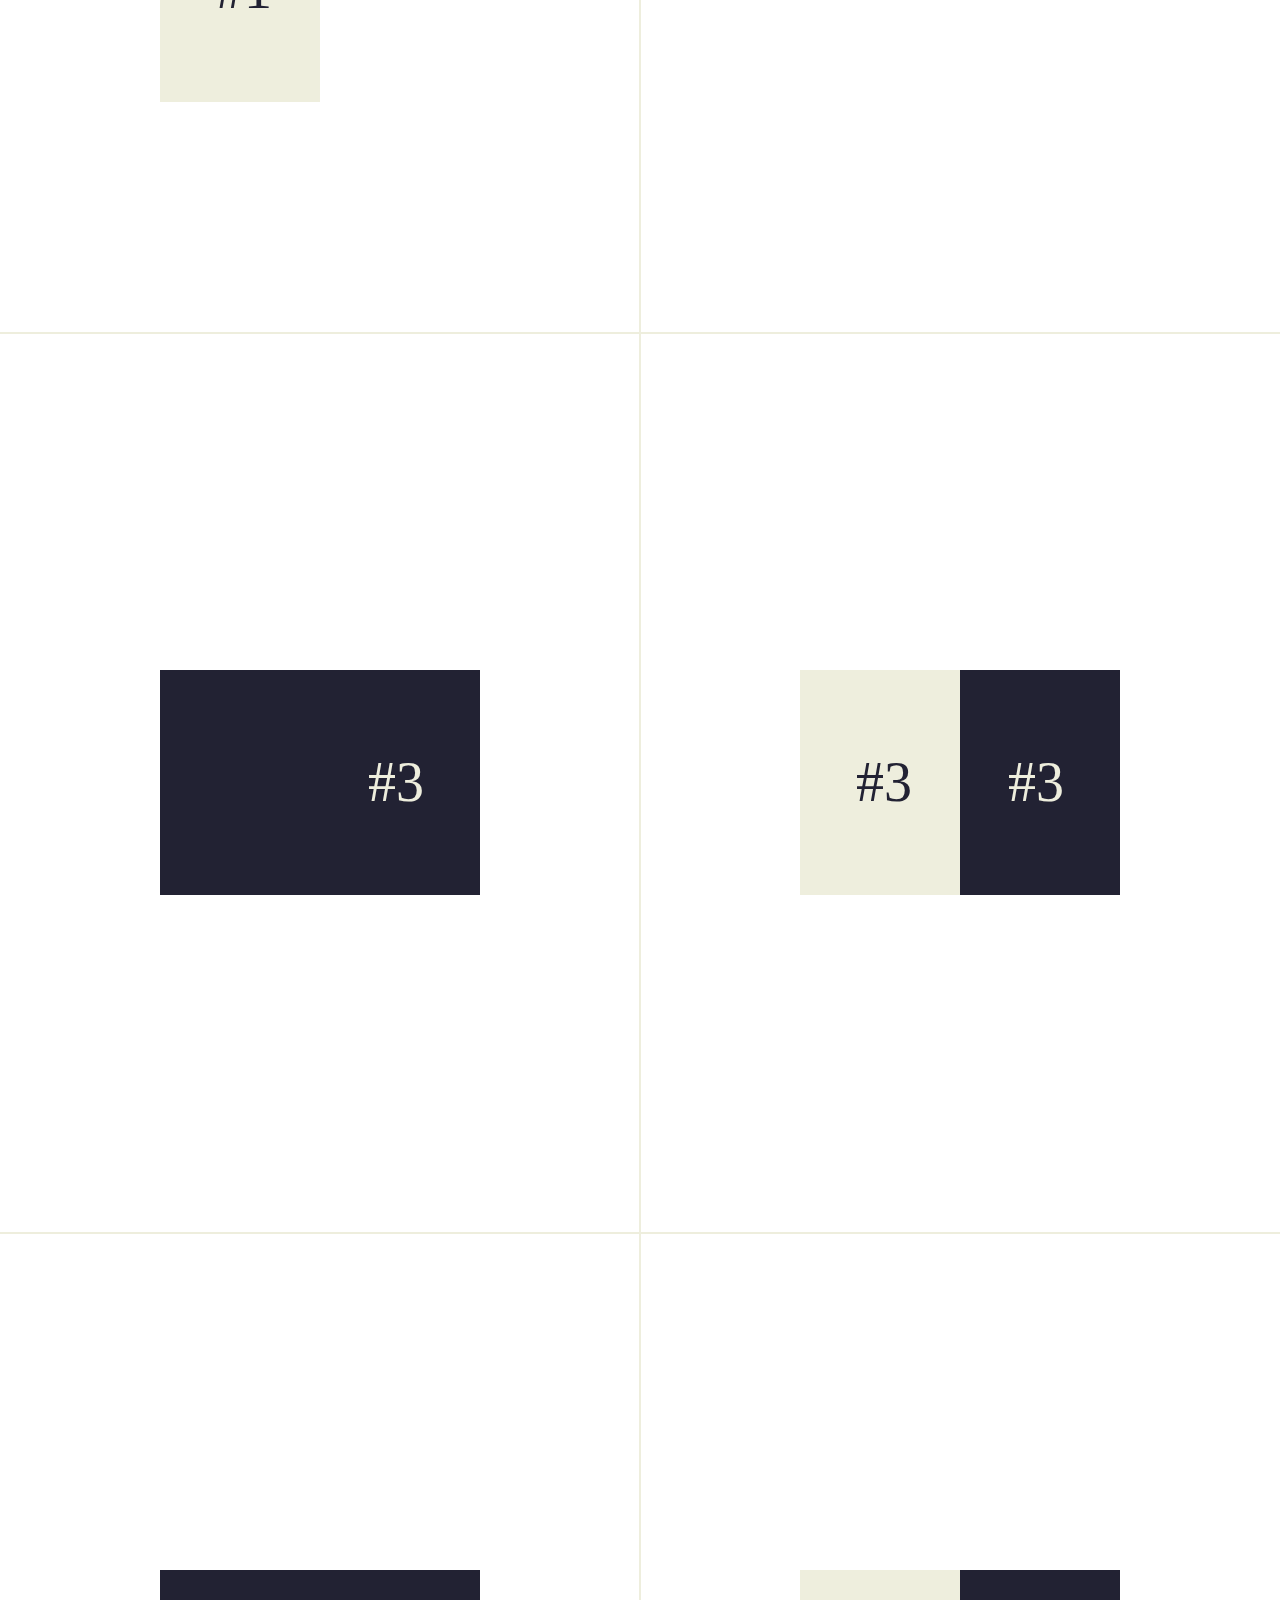
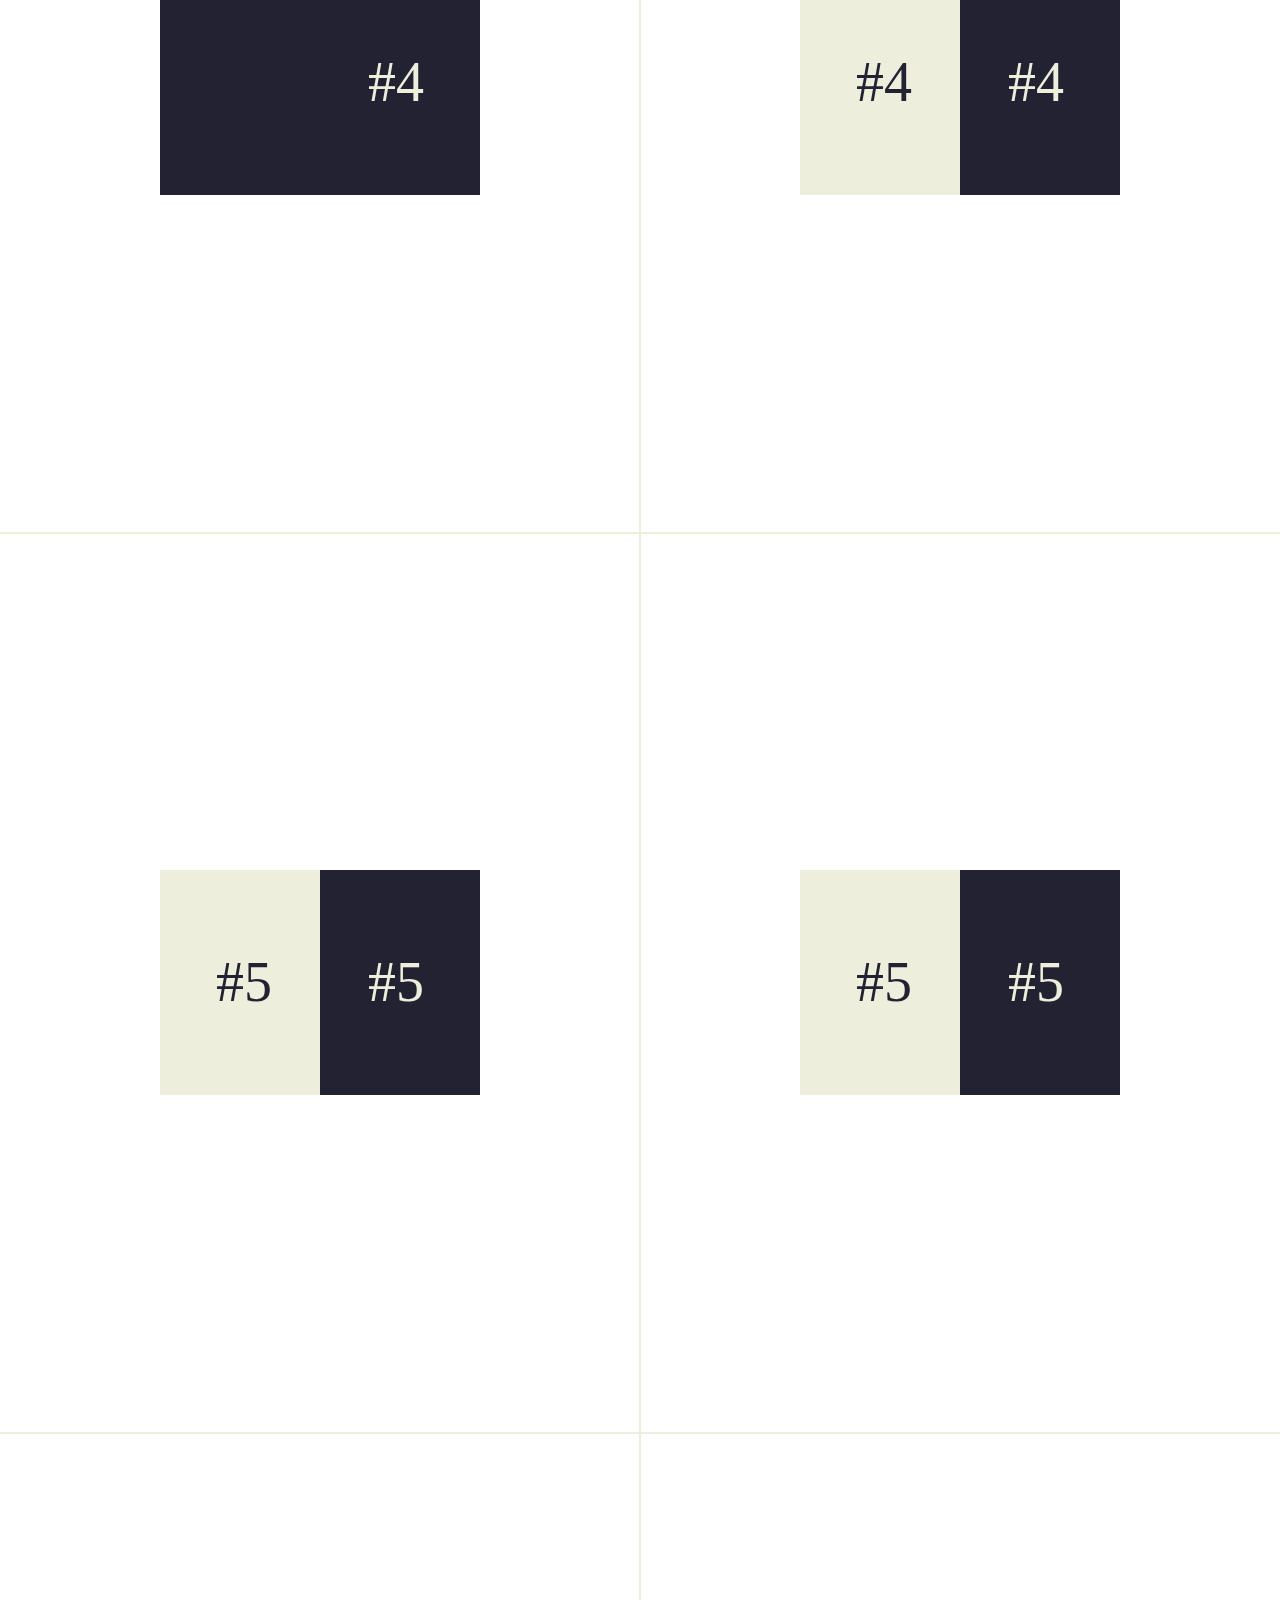
<file: rellax-master/tests/percentage.html>
<!DOCTYPE html>
<html lang="en">
<head>
	<meta charset="UTF-8">
	<meta name="viewport" content="width=device-width, initial-scale=1.0">
	<meta http-equiv="X-UA-Compatible" content="IE=edge">
	<title></title>
	<style>
		html, body{
			color: #223;
			font-size: 21pt;
			margin: 0; padding: 0;
		}
		nav{
			font-size: 21pt;
			line-height: 1.5em;
			position: fixed;
			bottom: 0; left: 0;
		}
		nav a{ color: inherit; }

		.col{
			text-align: center;
			width: 50%;
			float: left;
			box-sizing: border-box;
		}

		h4{ text-align: center;}

		.container{
			outline: 1px solid #eed;
			font-size: 42pt;
			padding: 37.5vh 12.5vw;
		}
		.block{
			background: #223;
			color: #eed;
			line-height: 25vh;
			text-align: right;
			padding: 0 42pt;
			position: relative;
		}
		span{
			background: #eed;
			color: #223;
			line-height: 25vh;
			text-align: left;
			padding: 0 42pt;
			display: block;
			width: 50%;
			position: absolute;
			top: 0; left: 0;
			box-sizing: border-box;
		}
	</style>
</head>
<body>
	<h4>data-rellax-speed = default</h4>
	<section>
		<div class="col">
			<br>With Percentage (0.5) <br><br>
			<div id="21" class="container"><div class="block">#1<span class="rellax" data-rellax-percentage="0.5">#1</span></div></div>
			<div id="22" class="container"><div class="block">#2<span class="rellax" data-rellax-percentage="0.5">#2</span></div></div>
			<div id="23" class="container"><div class="block">#3<span class="rellax" data-rellax-percentage="0.5">#3</span></div></div>
			<div id="24" class="container"><div class="block">#4<span class="rellax" data-rellax-percentage="0.5">#4</span></div></div>
			<div id="25" class="container"><div class="block">#5<span class="rellax" data-rellax-percentage="0.5">#5</span></div></div>
			<div id="26" class="container"><div class="block">#6<span class="rellax" data-rellax-percentage="0.5">#6</span></div></div>
		</div>
		<div class="col">
			<br>Without Percentage <br><br>
			<div id="21" class="container"><div class="block">#1<span class="rellax">#1</span></div></div>
			<div id="22" class="container"><div class="block">#2<span class="rellax">#2</span></div></div>
			<div id="23" class="container"><div class="block">#3<span class="rellax">#3</span></div></div>
			<div id="24" class="container"><div class="block">#4<span class="rellax">#4</span></div></div>
			<div id="25" class="container"><div class="block">#5<span class="rellax">#5</span></div></div>
			<div id="26" class="container"><div class="block">#6<span class="rellax">#6</span></div></div>
		</div>
	</section>

	<!-- /// -->
	<h4>data-rellax-speed = 2</h4>
	<section>
		<div class="col">
			<br>With Percentage (0.5) <br><br>
			<div class="container"><div class="block">#1<span class="rellax" data-rellax-speed="2" data-rellax-percentage="0.5">#1</span></div></div>
			<div class="container"><div class="block">#2<span class="rellax" data-rellax-speed="2" data-rellax-percentage="0.5">#2</span></div></div>
			<div class="container"><div class="block">#3<span class="rellax" data-rellax-speed="2" data-rellax-percentage="0.5">#3</span></div></div>
			<div class="container"><div class="block">#4<span class="rellax" data-rellax-speed="2" data-rellax-percentage="0.5">#4</span></div></div>
			<div class="container"><div class="block">#5<span class="rellax" data-rellax-speed="2" data-rellax-percentage="0.5">#5</span></div></div>
			<div class="container"><div class="block">#6<span class="rellax" data-rellax-speed="2" data-rellax-percentage="0.5">#6</span></div></div>
		</div>
		<div class="col">
			<br>Without Percentage <br><br>
			<div class="container"><div class="block">#1<span class="rellax" data-rellax-speed="2">#1</span></div></div>
			<div class="container"><div class="block">#2<span class="rellax" data-rellax-speed="2">#2</span></div></div>
			<div class="container"><div class="block">#3<span class="rellax" data-rellax-speed="2">#3</span></div></div>
			<div class="container"><div class="block">#4<span class="rellax" data-rellax-speed="2">#4</span></div></div>
			<div class="container"><div class="block">#5<span class="rellax" data-rellax-speed="2">#5</span></div></div>
			<div class="container"><div class="block">#6<span class="rellax" data-rellax-speed="2">#6</span></div></div>
		</div>
	</section>

	<!-- /// -->
	<h4>Misc</h4>
	<section>
		<div class="col">
			<br>With Percentage (0.5) <br><br>
			<div class="container"><div class="block">#1<span class="rellax" data-rellax-speed="1" data-rellax-percentage="0.5">#1</span></div></div>
			<div class="container"><div class="block">#2<span class="rellax" data-rellax-speed="-1" data-rellax-percentage="0.5">#2</span></div></div>
			<div class="container"><div class="block">#3<span class="rellax" data-rellax-speed="4" data-rellax-percentage="0.5">#3</span></div></div>
			<div class="container"><div class="block">#4<span class="rellax" data-rellax-speed="-4" data-rellax-percentage="0.5">#4</span></div></div>
			<div class="container"><div class="block">#5<span class="rellax" data-rellax-speed="0" data-rellax-percentage="0.5">#5</span></div></div>
			<div class="container"><div class="block">#6<span class="rellax" data-rellax-speed="-10" data-rellax-percentage="0.5">#6</span></div></div>
		</div>
		<div class="col">
			<br>Without Percentage <br><br>
			<div class="container"><div class="block">#1<span class="rellax" data-rellax-speed="1">#1</span></div></div>
			<div class="container"><div class="block">#2<span class="rellax" data-rellax-speed="-1">#2</span></div></div>
			<div class="container"><div class="block">#3<span class="rellax" data-rellax-speed="0">#3</span></div></div>
			<div class="container"><div class="block">#4<span class="rellax" data-rellax-speed="0">#4</span></div></div>
			<div class="container"><div class="block">#5<span class="rellax" data-rellax-speed="0">#5</span></div></div>
			<div class="container"><div class="block">#6<span class="rellax" data-rellax-speed="0">#6</span></div></div>
		</div>
	</section>

	<!-- Scripts -->
	<script src="../rellax.js"></script>
	<script>
		var rellax = new Rellax();
	</script>
</body>
</html>
</file>
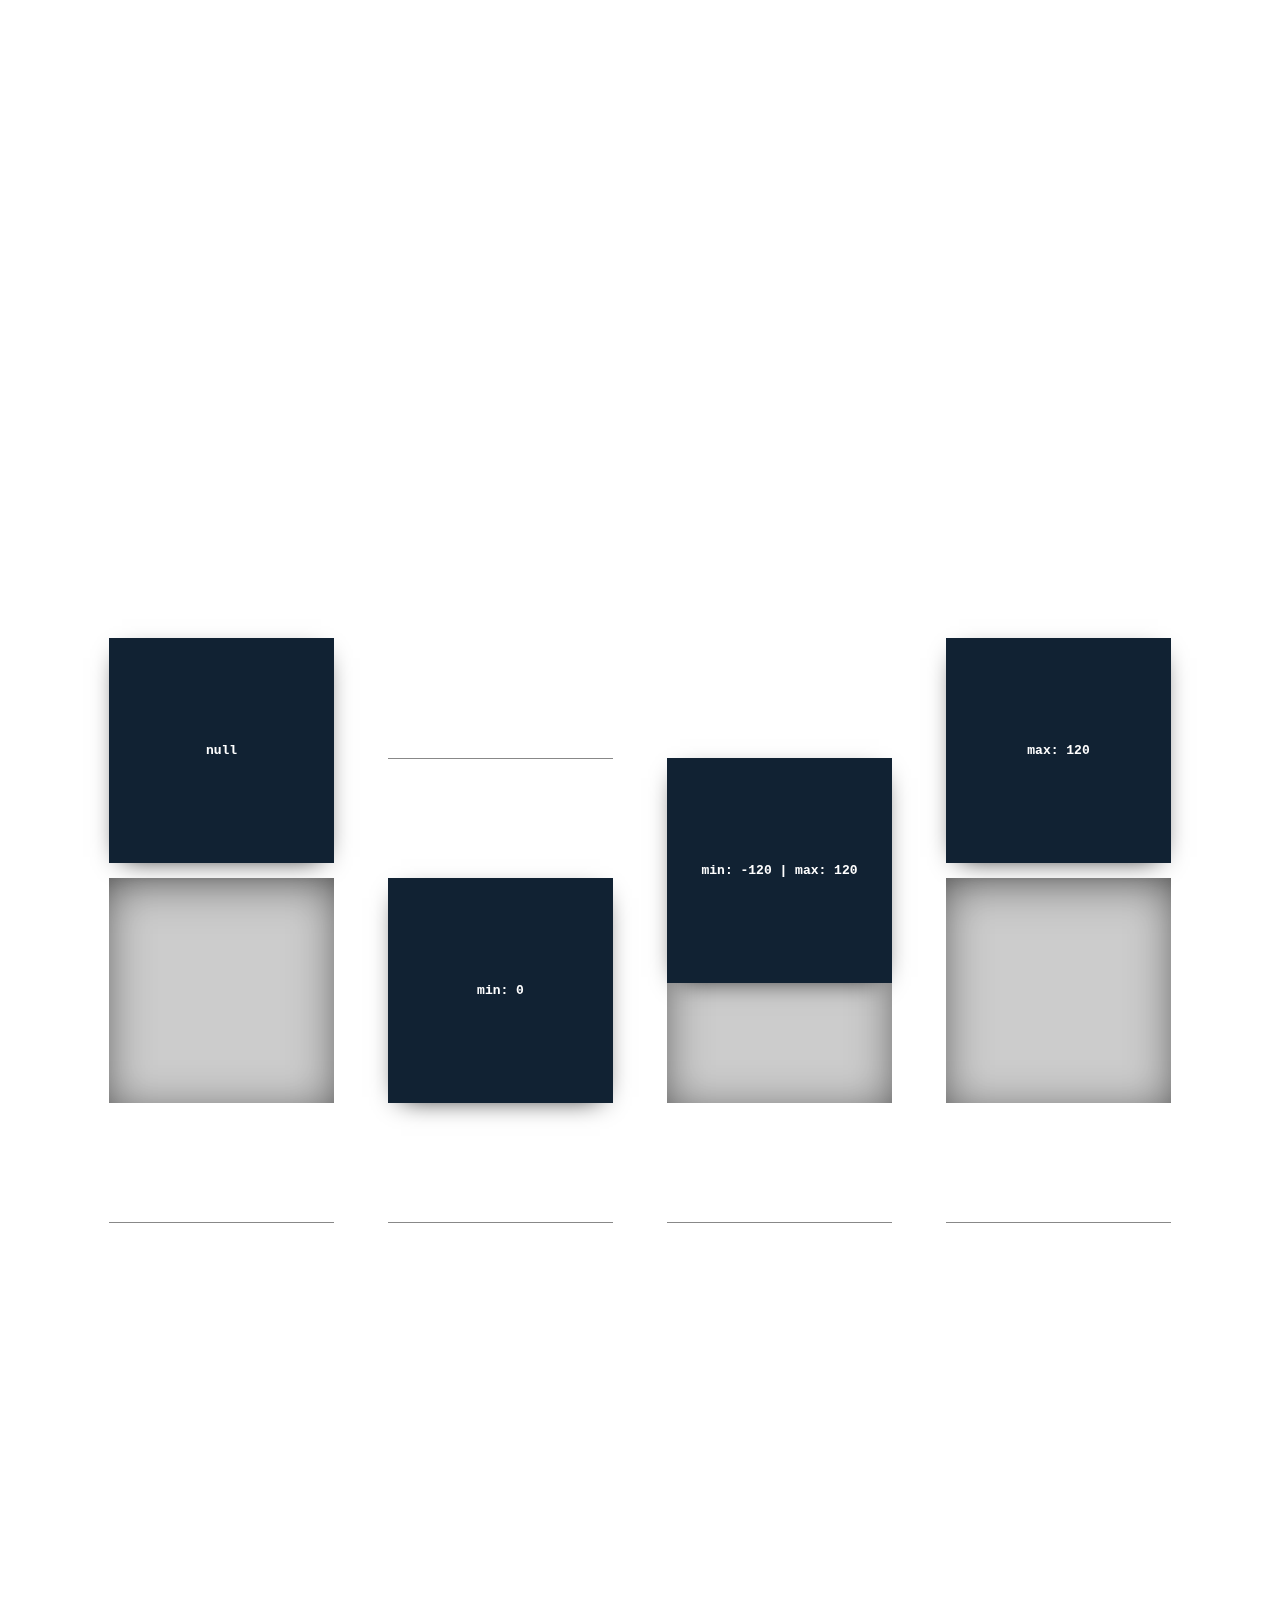
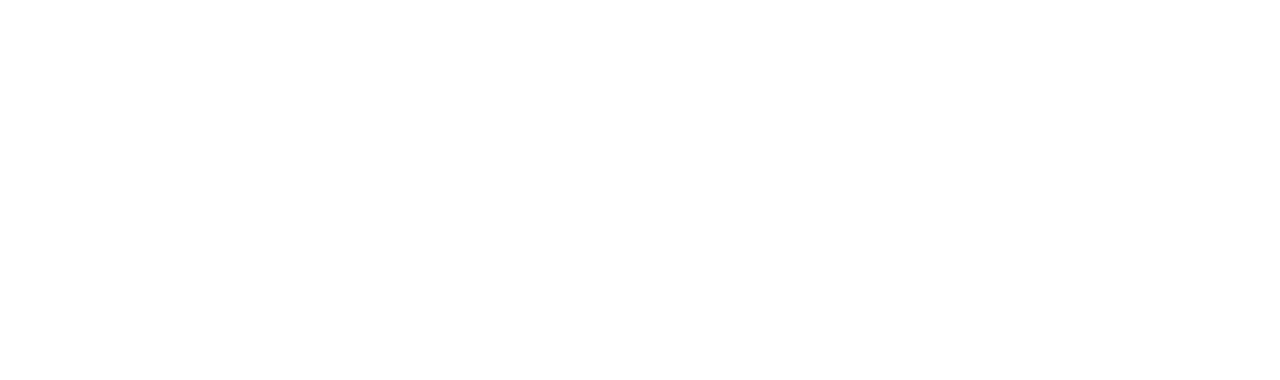
<file: rellax-master/tests/range.html>
<!DOCTYPE html>
<html lang="en">
<head>
	<meta charset="UTF-8">
	<meta name="viewport" content="width=device-width, initial-scale=1.0">
	<meta http-equiv="X-UA-Compatible" content="IE=edge">
	<title></title>

	<style>
		html, body {
			margin: 0; padding: 0;
			font-family: monospace;
			font-weight: bold;
		}

		.flex {
			display: flex;
			justify-content: center;
			align-items: center;
			height: 100vh; width: 100%;
			padding: 60vh 0;
		}

		.rellax-container {
			height: 25vmin; width: 25vmin;
			position: relative;
			background: #ccc;
			margin: 0 3vmin;
			box-shadow: inset 0 .5rem 4rem -1rem rgba(0,0,0,.8),
						0 -119px 0 #fff,
						0 -120px 0 #888,
						0 119px 0 #fff,
						0 120px 0 #888;
		}

		.rellax {
			background: #123;
			color: #fff;
			position: absolute;
			top: 0; left: 0;
			height: 100%; width: 100%;
			display: flex;
			justify-content: center;
			align-items: center;
			box-shadow: 0 .5rem 2rem -1rem rgba(0,0,0,1);
			will-change: transform;
		}
	</style>

</head>
<body>

	<div class="flex">
		<div class="rellax-container">
			<div class="rellax" data-rellax-speed="-5"> null </div>
		</div>
		<div class="rellax-container">
			<div class="rellax" data-rellax-speed="-5" data-rellax-min="0">min: 0</div>
		</div>
		<div class="rellax-container">
			<div class="rellax" data-rellax-speed="-5" data-rellax-min="-120" data-rellax-max="120">min: -120 | max: 120</div>
		</div>
		<div class="rellax-container">
			<div class="rellax" data-rellax-speed="-5" data-rellax-max="120">max: 120</div>
		</div>
	</div>

	<!-- Scripts -->
	<script src="../rellax.js"></script>
	<script>
		var rellax = new Rellax('.rellax', {center: true});
	</script>
</body>
</html>
</file>
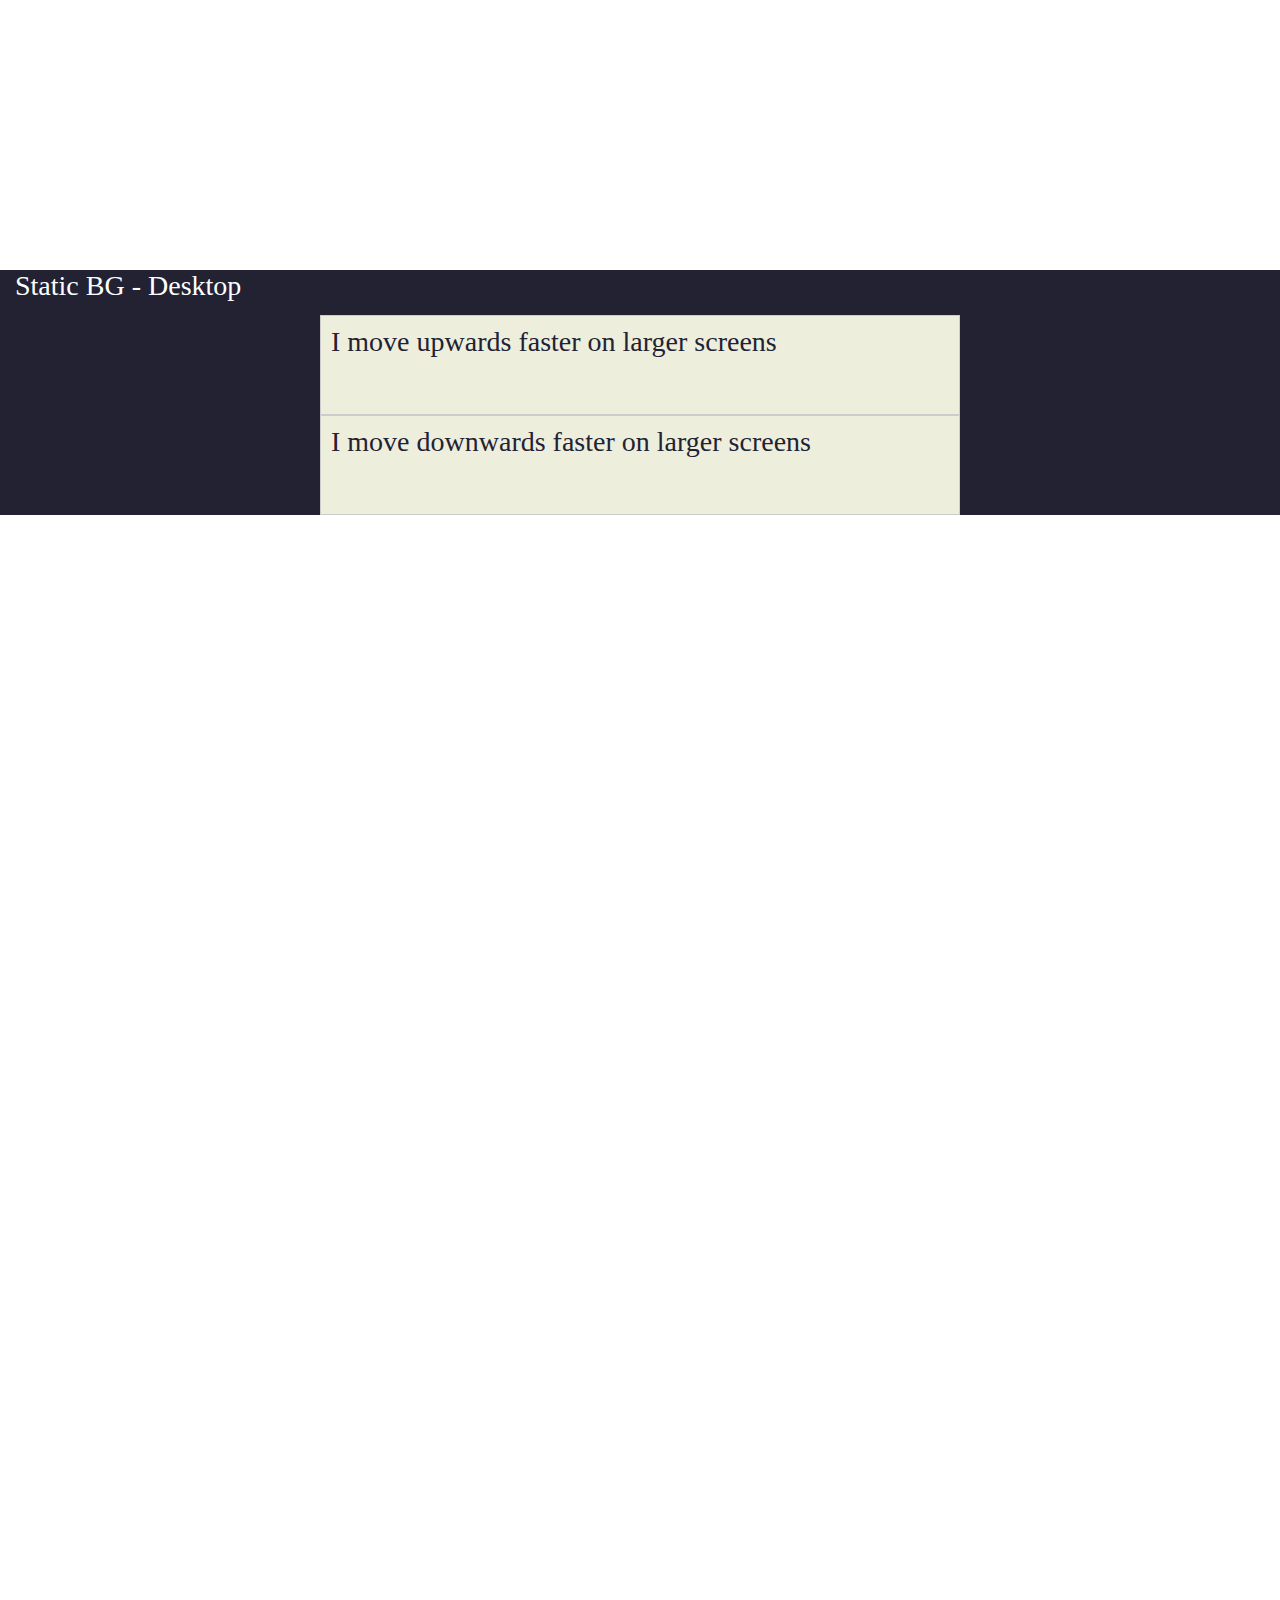
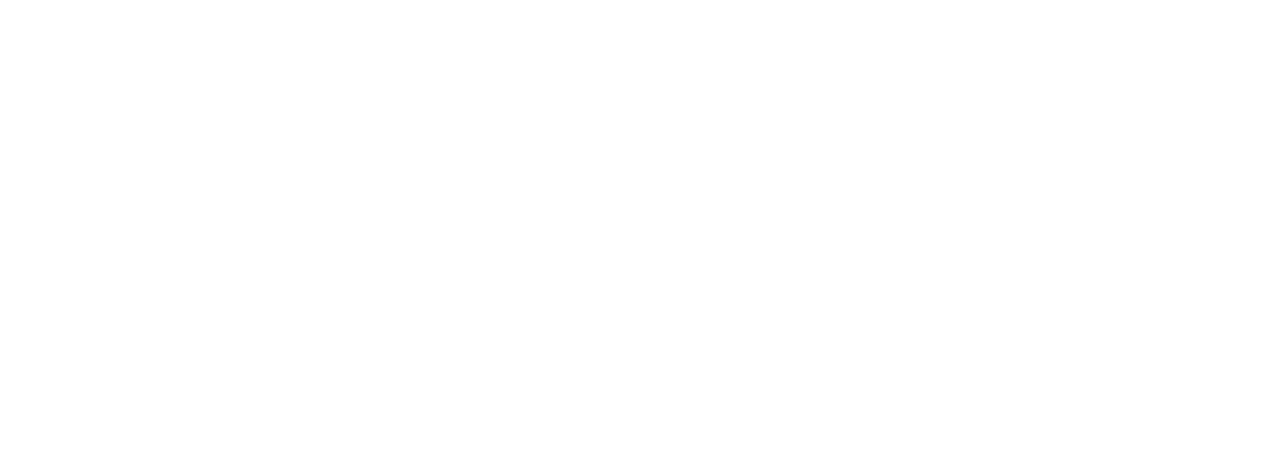
<file: rellax-master/tests/responsive-speeds.html>
<html lang="en">
  <head>
    <meta charset="UTF-8" />
    <meta name="viewport" content="width=device-width, initial-scale=1.0" />
    <meta http-equiv="X-UA-Compatible" content="IE=edge" />
    <title>Responsive Speeds</title>
    <style>
      html,
      body {
        color: #223;
        font-size: 21pt;
        margin: 0;
        padding: 0;
      }

      section {
        margin-top: 30vh;
        width: 100vw;
        height: 200vh;
        -webkit-box-flex: 1; /* OLD - iOS 6-, Safari 3.1-6 */
        -webkit-flex: 1; /* Safari 6.1+. iOS 7.1+, BB10 */
        -ms-flex: 1; /* IE 10 */
        flex: 1; /* NEW, Spec - Firefox, Chrome */
      }

      h4 {
        text-align: center;
      }

      .block {
        background: #223;
        position: relative;
        padding-top: 45px;
        width: 100%;
      }

      .block::before {
        content: "Static BG - Mobile";
        color: #fff;
        position: absolute;
        margin-left: 15px;
        top: 0;
      }

      @media screen and (min-width: 768px) {
        .block::before {
          content: "Static BG - Tablet";
        }
      }

      @media screen and (min-width: 1201px) {
        .block::before {
          content: "Static BG - Desktop";
        }
      }

      span {
        background: #eed;
        color: #223;
        text-align: left;
        padding: 10px;
        display: block;
        width: 50%;
        margin-left: 25%;
        min-height: 100px;
        box-sizing: border-box;
        border: 1px solid #ccc;
      }
    </style>
  </head>
  <body>
    <section>
      <div class="block">
        <span
          class="rellax"
          data-rellax-speed="-2"
          data-rellax-xs-speed="1"
          data-rellax-mobile-speed="3"
          data-rellax-tablet-speed="7"
          data-rellax-desktop-speed="10"
          >I move upwards faster on larger screens</span
        >
        <span
          class="rellax"
          data-rellax-speed="-2"
          data-rellax-xs-speed="-1"
          data-rellax-mobile-speed="-3"
          data-rellax-tablet-speed="-7"
          data-rellax-desktop-speed="-10"
          >I move downwards faster on larger screens</span
        >
      </div>
    </section>

    <!-- Scripts -->
    <script src="../rellax.js"></script>
    <script>
      var rellax = new Rellax(".rellax", {
        breakpoints: [200, 400, 600]
      });
    </script>
  </body>
</html>
</file>
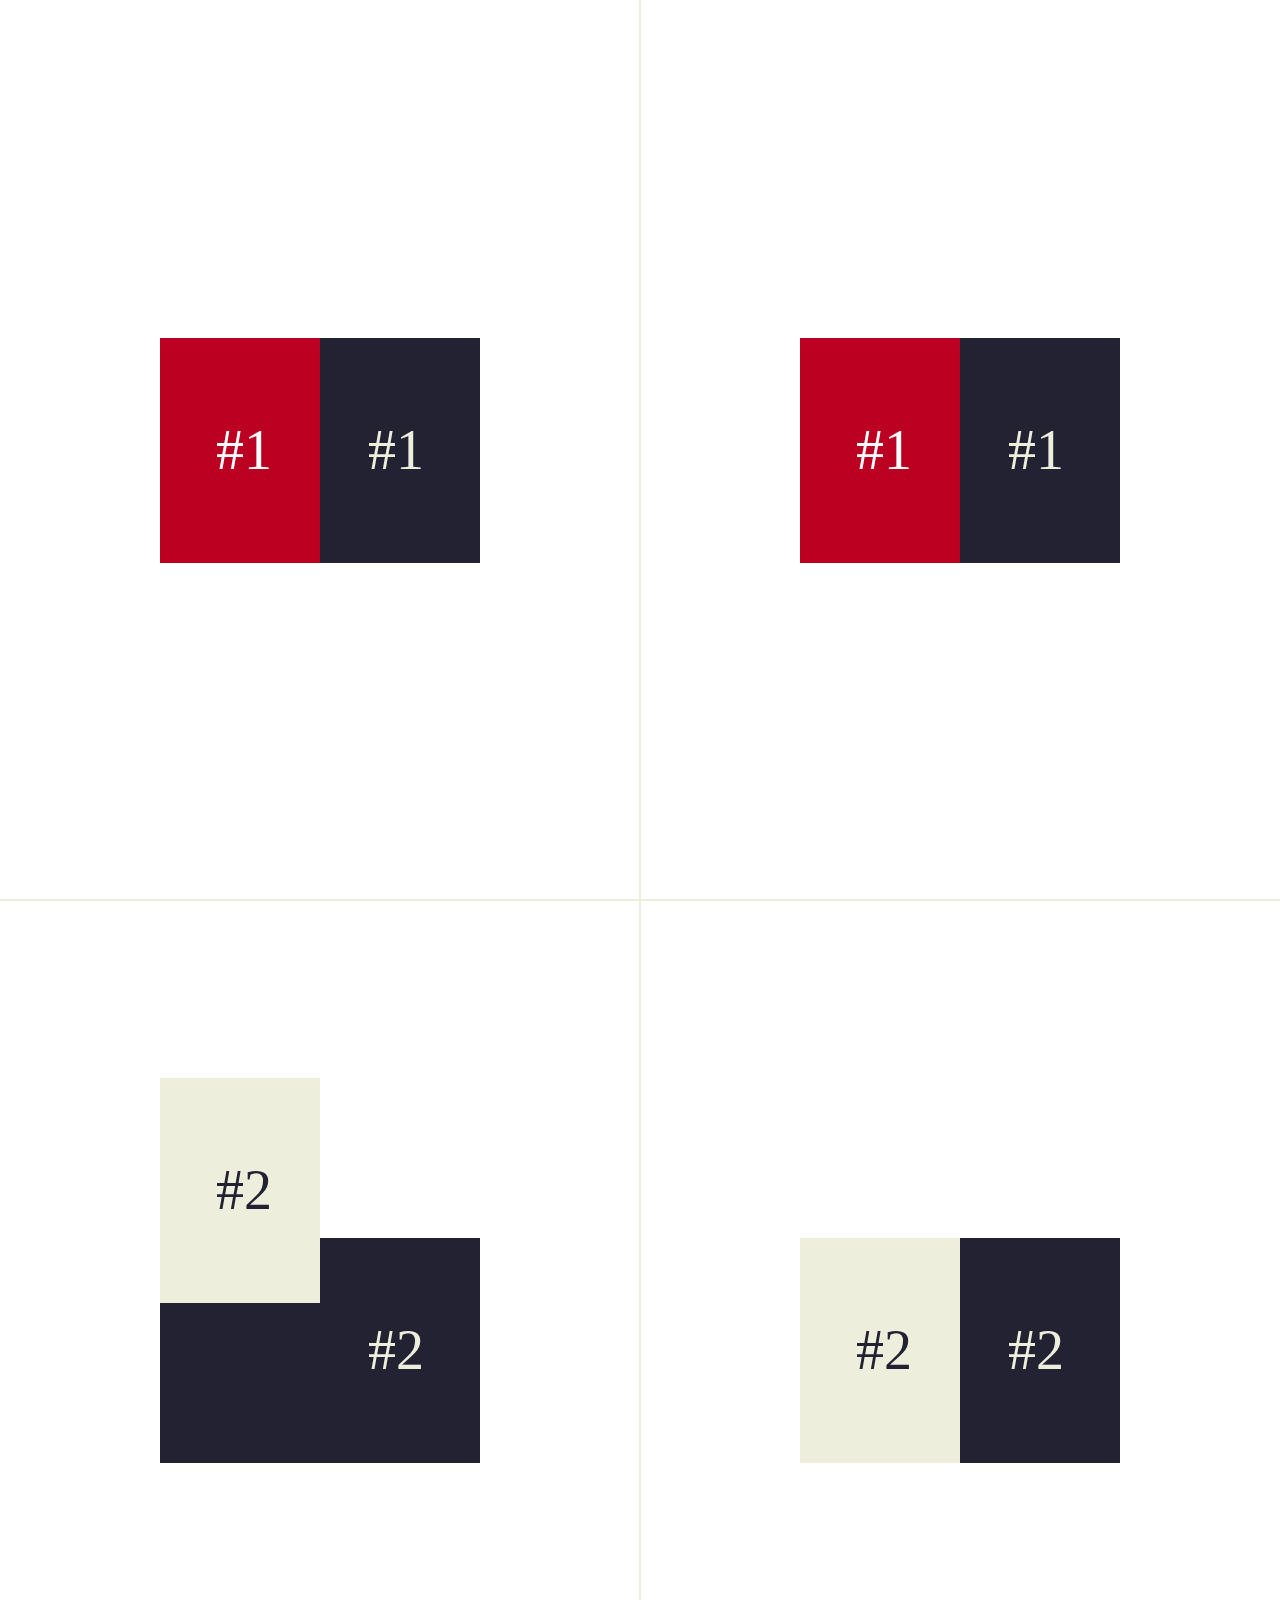
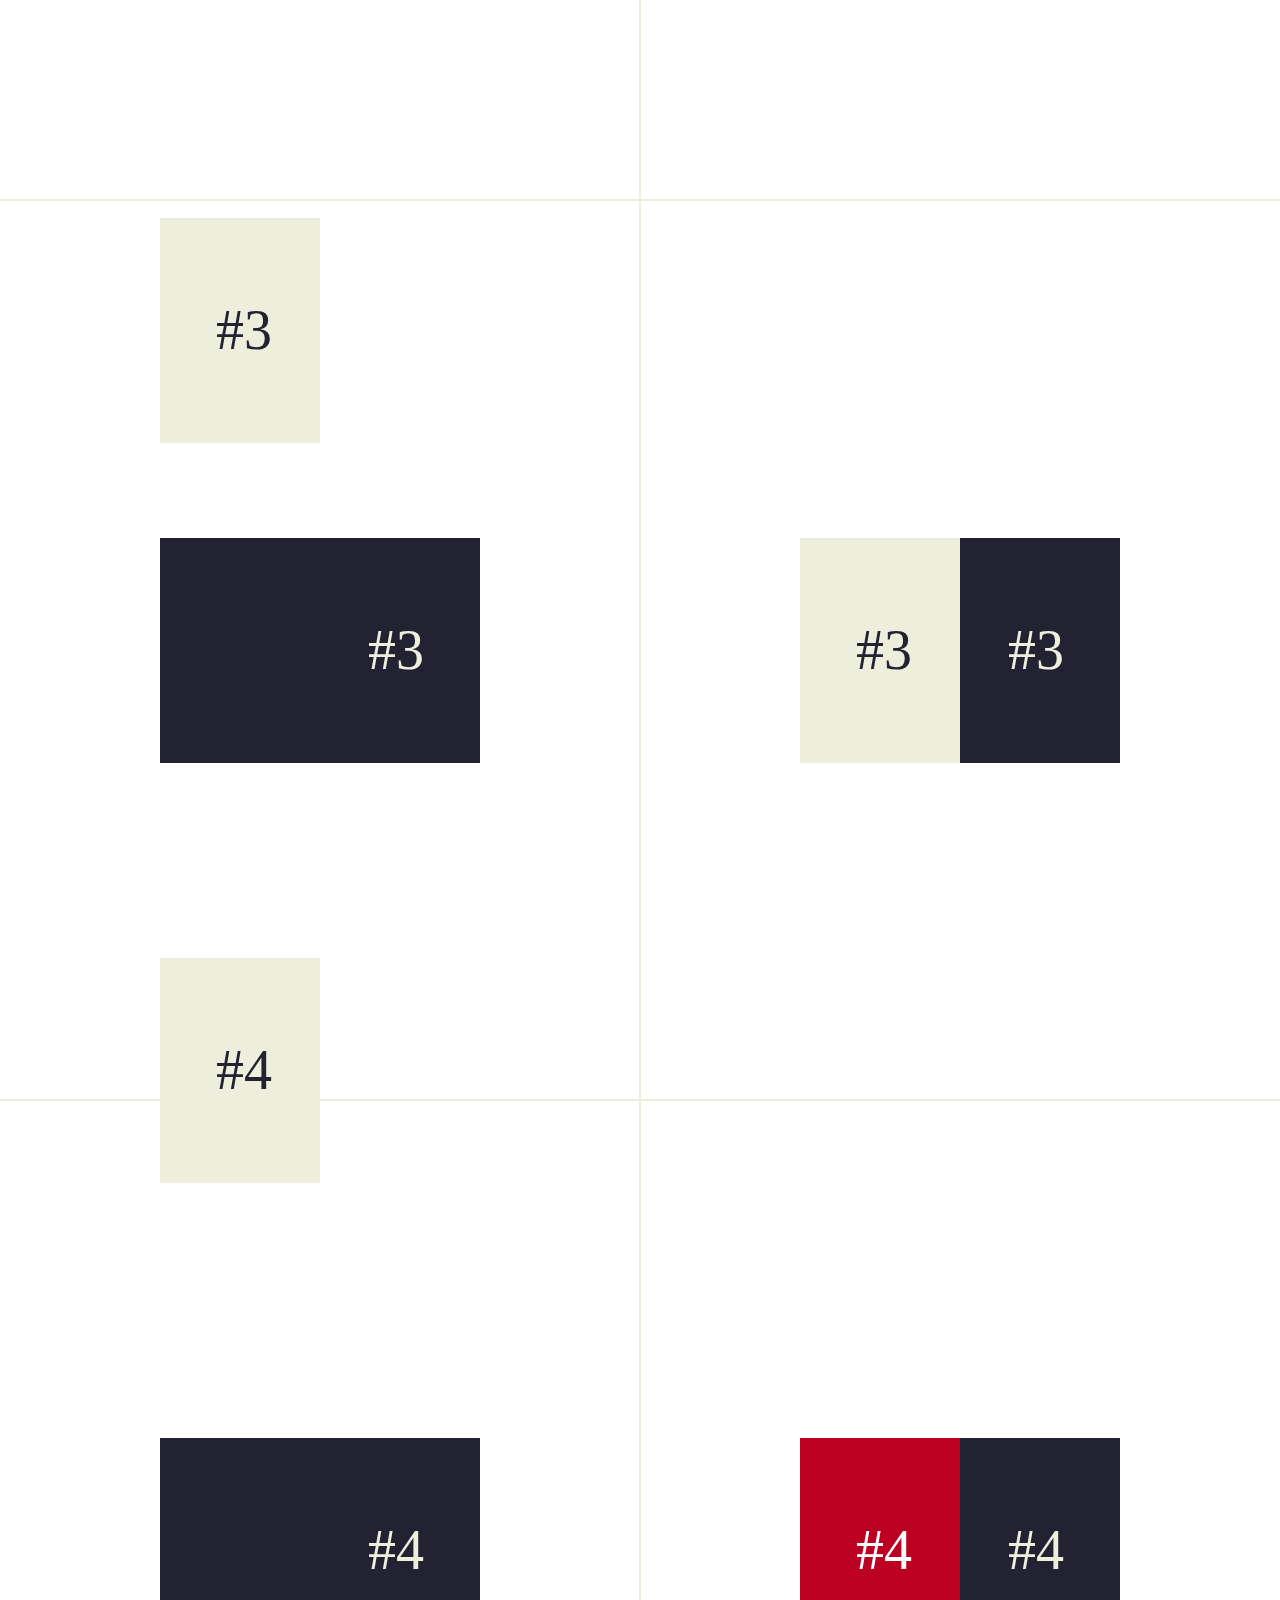
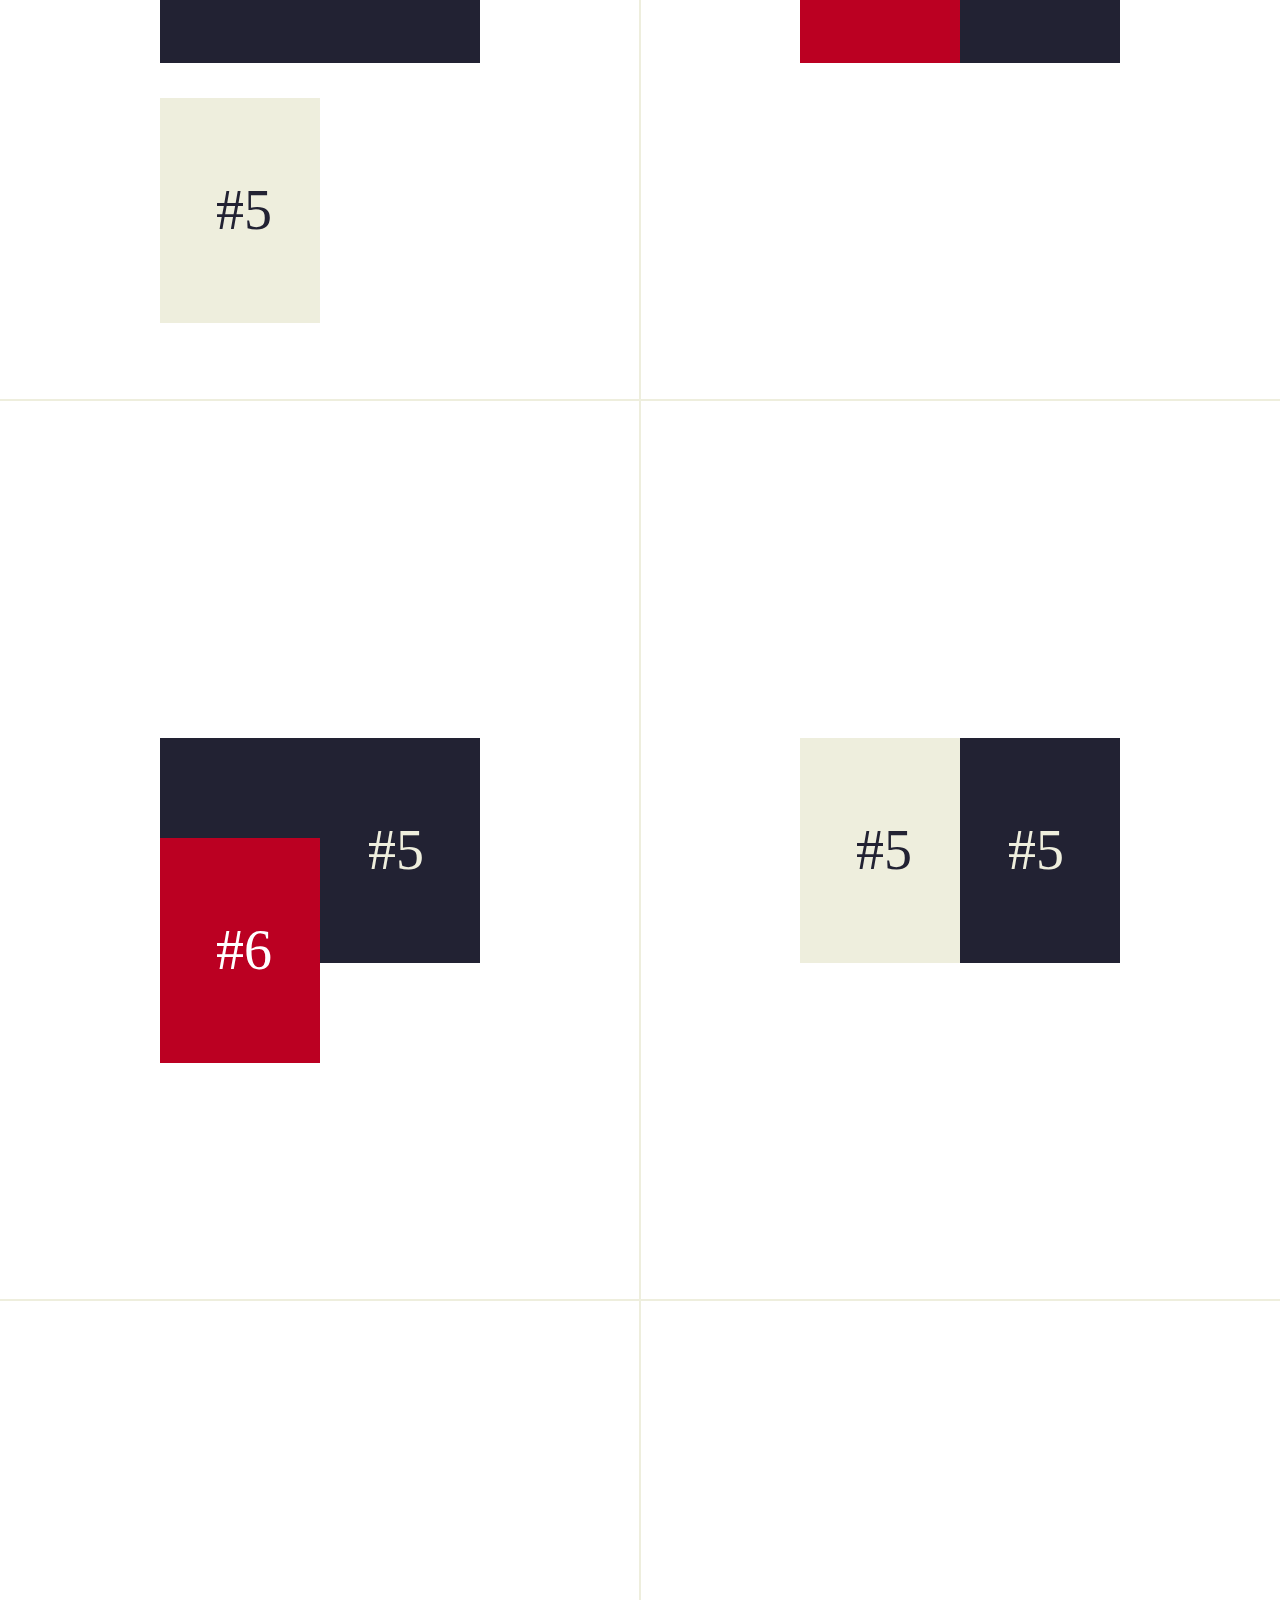
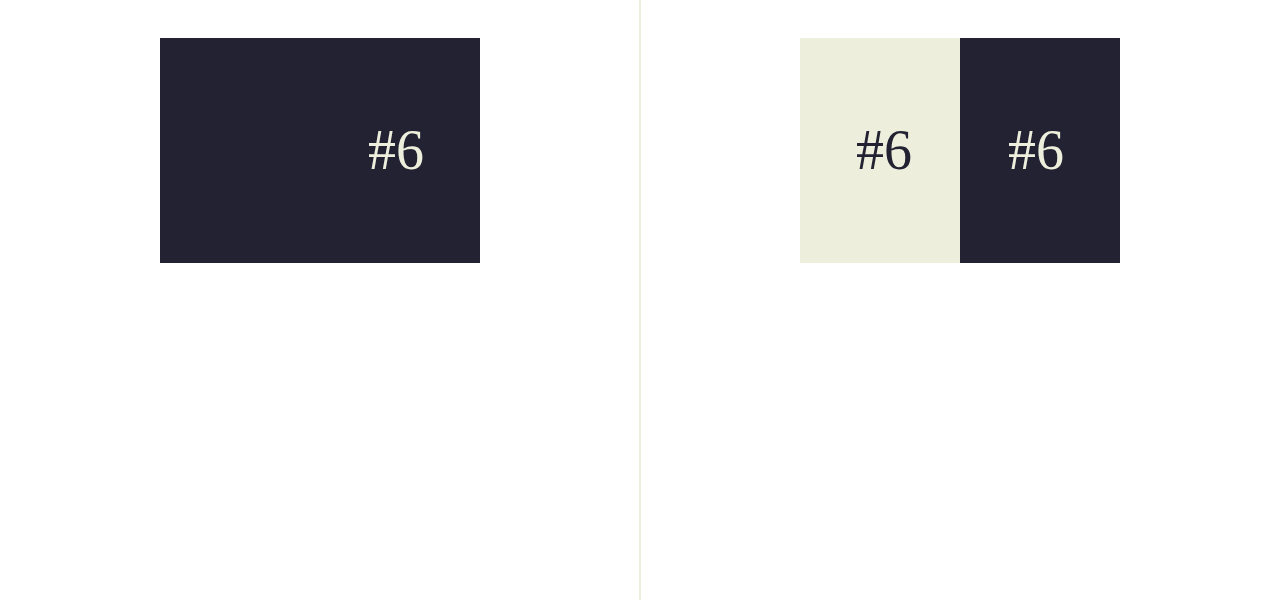
<file: rellax-master/tests/style.html>
<!DOCTYPE html>
<html lang="en">
<head>
	<meta charset="UTF-8">
	<meta name="viewport" content="width=device-width, initial-scale=1.0">
	<meta http-equiv="X-UA-Compatible" content="IE=edge">
	<title></title>
	<style>
		html, body{
			color: #223;
			font-size: 21pt;
			margin: 0; padding: 0;
		}
		nav{
			font-size: 21pt;
			line-height: 1.5em;
			position: fixed;
			bottom: 0; left: 0;
		}
		nav a{ color: inherit; }

		.col{
			text-align: center;
			width: 50%;
			float: left;
			box-sizing: border-box;
		}

		h4{ text-align: center;}

		.container{
			outline: 1px solid #eed;
			font-size: 42pt;
			padding: 37.5vh 12.5vw;
		}
		.block{
			background: #223;
			color: #eed;
			line-height: 25vh;
			text-align: right;
			padding: 0 42pt;
			position: relative;
		}
		span{
			background: #eed;
			color: #223;
			line-height: 25vh;
			text-align: left;
			padding: 0 42pt;
			display: block;
			width: 50%;
			position: absolute;
			top: 0; left: 0;
			box-sizing: border-box;
		}
	</style>
</head>
<body>
	<section>
		<div class="col">
<div id="21" class="container"><div class="block">#1<span class="rellax" data-rellax-percentage="0.5" style="background:#b02; color:#fff;">#1</span></div></div>
<div id="22" class="container"><div class="block">#2<span class="rellax" data-rellax-percentage="0.5">#2</span></div></div>
<div id="23" class="container"><div class="block">#3<span class="rellax" data-rellax-percentage="0.5">#3</span></div></div>
<div id="24" class="container"><div class="block">#4<span class="rellax" data-rellax-percentage="0.5">#4</span></div></div>
<div id="25" class="container"><div class="block">#5<span class="rellax" data-rellax-percentage="0.5">#5</span></div></div>
<div id="26" class="container"><div class="block">#6<span class="rellax" data-rellax-percentage="0.5" style="background:#b02; color:#fff;">#6</span></div></div>
		</div>
		<div class="col">
			<div id="21" class="container"><div class="block">#1<span class="rellax" style="background:#b02; color:#fff;">#1</span></div></div>
			<div id="22" class="container"><div class="block">#2<span class="rellax">#2</span></div></div>
			<div id="23" class="container"><div class="block">#3<span class="rellax">#3</span></div></div>
			<div id="24" class="container"><div class="block">#4<span class="rellax" style="background:#b02; color:#fff;">#4</span></div></div>
			<div id="25" class="container"><div class="block">#5<span class="rellax">#5</span></div></div>
			<div id="26" class="container"><div class="block">#6<span class="rellax">#6</span></div></div>
		</div>
	</section>

	<!-- Scripts -->
	<script src="../rellax.js"></script>
	<script>
		var rellax = new Rellax();
	</script>
</body>
</html>
</file>
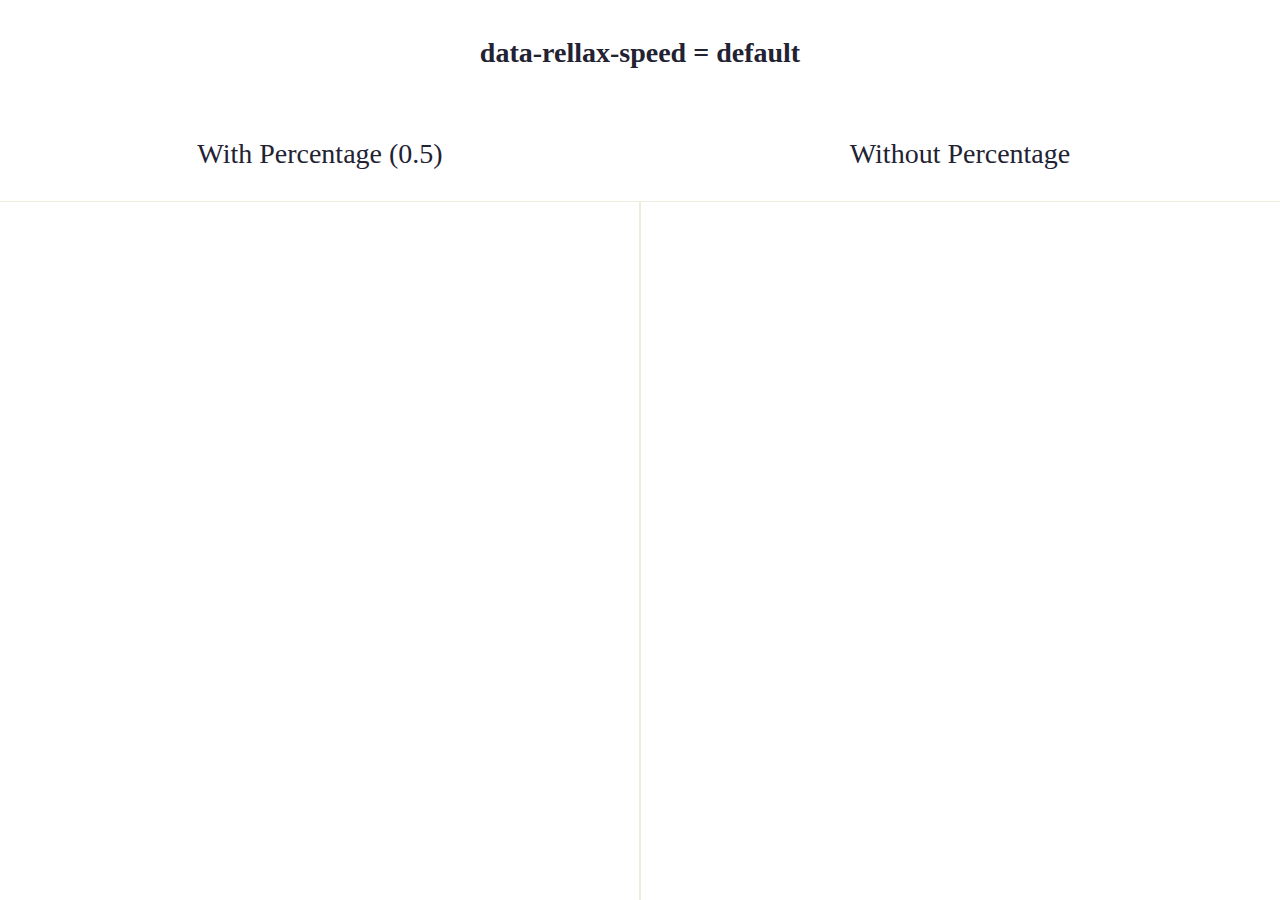
<file: rellax-master/tests/wrapper.html>
<!DOCTYPE html>
<html lang="en">
<head>
    <meta charset="UTF-8">
    <meta name="viewport" content="width=device-width, initial-scale=1.0">
    <meta http-equiv="X-UA-Compatible" content="IE=edge">
    <title></title>
    <style>
        html, body {
            color: #223;
            font-size: 21pt;
            margin: 0;
            padding: 0;
            width: 100%;
            height: 100%;
            min-height: 100%;
            position: relative;
        }

        .Layout__wrapper-container {
            position: absolute;
            width: 100%;
            height: 100%;
        }

        .Layout__wrapper {
            width: 100%;
            height: 100%;
            display: flex;
            flex-direction: column;
            overflow-y: auto;
            overflow-x: hidden;
            position: relative;
        }

        .Layout__main {
            padding: 0;
            margin: 0;
            display: flex;
            flex-wrap: wrap;
            align-content: space-between;
            position: relative;
            overflow-x: hidden;
            overflow-y: auto;
            flex-grow: 1;
            z-index: 1;
        }

        .page-content {
            max-width: 100vw;
            flex: 100%;
        }

        .col {
            text-align: center;
            width: 50%;
            float: left;
            box-sizing: border-box;
        }

        h4 {
            text-align: center;
        }

        .container {
            display: flex;
            align-items: center;
            outline: 1px solid #eed;
            font-size: 42pt;
            padding: 0 12.5vw;
            height: 200vh;
        }

        .block {
            background: #223;
            color: #eed;
            line-height: 25vh;
            text-align: right;
            margin-top: 20vh;
            height: 200px;
            width: 400px;
            position: relative;
        }

        span {
            background: #eed;
            color: #223;
            line-height: 25vh;
            text-align: left;
            padding: 0 42pt;
            display: block;
            width: 50%;
            position: absolute;
            top: 0;
            left: 0;
            box-sizing: border-box;
        }
    </style>
</head>
<body>
    <div class="Layout__wrapper-container">
        <div class="Layout__wrapper">
            <!-- Here can be fixed header -->
            <main class="Layout__main">
                <div class="page-content">
                    <h4>data-rellax-speed = default</h4>
                        <section>
                            <div class="col">
                                <br>With Percentage (0.5) <br><br>
                                <div class="container">
                                    <div class="block">
                                        #1<span class="rellax" data-rellax-percentage="0.5">#1</span>
                                    </div>
                                </div>
                                <div class="container">
                                    <div class="block">
                                        #2<span class="rellax" data-rellax-percentage="0.5">#2</span>
                                    </div>
                                </div>
                                <div class="container">
                                    <div class="block">
                                        #3<span class="rellax" data-rellax-percentage="0.5">#3</span>
                                    </div>
                                </div>
                                <div class="container">
                                    <div class="block">
                                        #4<span class="rellax" data-rellax-percentage="0.5" style="transition: transform 10s cubic-bezier(0,1,.5,1);">#4</span>
                                    </div>
                                </div>
                                <div class="container">
                                    <div class="block">
                                        #5<span class="rellax" data-rellax-percentage="0.5" style="transition: transform 10s cubic-bezier(0,1,.5,1);">#5</span>
                                    </div>
                                </div>
                                <div class="container">
                                    <div class="block">
                                        #6<span class="rellax" data-rellax-percentage="0.5" style="transition: transform 10s cubic-bezier(0,1,.5,1);">#6</span>
                                    </div>
                                </div>
                            </div>
                            <div class="col">
                                <br>Without Percentage <br><br>
                                <div class="container">
                                    <div class="block">
                                        #1<span class="rellax" style="transition: transform 10s cubic-bezier(0,1,.5,1);">#1</span>
                                    </div>
                                </div>
                                <div class="container">
                                    <div class="block">
                                        #2<span class="rellax" style="transition: transform 10s cubic-bezier(0,1,.5,1);">#2</span>
                                    </div>
                                </div>
                                <div class="container">
                                    <div class="block">
                                        #3<span class="rellax" style="transition: transform 10s cubic-bezier(0,1,.5,1);">#3</span>
                                    </div>
                                </div>
                                <div class="container">
                                    <div class="block">
                                        #4<span class="rellax">#4</span>
                                    </div>
                                </div>
                                <div class="container">
                                    <div class="block">
                                        #5<span class="rellax">#5</span>
                                    </div>
                                </div>
                                <div class="container">
                                    <div class="block">
                                        #6<span class="rellax">#6</span>
                                    </div>
                                </div>
                            </div>
                        </section>
                    </div>
                </div>
            </main>
            <!-- Here can be fixed footer -->
        </div>
    </div>

    <!-- Scripts -->
    <script src="../rellax.js"></script>
    <script>
        var rellax = new Rellax('.rellax', {
            center: true,
            wrapper: document.querySelector('.Layout__main') // or '.Layout__main'
        });
    </script>
</body>
</html>
</file>
<file: css/style.css>
@charset "UTF-8";
/* 基本設定 base
=========================*/
* {
	margin: 0;
	padding: 0;
	box-sizing: border-box;
}
html {
	font-size: 62.5%;
}
body {
	line-height: 1.5;
	color: #000;
	font-size: 1.5rem;
	font-family: 'Noto Serif JP', serif;
}
h1,h2,h3,h4,h5,h6 {
	margin: 0;
	padding: 0;
}
ul,ol {
	list-style: none;
}
table {
	border-collapse: collapse;
}
a:link {
	color: #fff;
	text-decoration: none;
}
img {
	max-width:100%;
	height: auto;
	vertical-align: bottom;
}
/* common
=========================*/
h3{	
	padding: 50px 0;
	font-family: 'Scheherazade New', serif;
	font-size: 6rem;
	color: #fff;
	opacity: 0.8;
}
.inner {
	margin-left: 10%;
}
/*layout*/
.wrapper {
	margin: 0 5%;
}
/* header
=========================*/

header {
	position: relative;
	font-size: 1.5rem;
}
.headerBg {
	height: 100vh;
	background-image: url("../image/header.jpg");
	background-size: cover;
	background-position: center;
	background-attachment: fixed;
}
/* logo */
.logo img{
	width: 250px;
	height: 250px;
	position: absolute;
	top: 50%;
	left: 50%;
	transform: translate(-50%,-50%);
}
.fade-in {
  opacity: 0;
  transition-duration: 4s;
  transition-property: opacity, transform;
}
.scroll-in {
  opacity: 1;
}

/*========= 途中からハンバーガーメニューに変化するのためのCSS ===============*/
/*========= ボタンのためのCSS ===============*/

/*ボタン全体の形状*/
.openbtn{
    /*はじめは非表示に*/
	display: none;
    /*ボタンの位置*/
	position:fixed;
	top:10px;
	right: 10px;
	z-index: 999;
    /*ボタンの形状*/
	background: rgba(57, 43,45, .8);
	cursor: pointer;
    width: 50px;
    height:50px;
	border-radius: 5px;
}
/*ボタンのアイコン設定*/
.openbtn span{
    display: inline-block;
    transition: all .4s;
    position: absolute;
    left: 14px;
    height: 2px;
    border-radius: 2px;
	background-color: #fff;
  	width: 45%;
  }
.openbtn span:nth-of-type(1) {
	top:15px;	
}
.openbtn span:nth-of-type(2) {
	top:23px;
}
.openbtn span:nth-of-type(3) {
	top:31px;
}
/*activeクラスが付与された後のボタンのアイコン設定*/
.openbtn.active span:nth-of-type(1) {
    top: 18px;
    left: 18px;
    transform: translateY(6px) rotate(-45deg);
    width: 30%;
}
.openbtn.active span:nth-of-type(2) {
	opacity: 0;
}
.openbtn.active span:nth-of-type(3){
    top: 30px;
    left: 18px;
    transform: translateY(-6px) rotate(45deg);
    width: 30%;
}
/*fadeDownクラスが付与された後のボタンの出現アニメーション設定*/
.fadeDown {
    animation-name: fadeDownAnime;
    animation-duration: 0.5s;
    animation-fill-mode: forwards;
    opacity: 0;
    display: block;
}
@keyframes fadeDownAnime{
  from {
    opacity: 0;
	transform: translateY(-100px);
  }
  to {
    opacity: 1;
	transform: translateY(0);
  }
}
/*========= ヘッダーナビゲーションのためのCSS ===============*/
/*==ヘッダーの形状*/
#headerMenu{
	height: 70px;
	width:100%;
	display: flex;
	justify-content: flex-start;
	align-items: center;
	color:#fff;
	text-align: center;
}
/*.doneクラスがついたヘッダー*/
#headerMenu.dnone {
	opacity: 0;/*透過0にして非表示に*/
}

/*メニューボタンをクリックした際に付与されるpanelactiveクラスがついたら*/
#headerMenu.dnone.panelactive {
	opacity: 1;/*不透明にして出現*/
}
/*==ヘッダーのテキストナビゲーションの形状*/
#gnav ul{
	margin-top:5%;
	display: flex;
	background: rgba(57, 43,45, .8);
	flex-wrap: wrap;
	justify-content: flex-end;
}
#gnav ul li a{
	display: block;
	text-decoration: none;
	color: #fff;
	padding:20px;
}
#gnav ul li.current a,
#gnav ul li a:hover{
	color:rgb(145, 103, 103);	
}
/*.doneクラスがついたヘッダーのテキストナビゲーションの形状*/
#headerMenu.dnone #gnav{
    /*固定位置にして最背面に*/
    position:fixed;
	top: 0;
    left: 0;
	z-index: -1;
    /*高さと幅*/  
	width:100%;
	height: 100vh;
    /*天地中央＆テキスト中央揃え*/  
	display: flex;
	justify-content: center;
	align-items: center;
	text-align: center;
    /*はじめは透過0に*/  
    opacity: 0;
	transition: all 0.4s;
}
/*メニューボタンをクリックした際に付与されるpanelactiveクラスがついたナビゲーションの形状*/
#headerMenu.dnone.panelactive #gnav{
	opacity: 1;/*不透明に*/
	z-index:3;/*最前面に*/
	background: rgb(57, 43,45);
}
#headerMenu.dnone.panelactive #gnav ul{
	display:block;/*flexの横並びをblockにして縦並びに*/
}

#headerMenu.dnone.panelactive #gnav ul li{
	padding: 30px;
	
}
#headerMenu.dnone.panelactive #gnav ul li a{
	font-size: 2rem;
}
#headerMenu.dnone.panelactive #gnav ul li a:hover{
	transform: scale(1.5);
}
/*リストの形状*/
#headerMenu.dnone.panelactive #gnav li a{
	color: #FFF;
	text-decoration: none;
	padding:10px;
	display: block;
	text-transform: uppercase;
	letter-spacing: 0.1em;
	font-weight: bold;
	transition:all 0.3s;
}
/* header catchcopy */
header p{
	padding-bottom: 10px;
	color: #fff;
	font-size: 2rem;
	line-height: 2;
	display: flex;
}
.anime {
	position: absolute;
	bottom: 0;
	right: 0;
	padding-bottom: 50px
}
.eachTextAnime span{opacity: 0;}
.eachTextAnime.appeartext span{ animation:text_anime_on 1s ease-out forwards; }
@keyframes text_anime_on {
	0% {opacity:0;}
	100% {opacity:1;}
}
/* concept
=========================*/
#concept {
	opacity: 0.8;
}
#conceptArea {
	position: relative;
	min-height: 100vh;
	background-image: url("../image/content.jpg");
	background-size: cover;
	background-position: center;
	background-attachment: fixed;
}
.catchcopy {
	padding-bottom: 50px;
	position: absolute;
	bottom:0;
	right: 0;
	color: #000;
	font-size: 3rem;
}
.catchcopy span {
	font-size: 5rem;
}

/* Menu
=========================*/
/*seasonmenu*/
.seasonMenu {
	display: flex;
	justify-content: space-between;
	gap:10px;
}

.fadein {
  opacity : 0;
  transform: translateY(30px);
  transition: all 1s;
}

.limitedMenu {
	width: 300px;
	padding: 10px;
	background: #fff;
}
h5{
	font-size: 1.5rem;
	text-align: center;
	padding: 20px 0;
}
.season p {
	padding: 0 10px;
	font-size: 1.2rem;
	line-height: 1.7
}
/*menu*/
#menu{
	background-image: url("../image/menu-bg.jpg");
	background-size: cover;
	min-height: 100vh;
	padding-bottom: 100px;
	background-attachment: fixed;
}
.menuList{
	width: 50%;
	padding-bottom: 55px;
	padding-left: 0 4%;
	min-width: 300px;
	display: flex;
	align-items: center;
}
.menuList:first-of-type{
	padding-top: 55px;
}
.menuBg {
	background: #e9f2f1;
	width: 90%;
	height: auto;;
	position: relative;
	overflow: hidden;
}
.monaka {
	width: 200px;
	position: absolute;
	top: 0;
	right: 0;
	z-index: 1;
}
.greenTea {
	height: 90%;
	position: absolute;
	bottom: 0;
	right: 0;
	object-fit: contain;
}

.item {
	padding-bottom: 10px;
	font-size: 2rem;
	font-weight: 600;
}
.menuText{
	width: 70%;
	z-index: 2;
}
.menuPrice {
	width: 30%;
	z-index: 2;
}
.price {
	padding-left: 30px;
	font-size: 1.5rem;
}
/* Shopinfo
=========================*/
#shopInfo {
	background-image: url("../image/shop.jpg");
	background-size: cover;
	background-attachment: fixed;
}
.detail dl {
	width: 60%;
}
.detail {
	display: flex;
	justify-content: space-around;
}
.detailList {
	display: flex;
	width: 70%;
	padding: 20px 0;
	color: #fff;
}
.detailList dt{
	width: 30%;
}
iframe {
	padding-bottom: 100px;
}
/* footer
=========================*/
.copyright{
	padding-top: 5%;
	color: #fff;
	text-align: center;
	background: rgba(57, 43,45, .8);
	padding-bottom: 30px;
}

/* ページTOPに戻る */
.pagetop{
    display: none;
    position: fixed;
    right: 15px;
    bottom: 60px;
}
.pagetop a{
    display: block;
    font-size: 0;
    width: 40px;
    height: 40px;
    text-align: center;
    background: #7db4e6;
    border-radius: 50%;
    line-height: 40px;
}
.pagetop a i{
    font-size: 20px;
    color:#fff;
    line-height: 40px;
}
/* ページTOPに戻る */
.pagetop{
    display: none;
    position: fixed;
    right: 15px;
    bottom: 50px;
}
.pagetop a{
    display: block;
    font-size: 0;
    width: 40px;
    height: 40px;
    text-align: center;
    background: #60706b;
    border-radius: 50%;
    line-height: 40px;
}
.pagetop a i{
    font-size: 20px;
    color:#fff;
}
/* mobile Ver 
-------------------------*/

@media (max-width:900px){
	#headerMenu {
		display: flex;
	}
	#gnav ul li a {
		padding: 10px;
	}
	header p {
		font-size: 1.5rem;
		padding-bottom: 5px;
	}
	.logo img{
	width: 150px;
	height: 150px;
/*	transform: translate(-50%,-50%);*/
	}
	.catchcopy {
		font-size: 1.5rem;
	}
	.catchcopy span {
		font-size: 3rem;
	}
	h5 {
		padding: 10px 0;
		font-size: 1rem;
	}	
	.season p {
		font-size: 0.8rem
	}
	.item,
	.price{
		font-size: 1rem;
	}
	.itemDes {
		font-size: 1rem;
	}
	.detailList {
		font-size: 1rem;
	}
}/*/.max-width900px*/


@media (max-width:600px) {
	
	#gnav {
		display: none;
	}
	
	.headerBg {
	height:100vh;
	}
	header {
		position: relative;
	}
	.logo img {
		position: absolute;
		top: 45%;
		left: 55%;
		width: 	150px;
		height: 100px;
	}
	#headerMenu {
		justify-content: space-around;
	}
	#gnav ul {
		margin-top: 50px;
		justify-content: center
	}
	#gnav ul li {
		width: 50%;
	}
	#gnav ul li a {
		padding: 15px;
		font-size: 1.5rem;
	}
	header p {
		font-size: 1.2rem;
		}
	#conceptArea {
		background-image: url("../image/coceptmobile2.jpg");
		background-position: 10%, top;
		background-repeat: no-repeat;
	}
	.seasonMenu {
		flex-wrap: wrap;
		justify-content: center;
		gap: 50px;
	}
	.greenTea,
	.monaka {
		opacity: 0.5
	}
	.menuList {
		flex-wrap: wrap;
	}
	.price {
		padding-top: 10px;
	}
	#shopInfo {
	background-image: url("../image/shopinfomobile.jpg");
	background-size: cover;
	}
	.detail {
		flex-wrap: wrap;
	}
	.detailList {
	display: flex;
		width:auto;
	}
	iframe {
		margin: 0 auto;
	}
}/*max-width600px*/

@media(max-width:281px){
		.logo img {
		width: 	100px;
		height: 50px;
	}
	
	#gnav ul li a {
		padding: 10px;
		font-size: 1rem;
	}
	
	header p {
		font-size: 0.5rem;
		}
	
	.anime{
		margin-left: 10px;
	}
	
	.eachTextAnime span {
		font-size: 0.3rem;
		padding-left: 10px
	}
	
	h3{
		font-size: 3rem;
	}
	.catchcopy {
		font-size: 2rem;
	}
	
	.catchcopy span {
		font-size: 3rem;
	}
}
</file>
<file: css/contact.css>
@charset "UTF-8";
/* CSS Document */

/* 基本設定 base
=========================*/
* {
	margin: 0;
	padding: 0;
	box-sizing: border-box;
}
html {
	font-size: 62.5%;
}
body {
	line-height: 1.5;
	color: #000;
	font-size: 1.6rem;
	font-family: 'Scheherazade New', serif;
	background-image: url("../image/header.jpg");
	background-repeat: no-repeat;


}

h1,h2,h3,h4,h5,h6 {
	margin: 0;
	padding: 0;
}
ul,ol {
	list-style: none;
}
table {
	border-collapse: collapse;
}

a:link {

	text-decoration: none;
}

img {
	max-width:100%;
	height: auto;
	vertical-align: bottom;
}


header {
	position: relative;
	font-size: 1.5rem;
}

/* logo */
.logo{
	width: 150px;
	height: 100px;
	position: absolute;
	top: 30px;
	left: 30px;
}


h2 {padding-top: 200px;
	text-align: center;
	color: #fff;
}

form {
	
	width: 80%;
	/*border: 1px solid #fff;*/
	margin: 0 auto;
}
dl {
	/*background: #D85254;*/
	margin: 0 auto;
}
dt {
	
	margin-top: 50px;
	margin-bottom: 10px;
	font-size: 1.5rem;
	color: #fff;
	text-align: left;
}
dl{
	width: 50%;
	text-align: center;
}
button {
	display: block;
	width: 50%;
	margin: 0 auto;
	
	margin-top: 5%;
	margin-bottom: 100px;
	padding: 15px;
	color: #fff;
	background-color: #392b2d;

}


input[type="name"],
input[type="furigana"],
input[type="mail"],
input[type="phone"]{
	height: 3%;
	width: 100%;
}


textarea{
	height: 100px;
	width:100%;
}

footer p{

	color: #fff;
	text-align: center;
	background: rgba(57, 43,45, .8);
	z-index: 999;
}

@media(max-width:500px){
	button span {
		display: none;
	}
	
}
</file>
